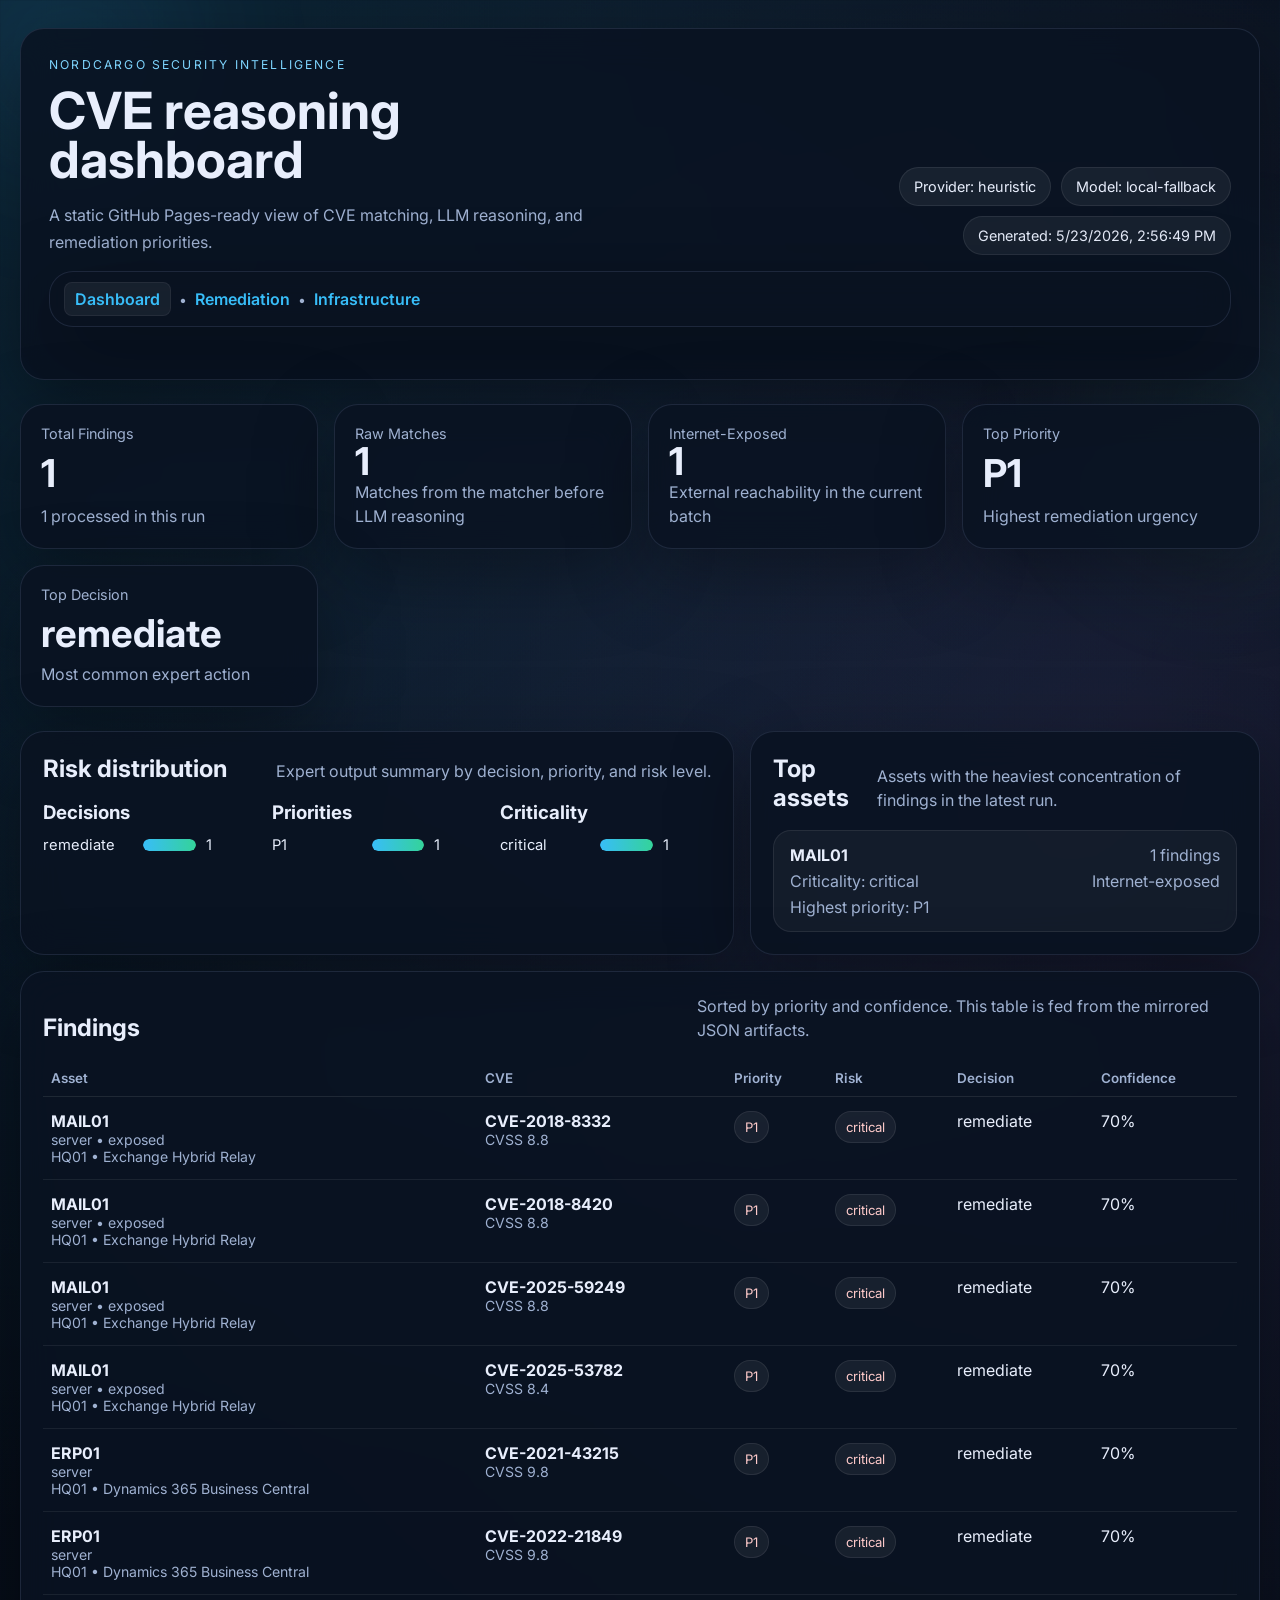
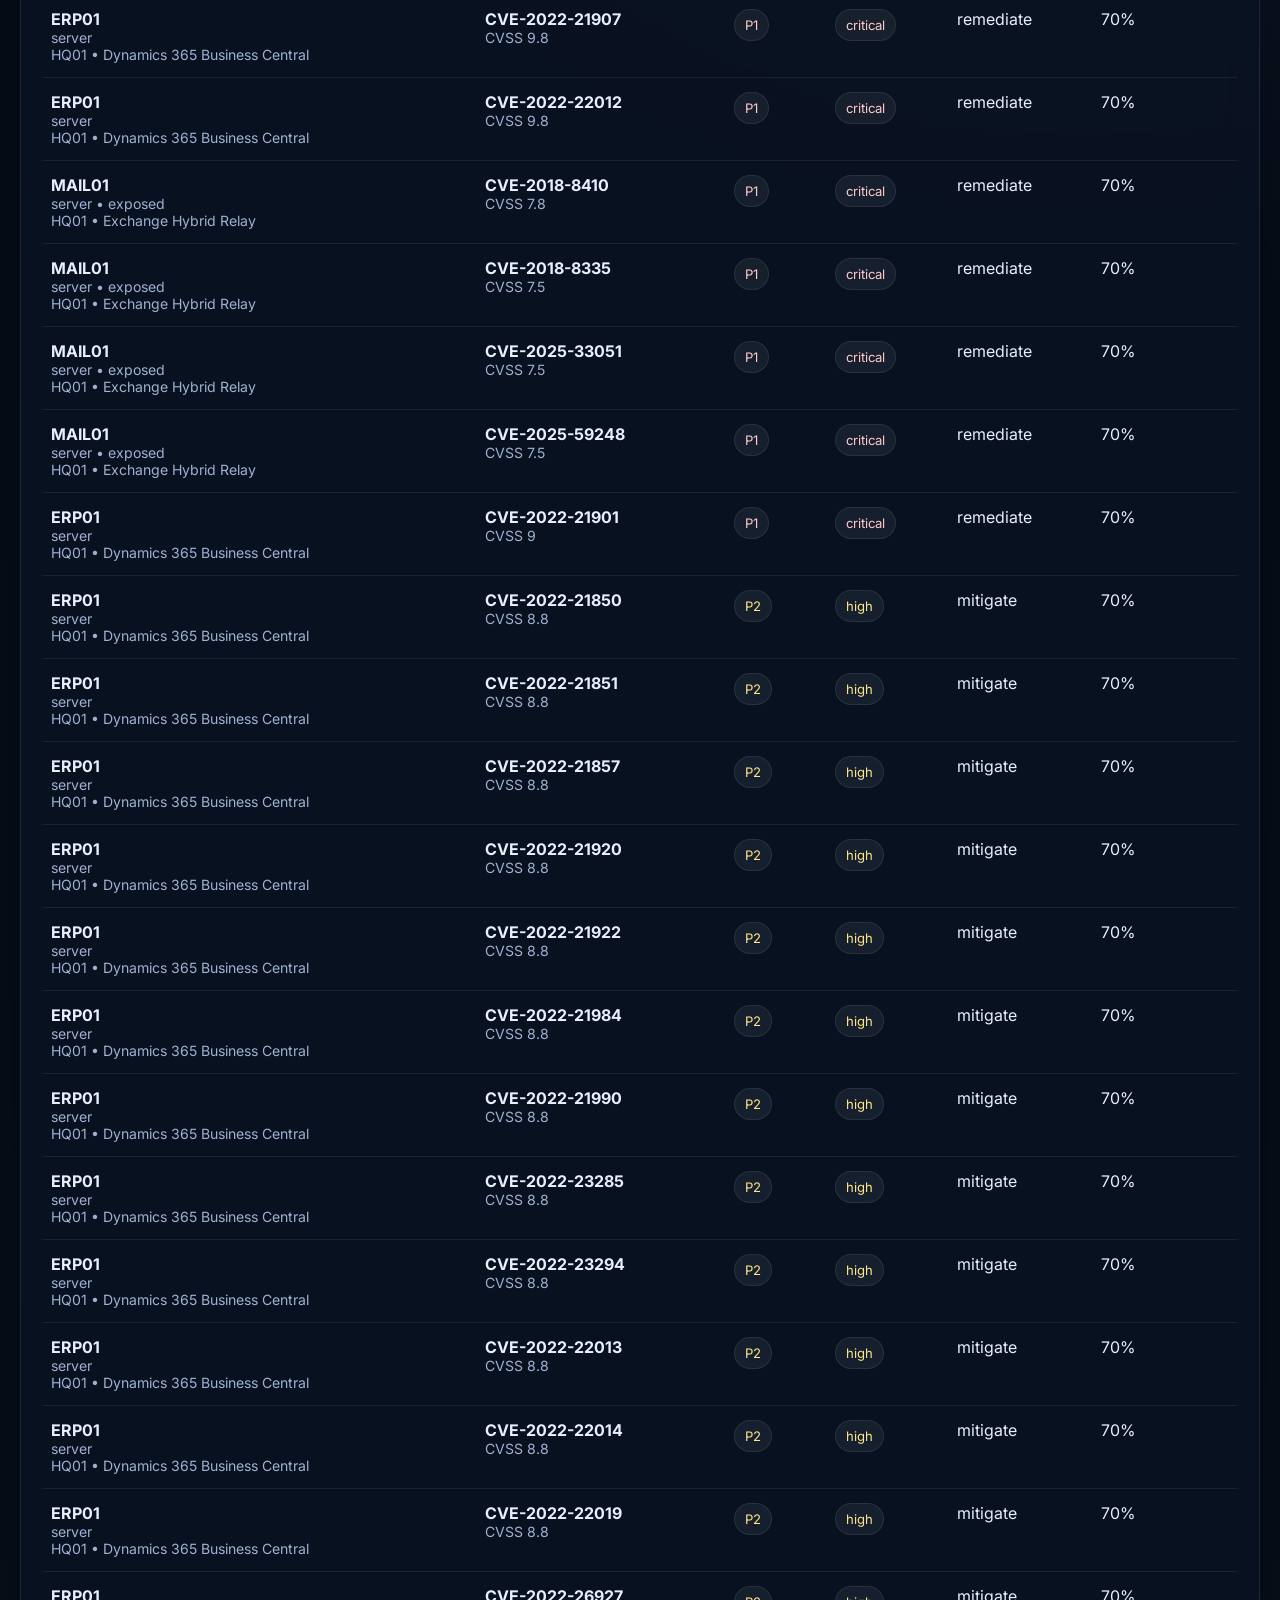
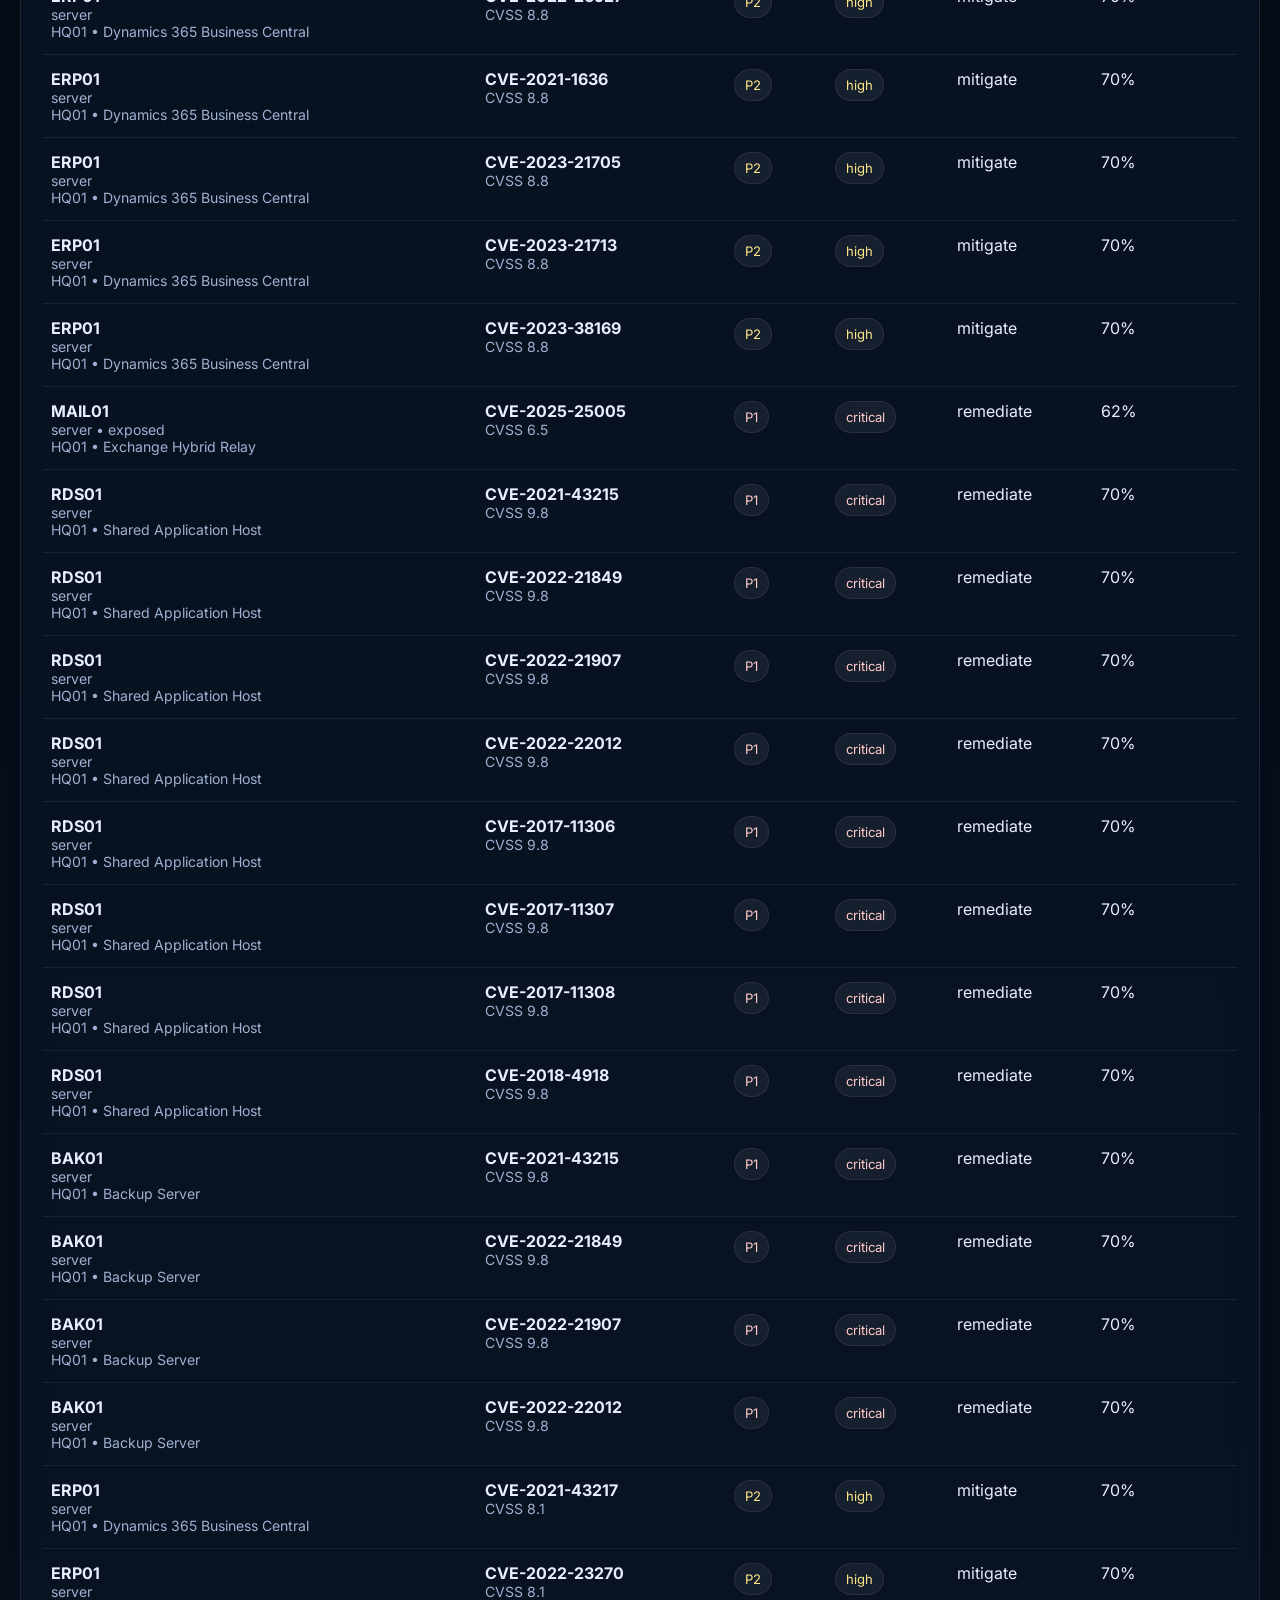
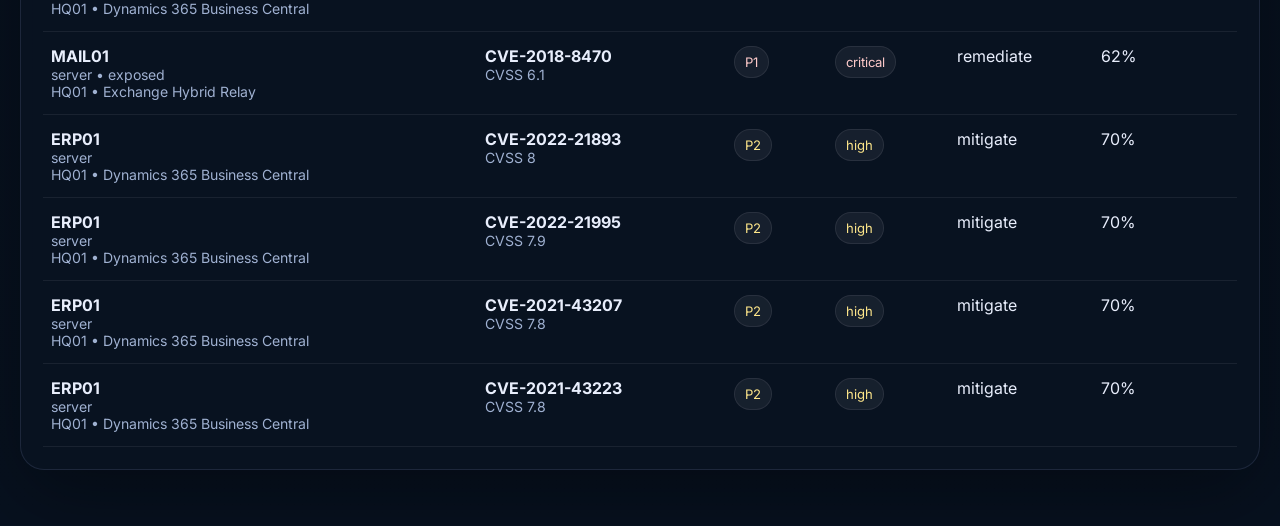
<file: frontend/public/index.html>
<!doctype html>
<html lang="en">
<head>
  <meta charset="utf-8" />
  <meta name="viewport" content="width=device-width, initial-scale=1" />
  <meta name="color-scheme" content="dark light" />
  <title>NordCargo Security Intelligence</title>
  <link rel="preconnect" href="https://fonts.googleapis.com">
  <link rel="preconnect" href="https://fonts.gstatic.com" crossorigin>
  <link href="https://fonts.googleapis.com/css2?family=Inter:wght@400;500;600;700;800&display=swap" rel="stylesheet">
  <link rel="stylesheet" href="styles.css" />
  <script defer src="app.js"></script>
</head>
<body>
  <div class="background-orb background-orb-a"></div>
  <div class="background-orb background-orb-b"></div>

  <main class="shell">
    <header class="hero card">
      <div class="eyebrow">NordCargo Security Intelligence</div>
      <div class="hero-grid">
        <div>
          <h1>CVE reasoning dashboard</h1>
          <p class="lead">
            A static GitHub Pages-ready view of CVE matching, LLM reasoning, and remediation priorities.
          </p>
        </div>
        <div class="hero-meta">
          <div class="meta-chip" id="providerChip">Loading provider…</div>
          <div class="meta-chip" id="modelChip">Loading model…</div>
          <div class="meta-chip" id="timestampChip">Loading timestamp…</div>
        </div>
      </div>
      <nav class="site-nav card">
        <a class="nav-link" href="index.html">Dashboard</a>
        <span class="muted">•</span>
        <a class="nav-link" href="remediation.html">Remediation</a>
        <span class="muted">•</span>
        <a class="nav-link" href="infrastructure.html">Infrastructure</a>
      </nav>
    </header>

    <section class="stats-grid" id="statsGrid">
      <article class="card stat">
        <span class="stat-label">Total Findings</span>
        <strong id="totalFindings">—</strong>
        <span class="stat-note" id="processedFindings">—</span>
      </article>
      <article class="card stat">
        <span class="stat-label">Raw Matches</span>
        <strong id="rawMatches">—</strong>
        <span class="stat-note">Matches from the matcher before LLM reasoning</span>
      </article>
      <article class="card stat">
        <span class="stat-label">Internet-Exposed</span>
        <strong id="internetExposed">—</strong>
        <span class="stat-note">External reachability in the current batch</span>
      </article>
      <article class="card stat">
        <span class="stat-label">Top Priority</span>
        <strong id="topPriority">—</strong>
        <span class="stat-note">Highest remediation urgency</span>
      </article>
      <article class="card stat">
        <span class="stat-label">Top Decision</span>
        <strong id="topDecision">—</strong>
        <span class="stat-note">Most common expert action</span>
      </article>
    </section>

    <section class="layout">
      <article class="card panel">
        <div class="panel-head">
          <h2>Risk distribution</h2>
          <p>Expert output summary by decision, priority, and risk level.</p>
        </div>
        <div class="chart-grid">
          <div>
            <h3>Decisions</h3>
            <div id="decisionBars" class="bars"></div>
          </div>
          <div>
            <h3>Priorities</h3>
            <div id="priorityBars" class="bars"></div>
          </div>
          <div>
            <h3>Criticality</h3>
            <div id="criticalityBars" class="bars"></div>
          </div>
        </div>
      </article>

      <article class="card panel">
        <div class="panel-head">
          <h2>Top assets</h2>
          <p>Assets with the heaviest concentration of findings in the latest run.</p>
        </div>
        <div id="topAssets" class="stack-list"></div>
      </article>
    </section>

    <section class="card panel">
      <div class="panel-head">
        <h2>Findings</h2>
        <p>Sorted by priority and confidence. This table is fed from the mirrored JSON artifacts.</p>
      </div>
      <div class="table-wrap">
        <table>
          <thead>
            <tr>
              <th>Asset</th>
              <th>CVE</th>
              <th>Priority</th>
              <th>Risk</th>
              <th>Decision</th>
              <th>Confidence</th>
            </tr>
          </thead>
          <tbody id="findingsTable"></tbody>
        </table>
      </div>
    </section>
  </main>
  <script>
    (function(){
      const links = document.querySelectorAll('.site-nav .nav-link');
      const path = window.location.pathname.split('/').pop() || 'index.html';
      links.forEach(a => {
        if (a.getAttribute('href') === path) a.classList.add('active');
      });
    })();
  </script>
</body>
</html>
</file>
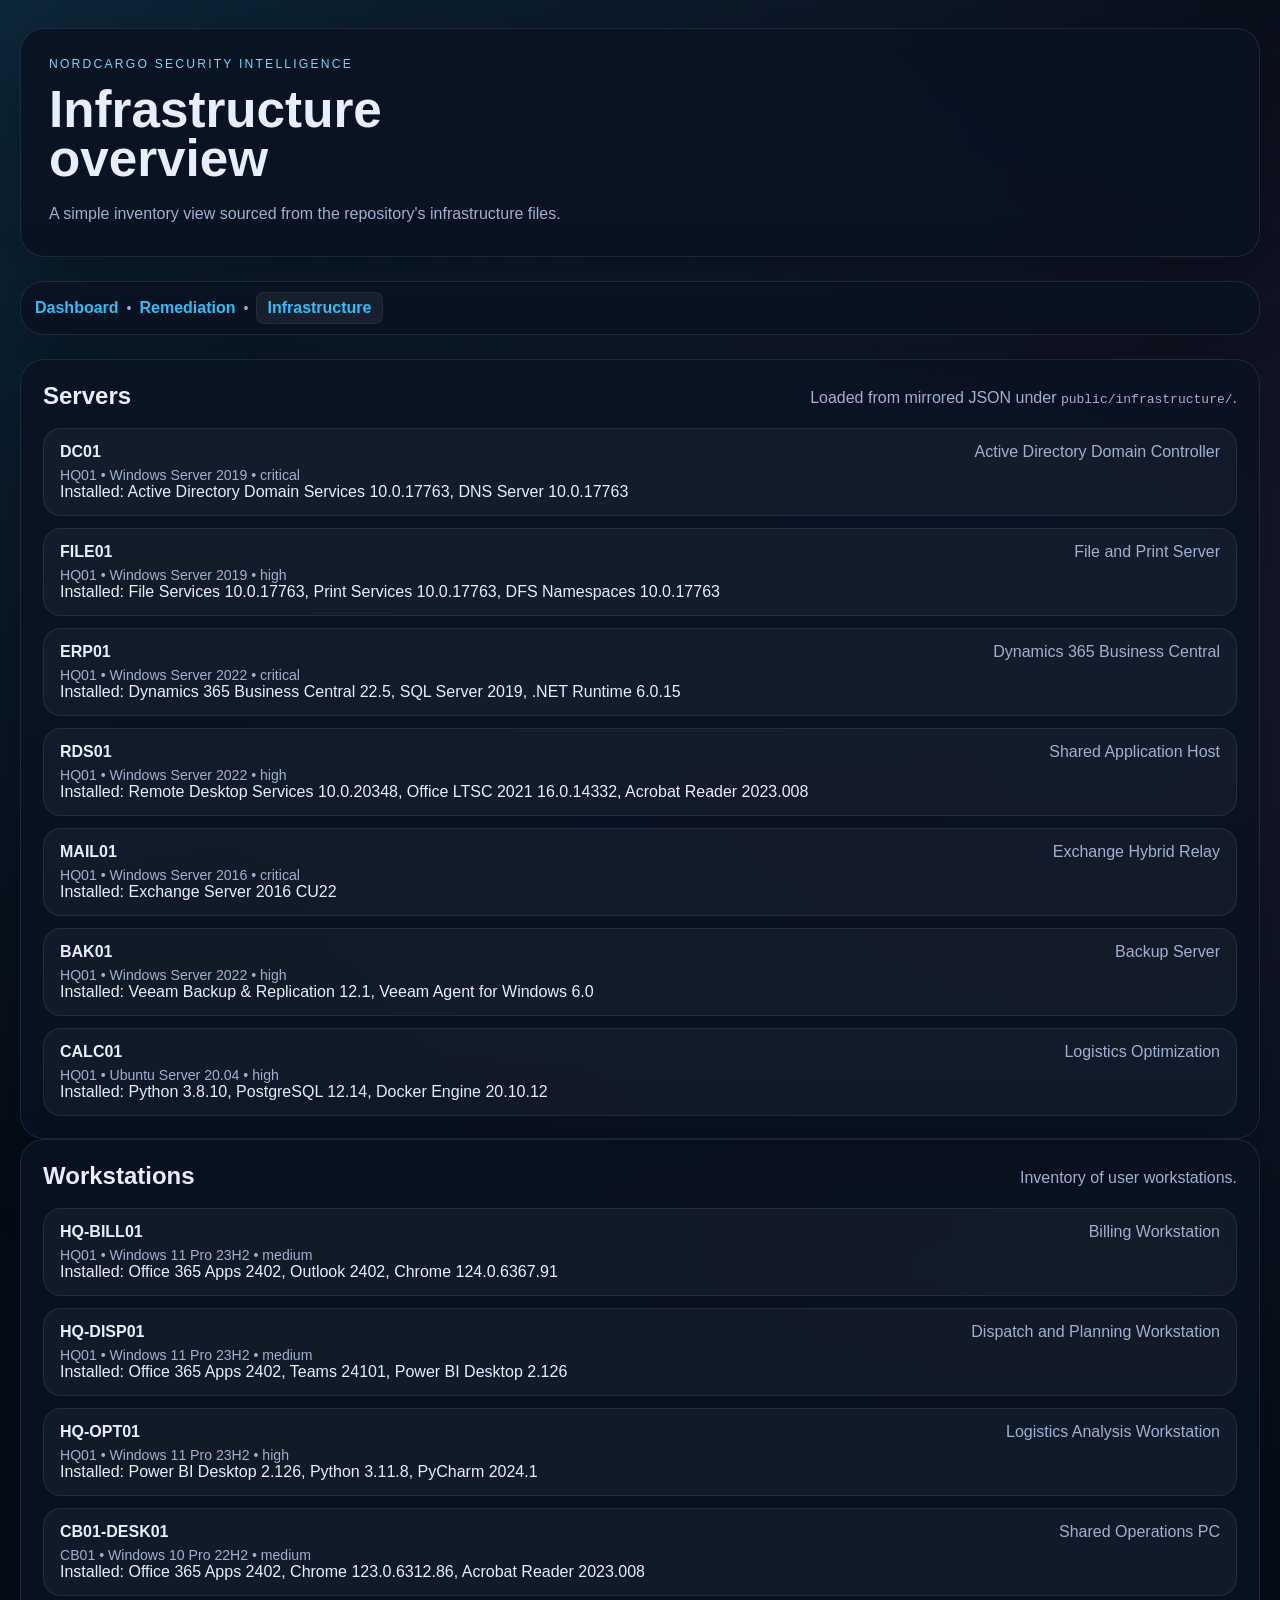
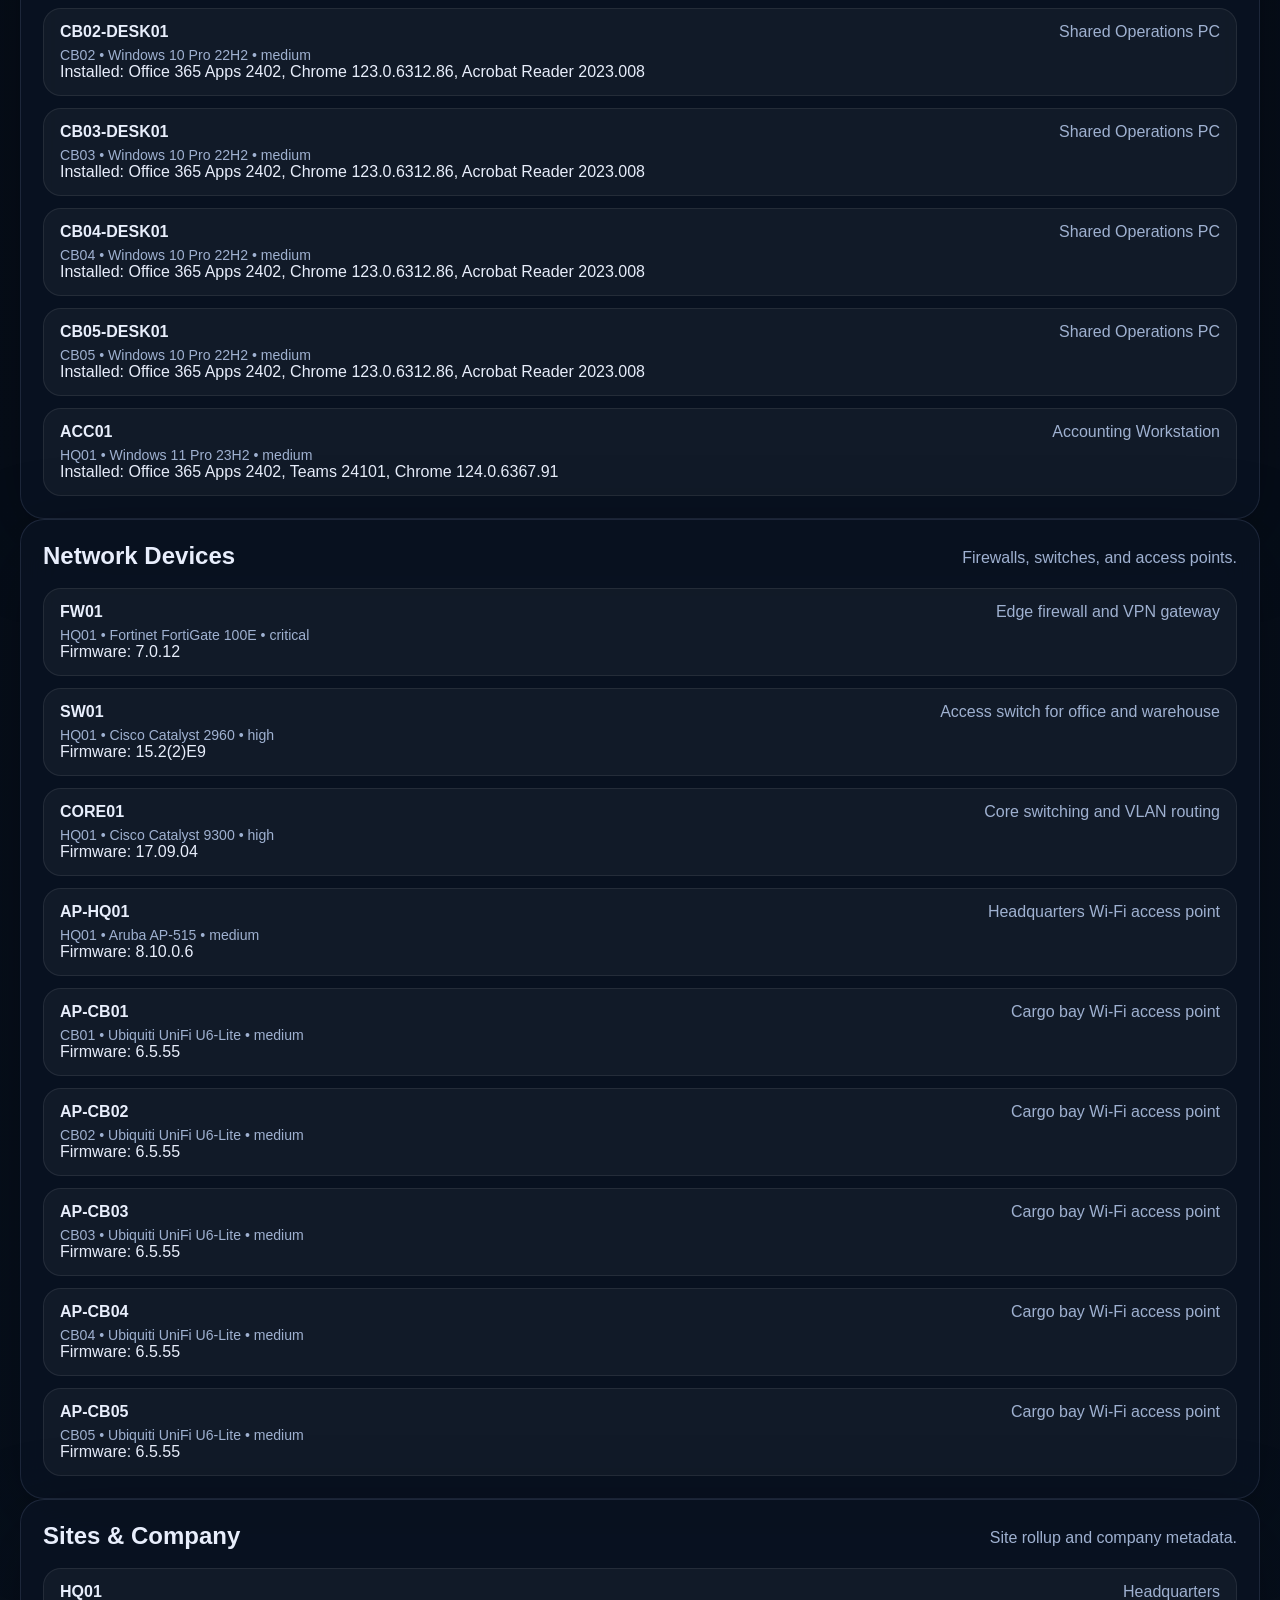
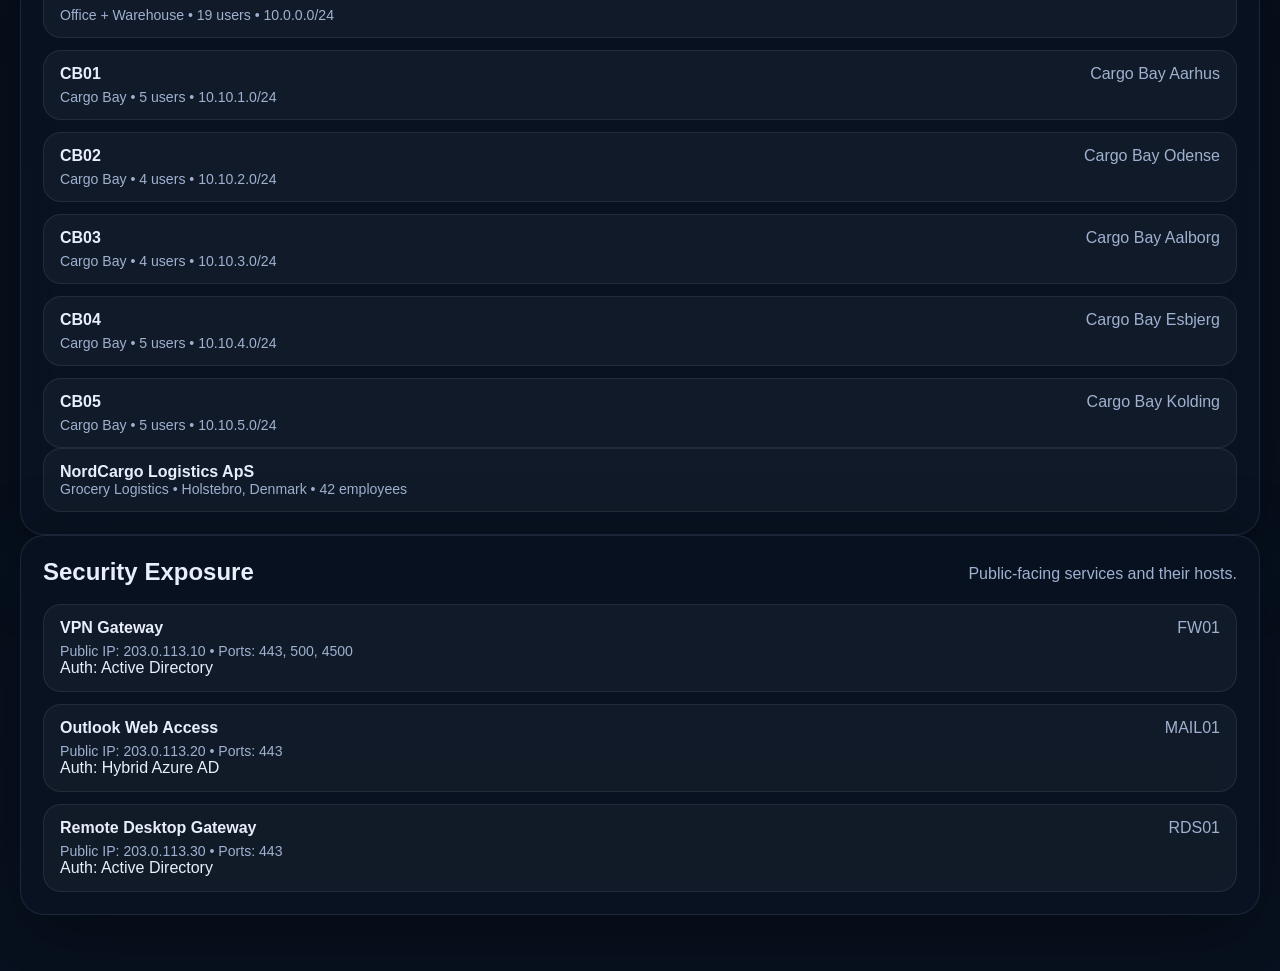
<file: frontend/infrastructure.html>
<!doctype html>
<html lang="en">
<head>
  <meta charset="utf-8" />
  <meta name="viewport" content="width=device-width, initial-scale=1" />
  <title>Infrastructure — NordCargo Security Intelligence</title>
  <link rel="stylesheet" href="styles.css" />
</head>
<body>
  <main class="shell">
    <header class="hero card">
      <div class="eyebrow">NordCargo Security Intelligence</div>
      <div class="hero-grid">
        <div>
          <h1>Infrastructure overview</h1>
          <p class="lead">A simple inventory view sourced from the repository's infrastructure files.</p>
        </div>
      </div>
    </header>

    <nav class="site-nav card">
      <a class="nav-link" href="index.html">Dashboard</a>
      <span class="muted">•</span>
      <a class="nav-link" href="remediation.html">Remediation</a>
      <span class="muted">•</span>
      <a class="nav-link" href="infrastructure.html">Infrastructure</a>
    </nav>

    <section class="card panel">
      <div class="panel-head">
        <h2>Servers</h2>
        <p>Loaded from mirrored JSON under <code>public/infrastructure/</code>.</p>
      </div>
      <div id="serversList" class="stack-list"></div>
    </section>

    <section class="card panel">
      <div class="panel-head">
        <h2>Workstations</h2>
        <p>Inventory of user workstations.</p>
      </div>
      <div id="workstationsList" class="stack-list"></div>
    </section>

    <section class="card panel">
      <div class="panel-head">
        <h2>Network Devices</h2>
        <p>Firewalls, switches, and access points.</p>
      </div>
      <div id="networkList" class="stack-list"></div>
    </section>

    <section class="card panel">
      <div class="panel-head">
        <h2>Sites & Company</h2>
        <p>Site rollup and company metadata.</p>
      </div>
      <div id="sitesList" class="stack-list"></div>
      <div id="companyMeta" class="stack-list"></div>
    </section>

    <section class="card panel">
      <div class="panel-head">
        <h2>Security Exposure</h2>
        <p>Public-facing services and their hosts.</p>
      </div>
      <div id="exposureList" class="stack-list"></div>
    </section>
  </main>

  <script>
    async function loadInfrastructure() {
      const base = 'public/infrastructure';
      async function fetchJson(path) {
        const resp = await fetch(path, { cache: 'no-store' });
        if (!resp.ok) return null;
        return resp.json();
      }

      const [servers, workstations, network, sites, company, departments, exposure] = await Promise.all([
        fetchJson(`${base}/servers.json`),
        fetchJson(`${base}/workstations.json`),
        fetchJson(`${base}/network.json`),
        fetchJson(`${base}/sites.json`),
        fetchJson(`${base}/company.json`),
        fetchJson(`${base}/departments.json`),
        fetchJson(`${base}/exposure.json`),
      ]);

      const rootServers = document.getElementById('serversList');
      if (servers && servers.servers) {
        rootServers.innerHTML = '';
        servers.servers.forEach(s => {
          const el = document.createElement('div');
          el.className = 'stack-item';
          el.innerHTML = `
            <div class="stack-item-top"><strong>${s.hostname}</strong><span>${s.role}</span></div>
            <div class="muted">${s.site} • ${s.os?.name || ''} ${s.os?.version || ''} • ${s.criticality}</div>
            <div>Installed: ${(s.installed_software || []).map(i => `${i.product} ${i.version}`).join(', ')}</div>
          `;
          rootServers.appendChild(el);
        });
      } else {
        rootServers.innerHTML = '<div class="stack-item">No servers data available.</div>';
      }

      const rootWork = document.getElementById('workstationsList');
      if (workstations && workstations.workstations) {
        rootWork.innerHTML = '';
        workstations.workstations.forEach(w => {
          const el = document.createElement('div');
          el.className = 'stack-item';
          el.innerHTML = `
            <div class="stack-item-top"><strong>${w.hostname}</strong><span>${w.type}</span></div>
            <div class="muted">${w.site} • ${w.os?.name || ''} ${w.os?.version || ''} • ${w.criticality}</div>
            <div>Installed: ${(w.installed_software || []).map(i => `${i.product} ${i.version}`).join(', ')}</div>
          `;
          rootWork.appendChild(el);
        });
      } else {
        rootWork.innerHTML = '<div class="stack-item">No workstations data available.</div>';
      }

      const rootNet = document.getElementById('networkList');
      if (network && network.network_devices) {
        rootNet.innerHTML = '';
        network.network_devices.forEach(n => {
          const el = document.createElement('div');
          el.className = 'stack-item';
          el.innerHTML = `
            <div class="stack-item-top"><strong>${n.hostname}</strong><span>${n.role || n.product}</span></div>
            <div class="muted">${n.site || ''} • ${n.vendor} ${n.product} • ${n.criticality}</div>
            <div>Firmware: ${n.firmware_version || 'n/a'}</div>
          `;
          rootNet.appendChild(el);
        });
      } else {
        rootNet.innerHTML = '<div class="stack-item">No network data available.</div>';
      }

      const rootSites = document.getElementById('sitesList');
      const rootCompany = document.getElementById('companyMeta');
      if (sites && sites.sites) {
        rootSites.innerHTML = '';
        sites.sites.forEach(s => {
          const el = document.createElement('div');
          el.className = 'stack-item';
          el.innerHTML = `
            <div class="stack-item-top"><strong>${s.site_id}</strong><span>${s.name}</span></div>
            <div class="muted">${s.type} • ${s.users} users • ${s.subnet}</div>
          `;
          rootSites.appendChild(el);
        });
      } else {
        rootSites.innerHTML = '<div class="stack-item">No sites data available.</div>';
      }

      if (company) {
        rootCompany.innerHTML = `<div class="stack-item"><strong>${company.company_name}</strong><div class="muted">${company.industry} • ${company.headquarters} • ${company.employee_count} employees</div></div>`;
      } else {
        rootCompany.innerHTML = '<div class="stack-item">No company metadata available.</div>';
      }

      const rootExp = document.getElementById('exposureList');
      if (exposure && exposure.external_services) {
        rootExp.innerHTML = '';
        exposure.external_services.forEach(e => {
          const el = document.createElement('div');
          el.className = 'stack-item';
          el.innerHTML = `
            <div class="stack-item-top"><strong>${e.service}</strong><span>${e.host}</span></div>
            <div class="muted">Public IP: ${e.public_ip} • Ports: ${e.ports.join(', ')}</div>
            <div>Auth: ${e.authentication}</div>
          `;
          rootExp.appendChild(el);
        });
      } else {
        rootExp.innerHTML = '<div class="stack-item">No exposure data available.</div>';
      }
    }
    loadInfrastructure();

    // Mark active nav link
    (function(){
      const links = document.querySelectorAll('.site-nav .nav-link');
      const path = window.location.pathname.split('/').pop() || 'index.html';
      links.forEach(a => { if (a.getAttribute('href') === path) a.classList.add('active'); });
    })();
  </script>
</body>
</html>
</file>
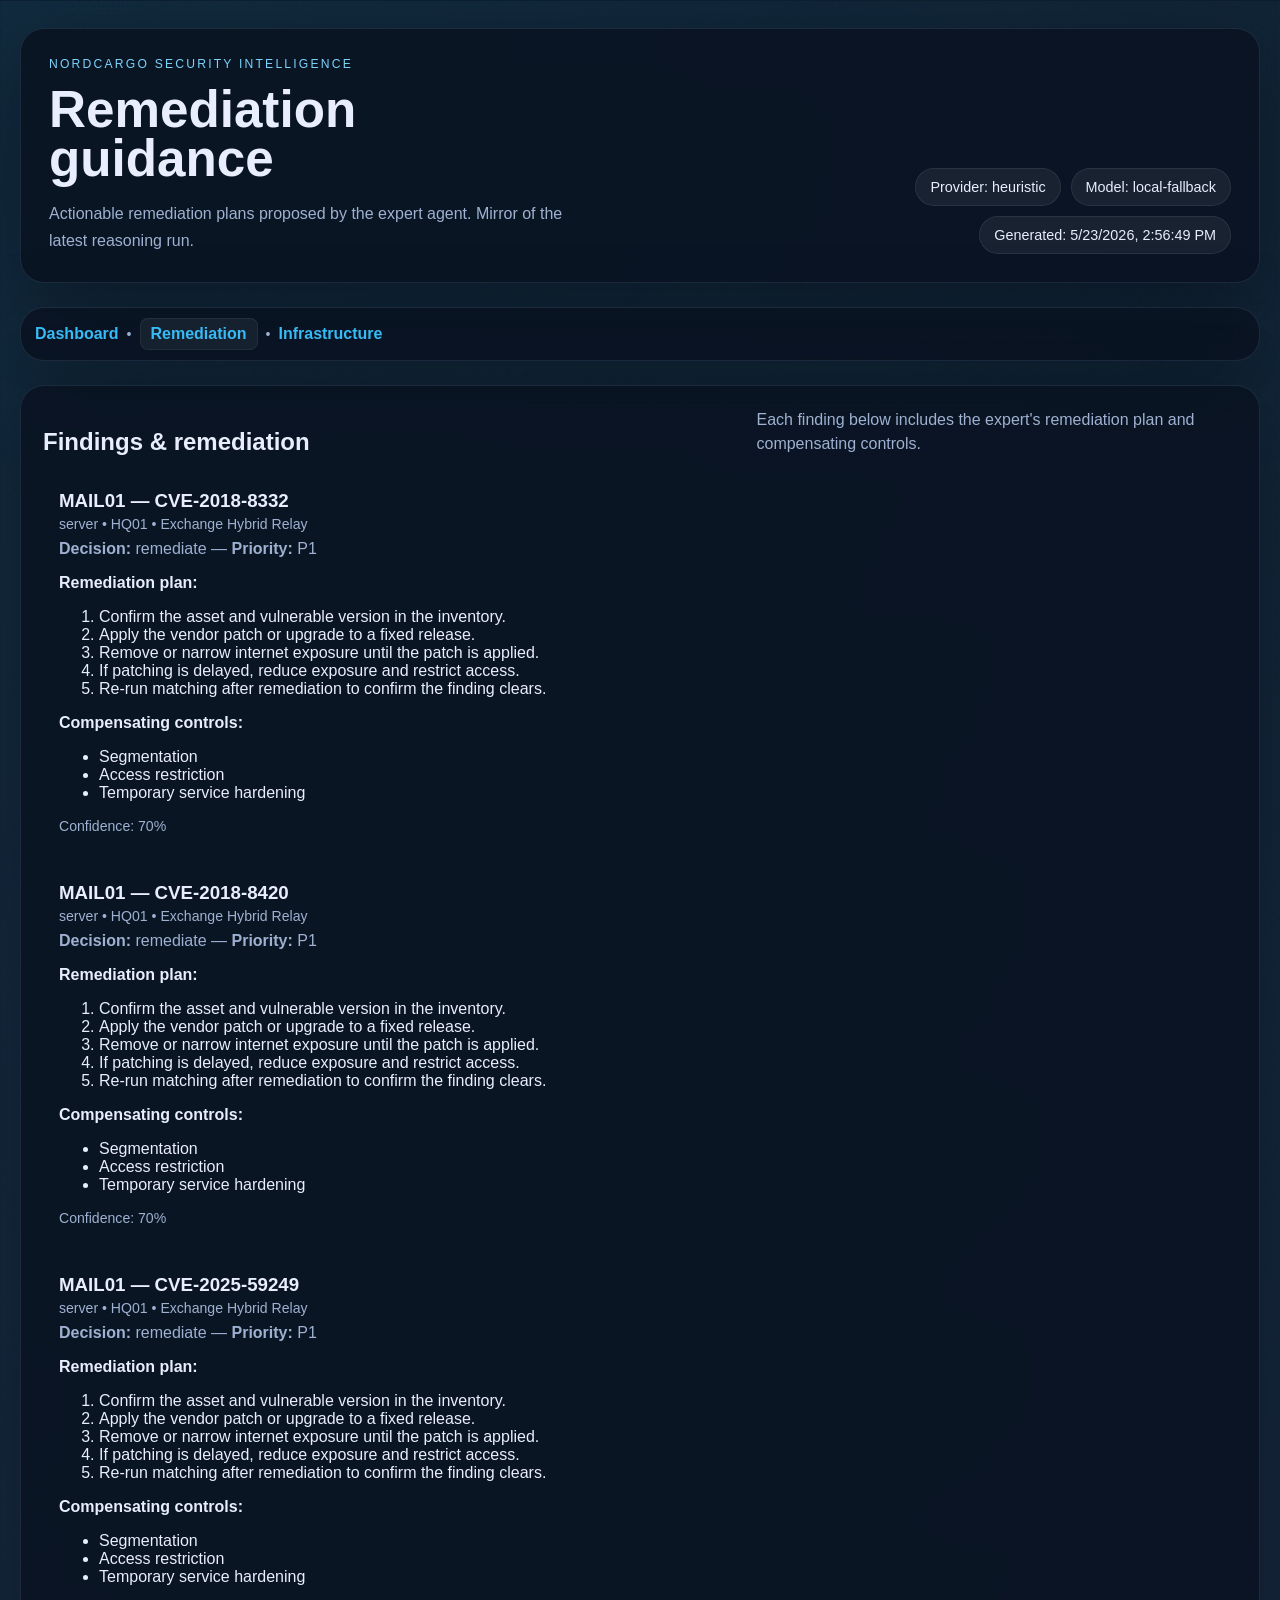
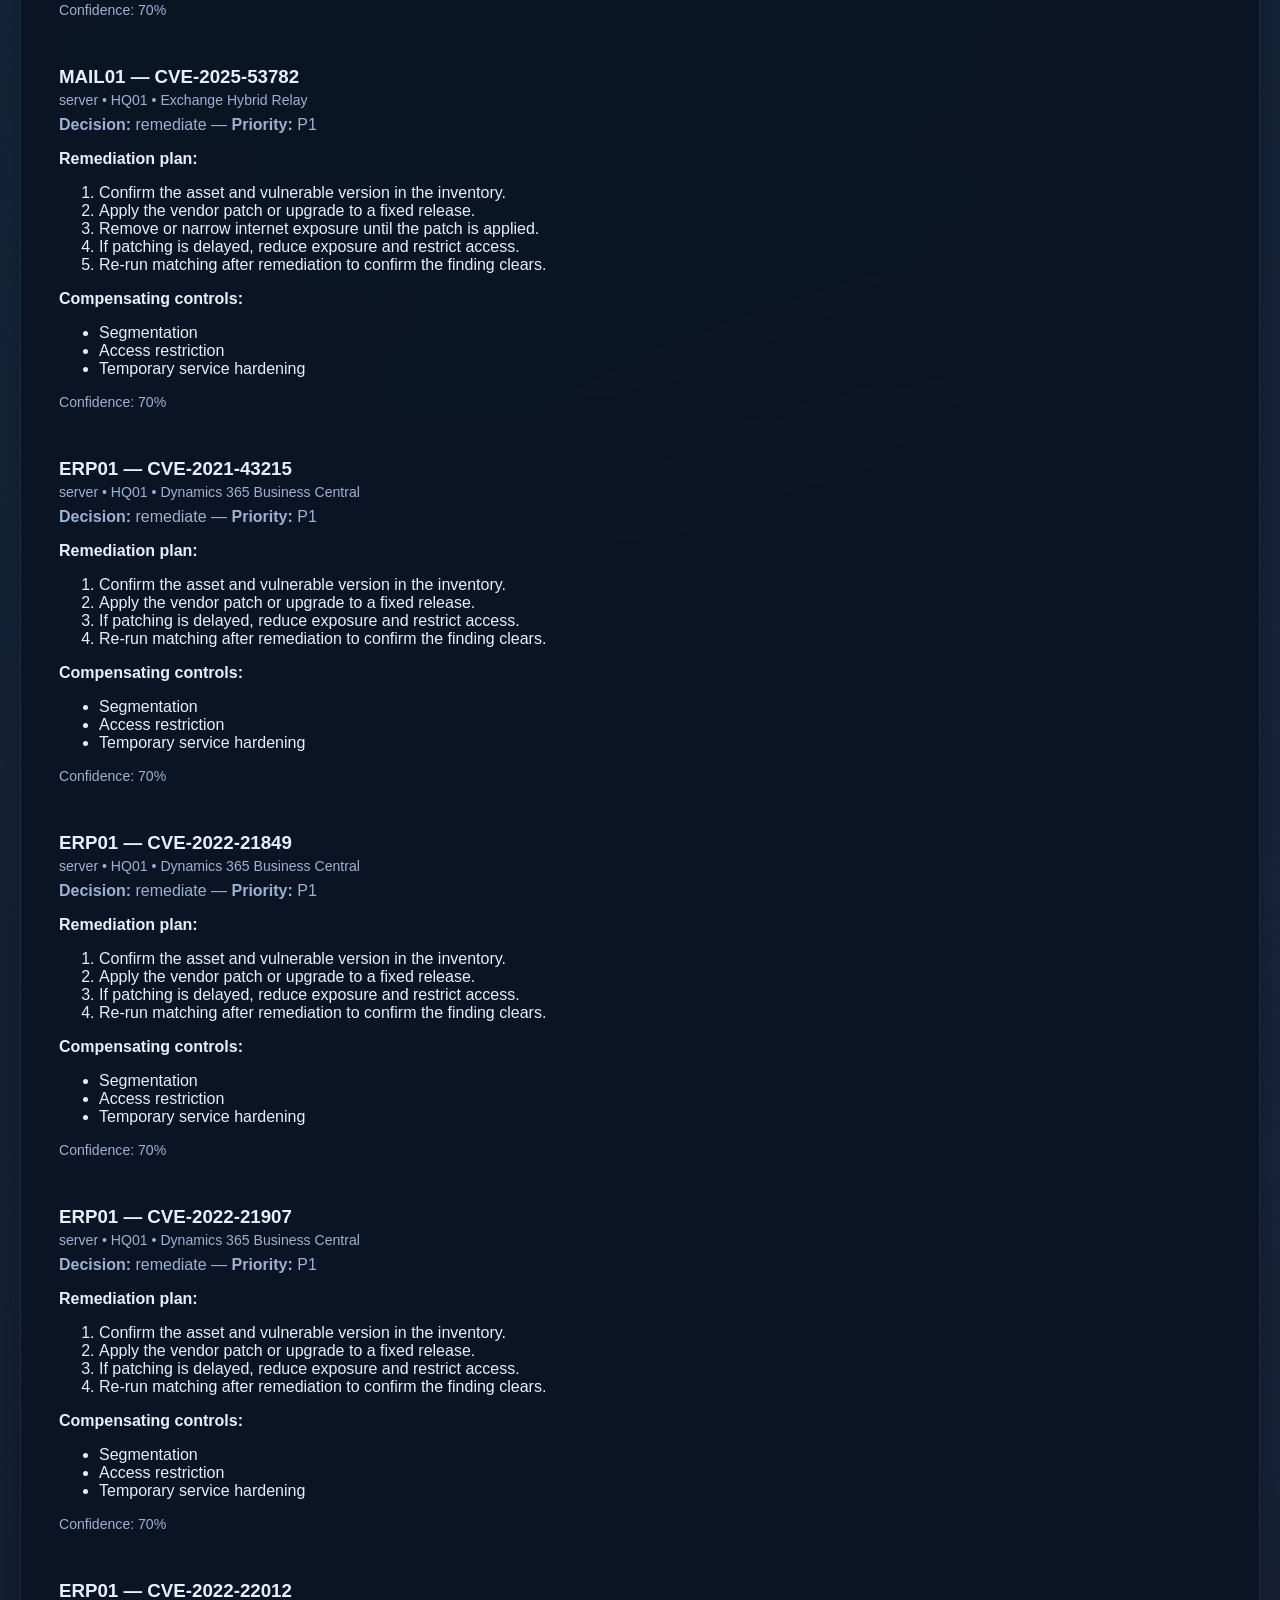
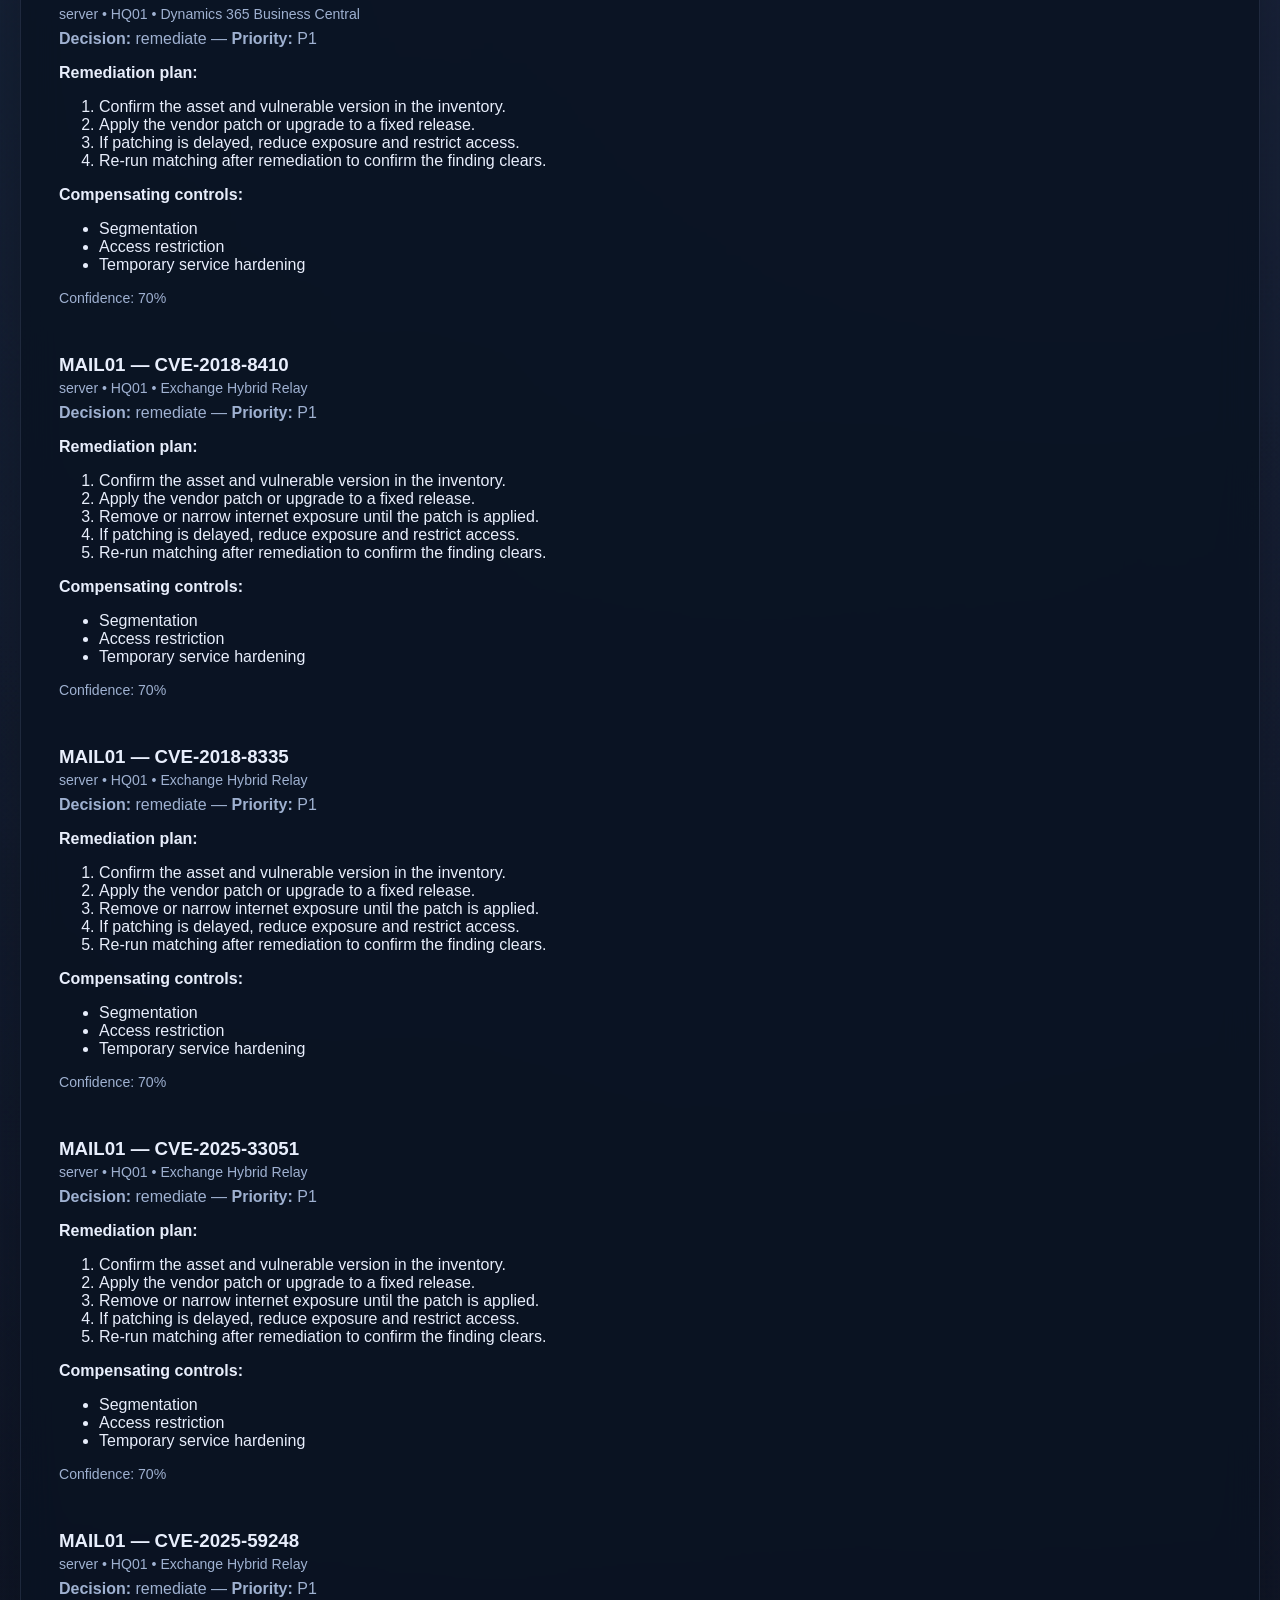
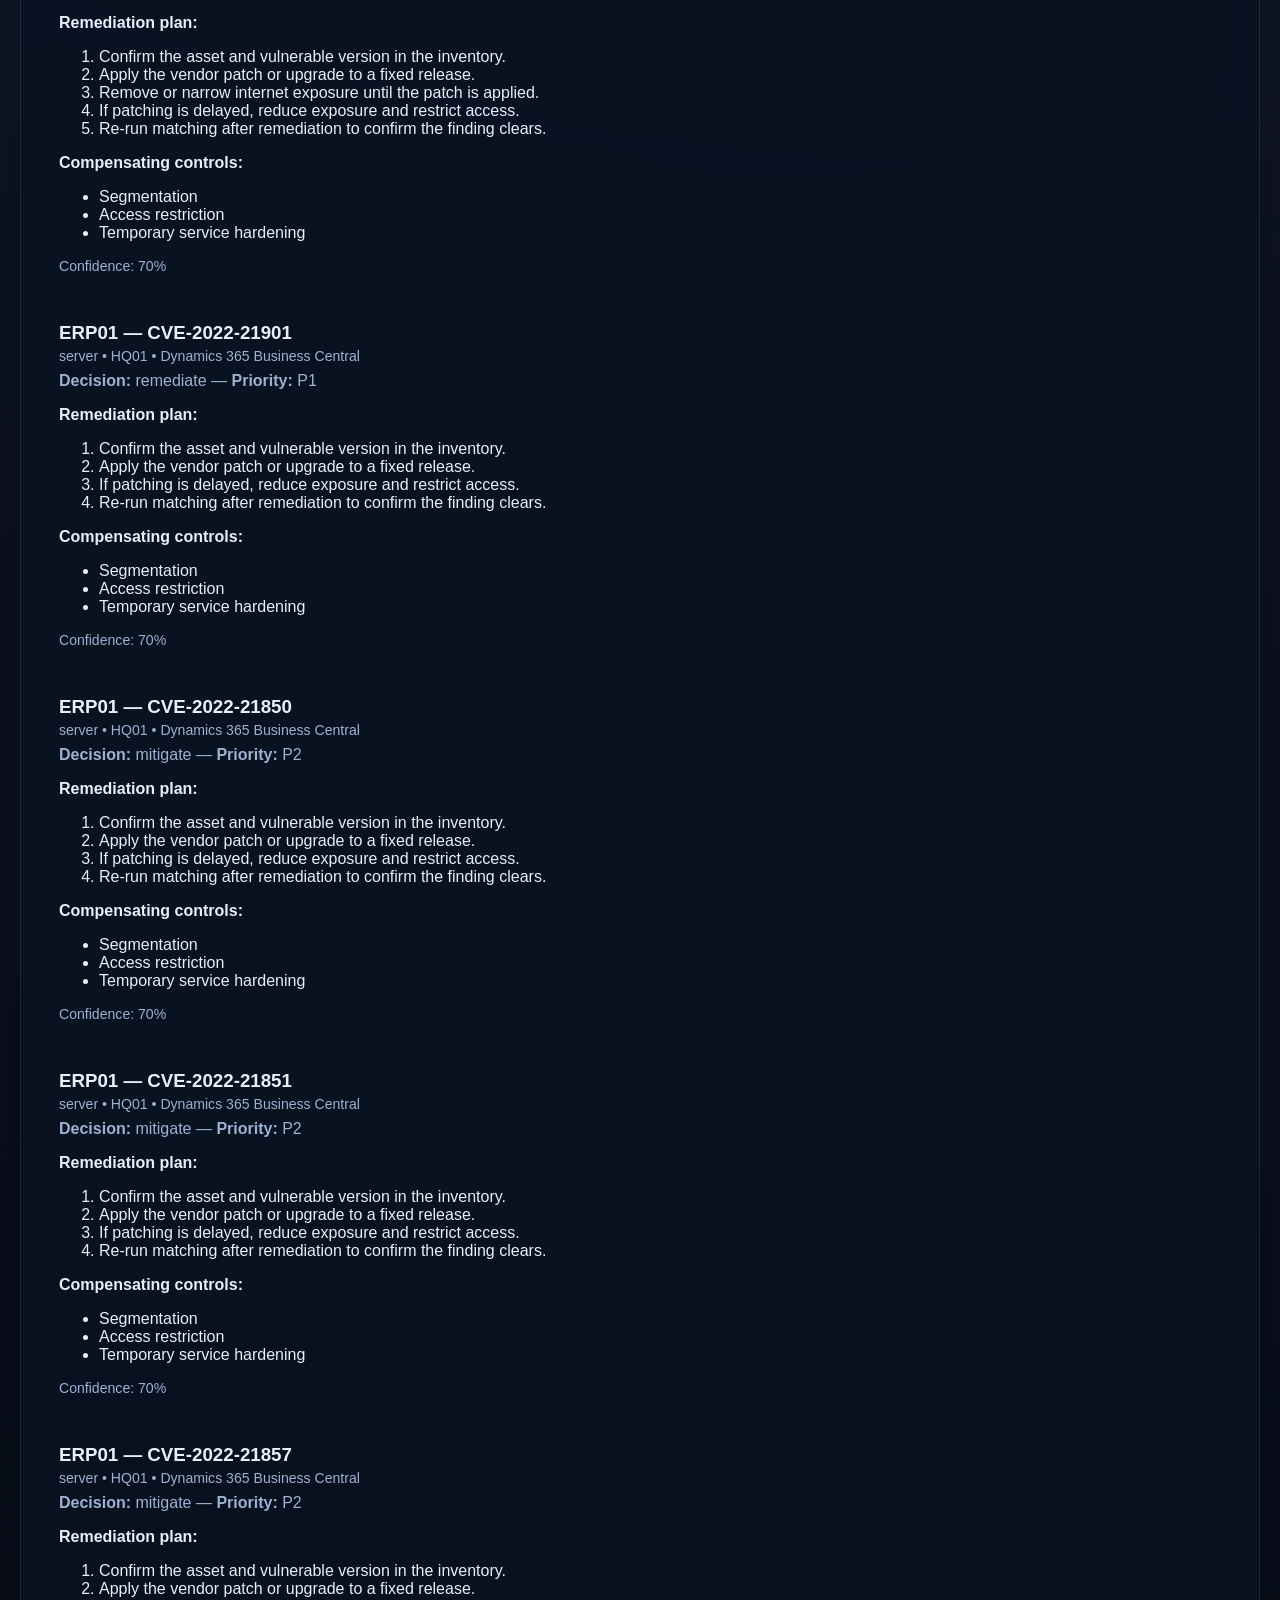
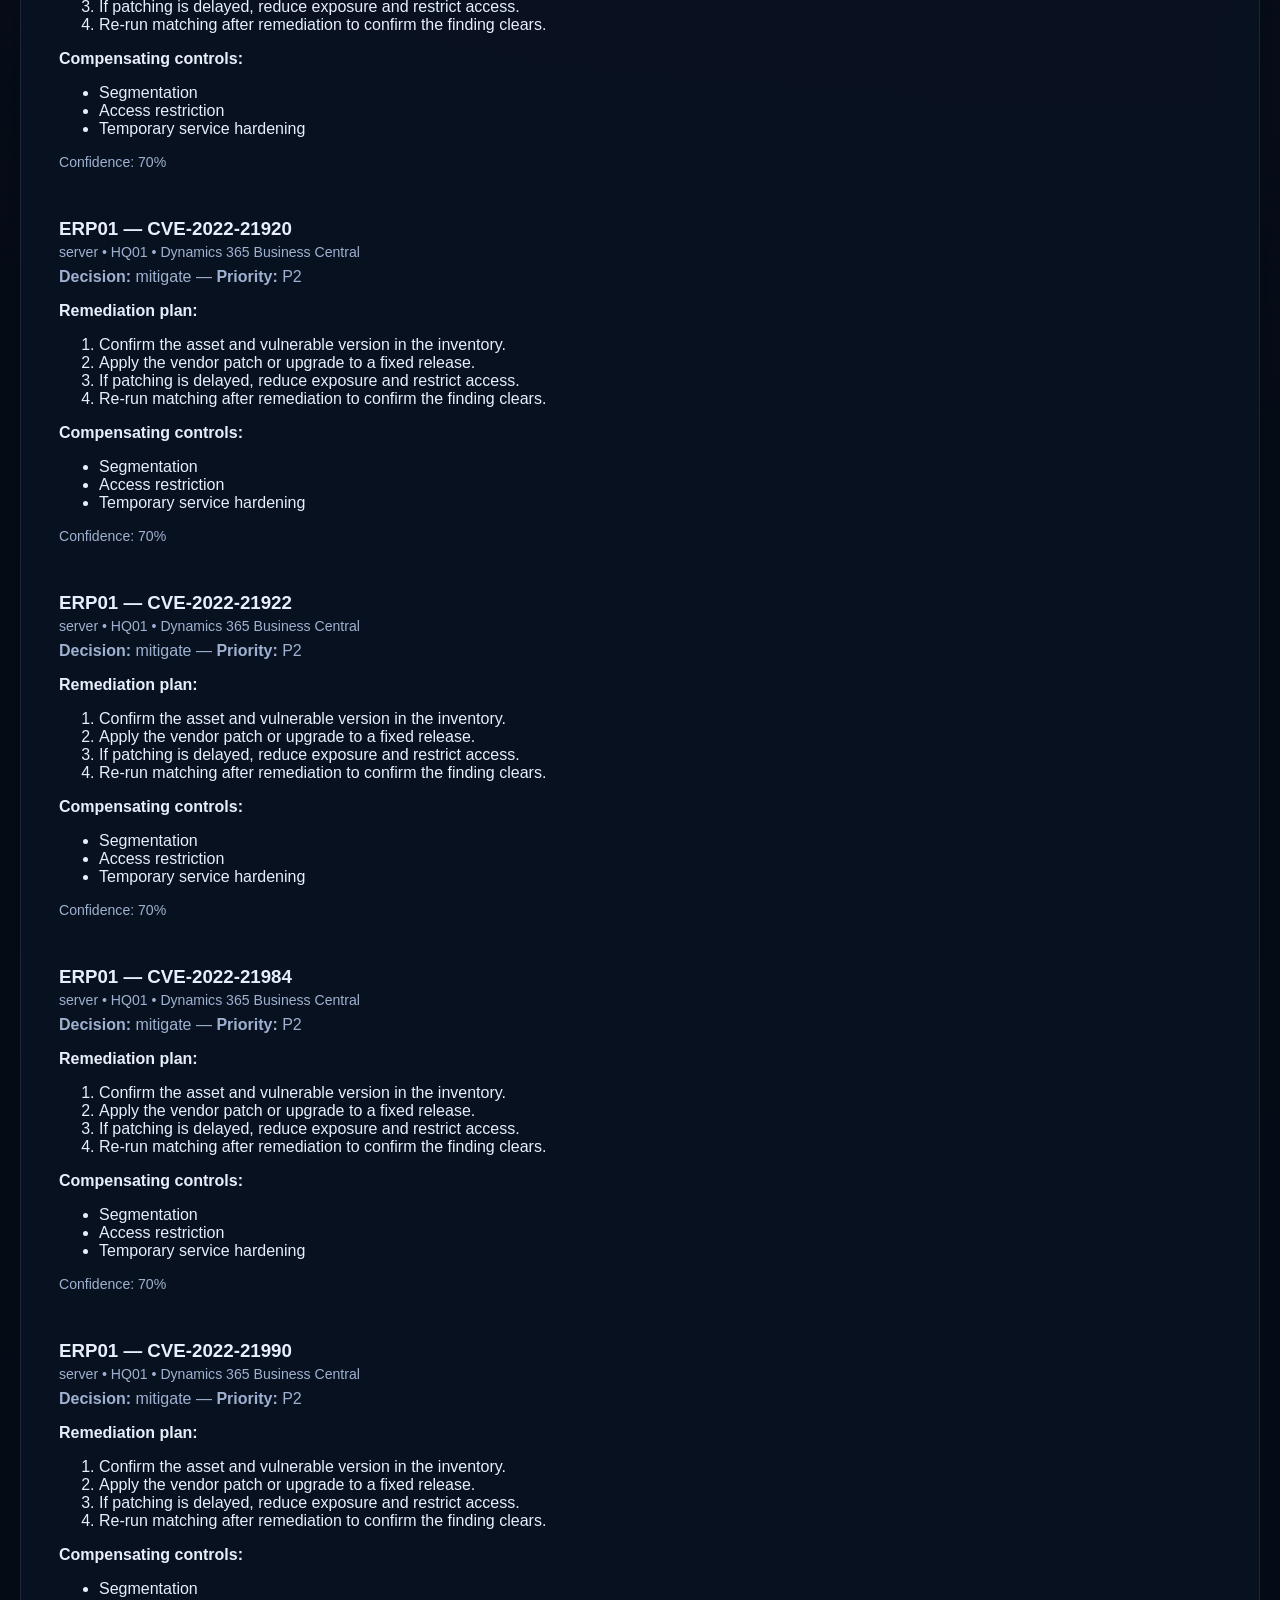
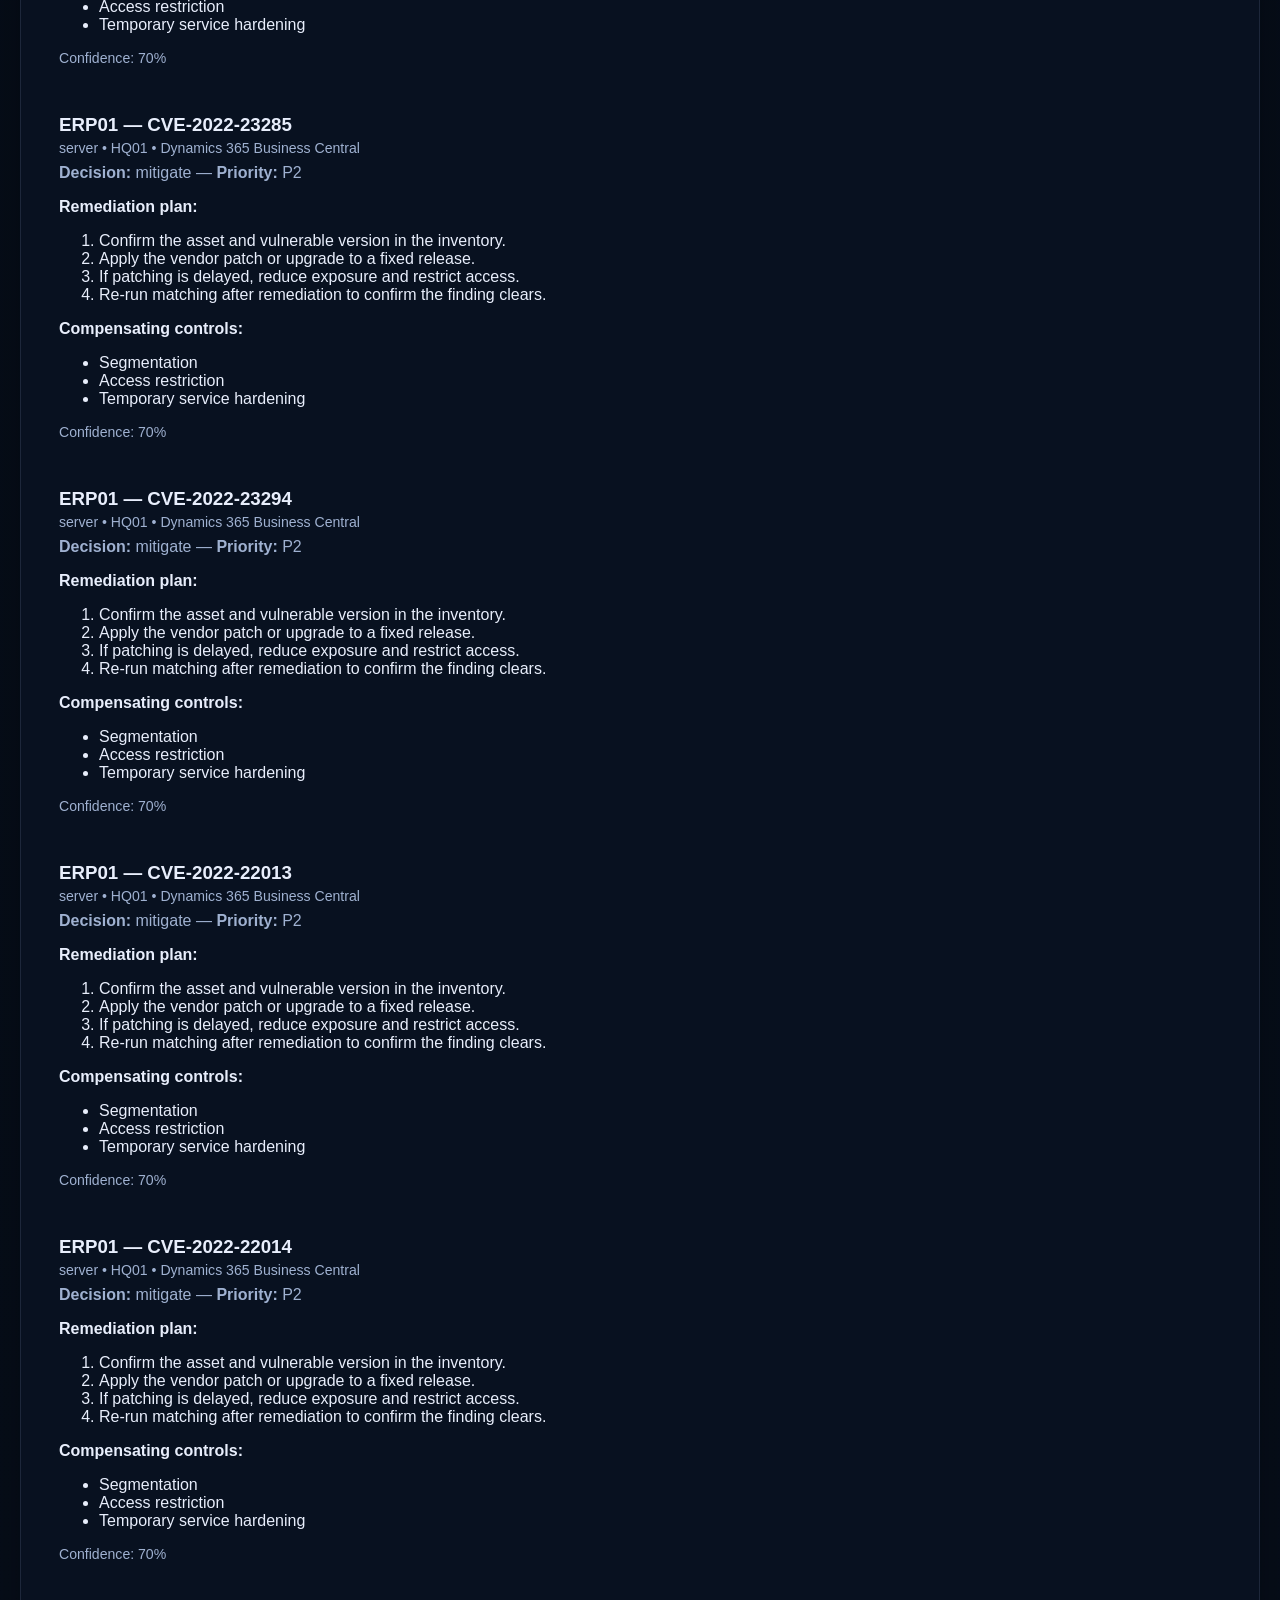
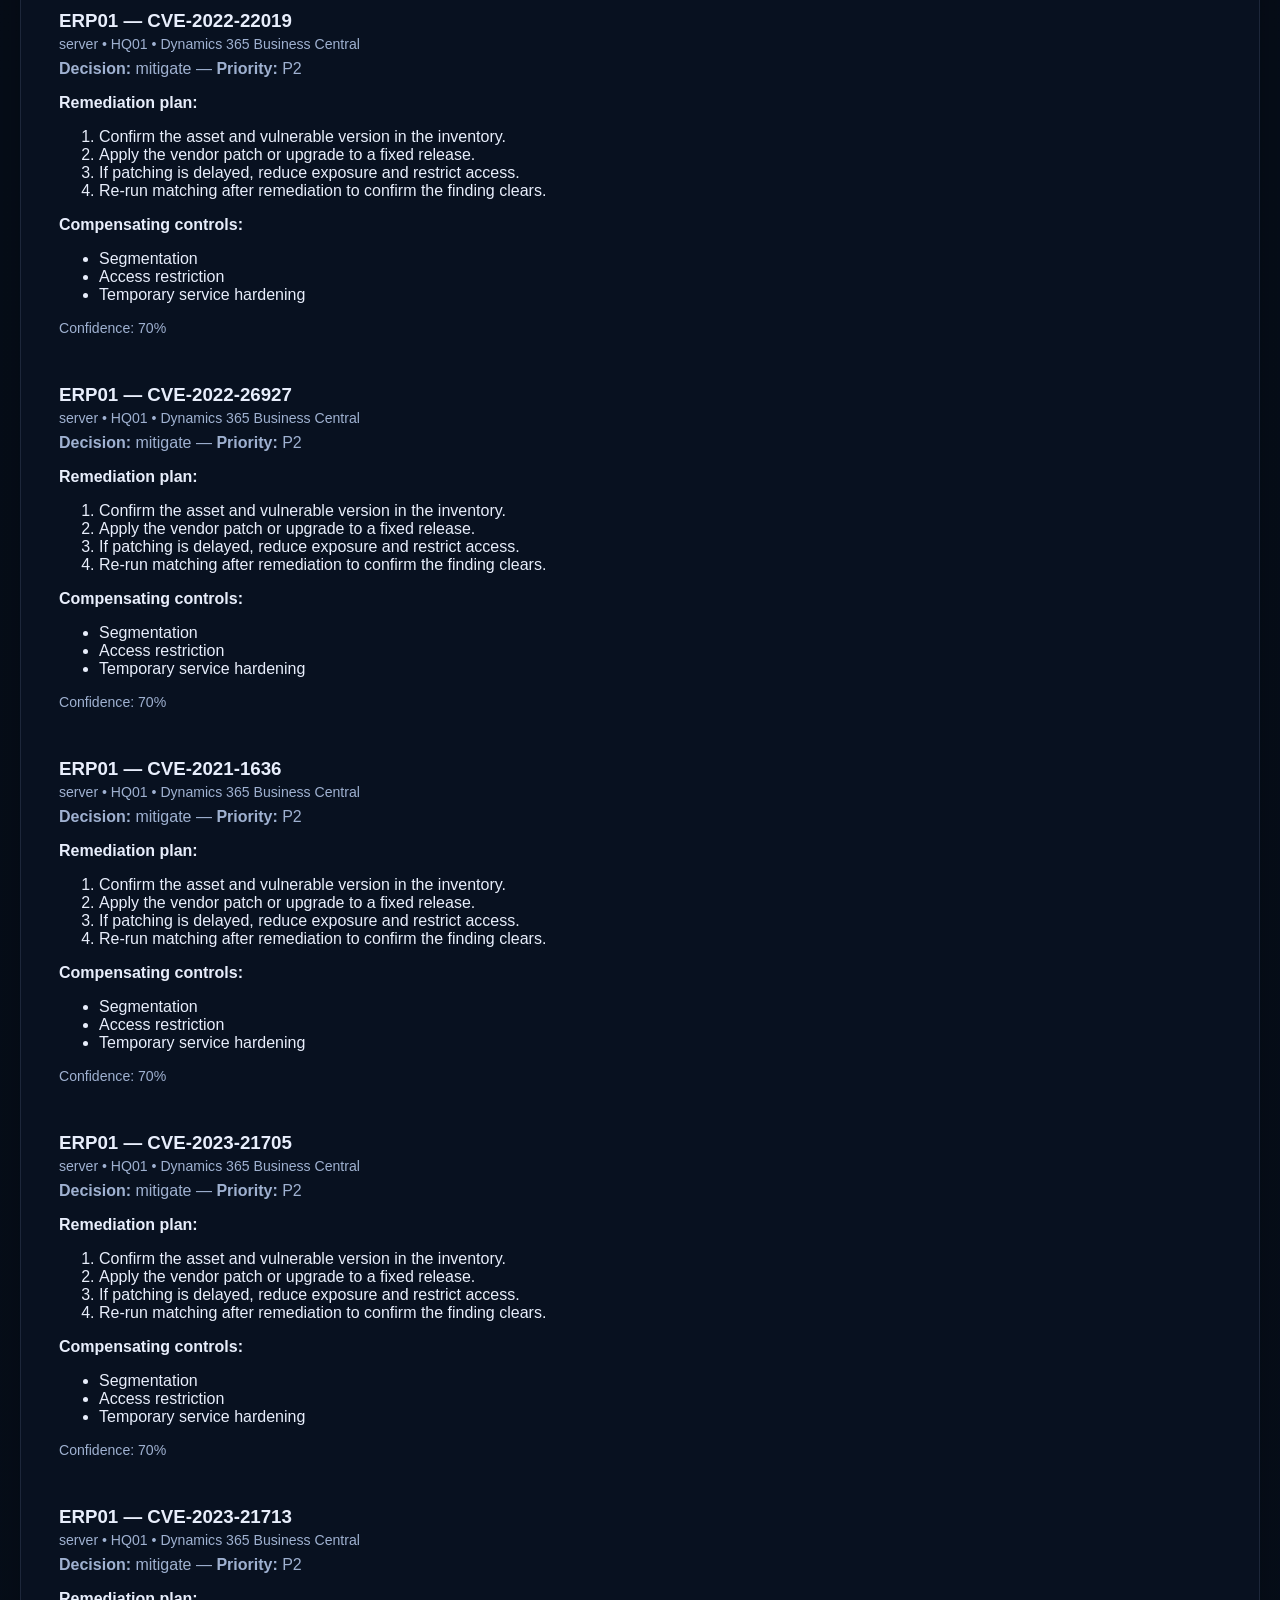
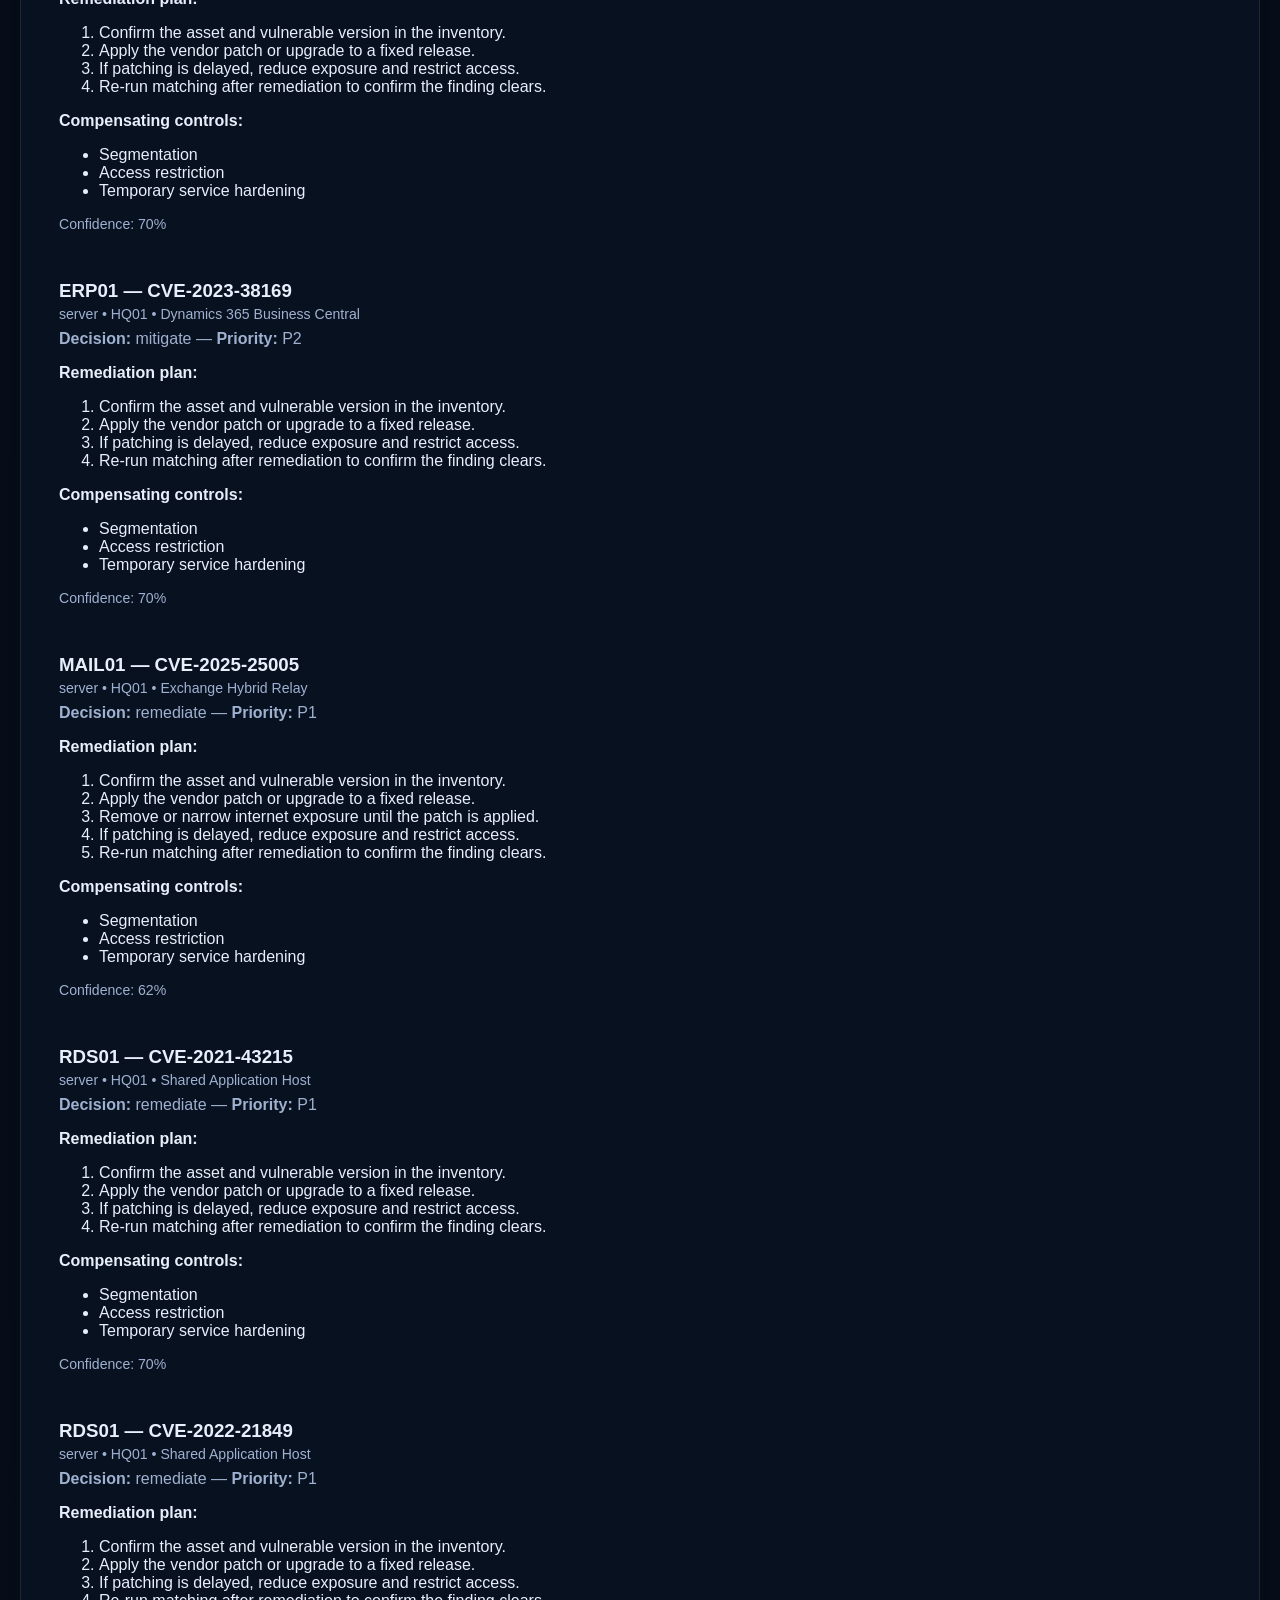
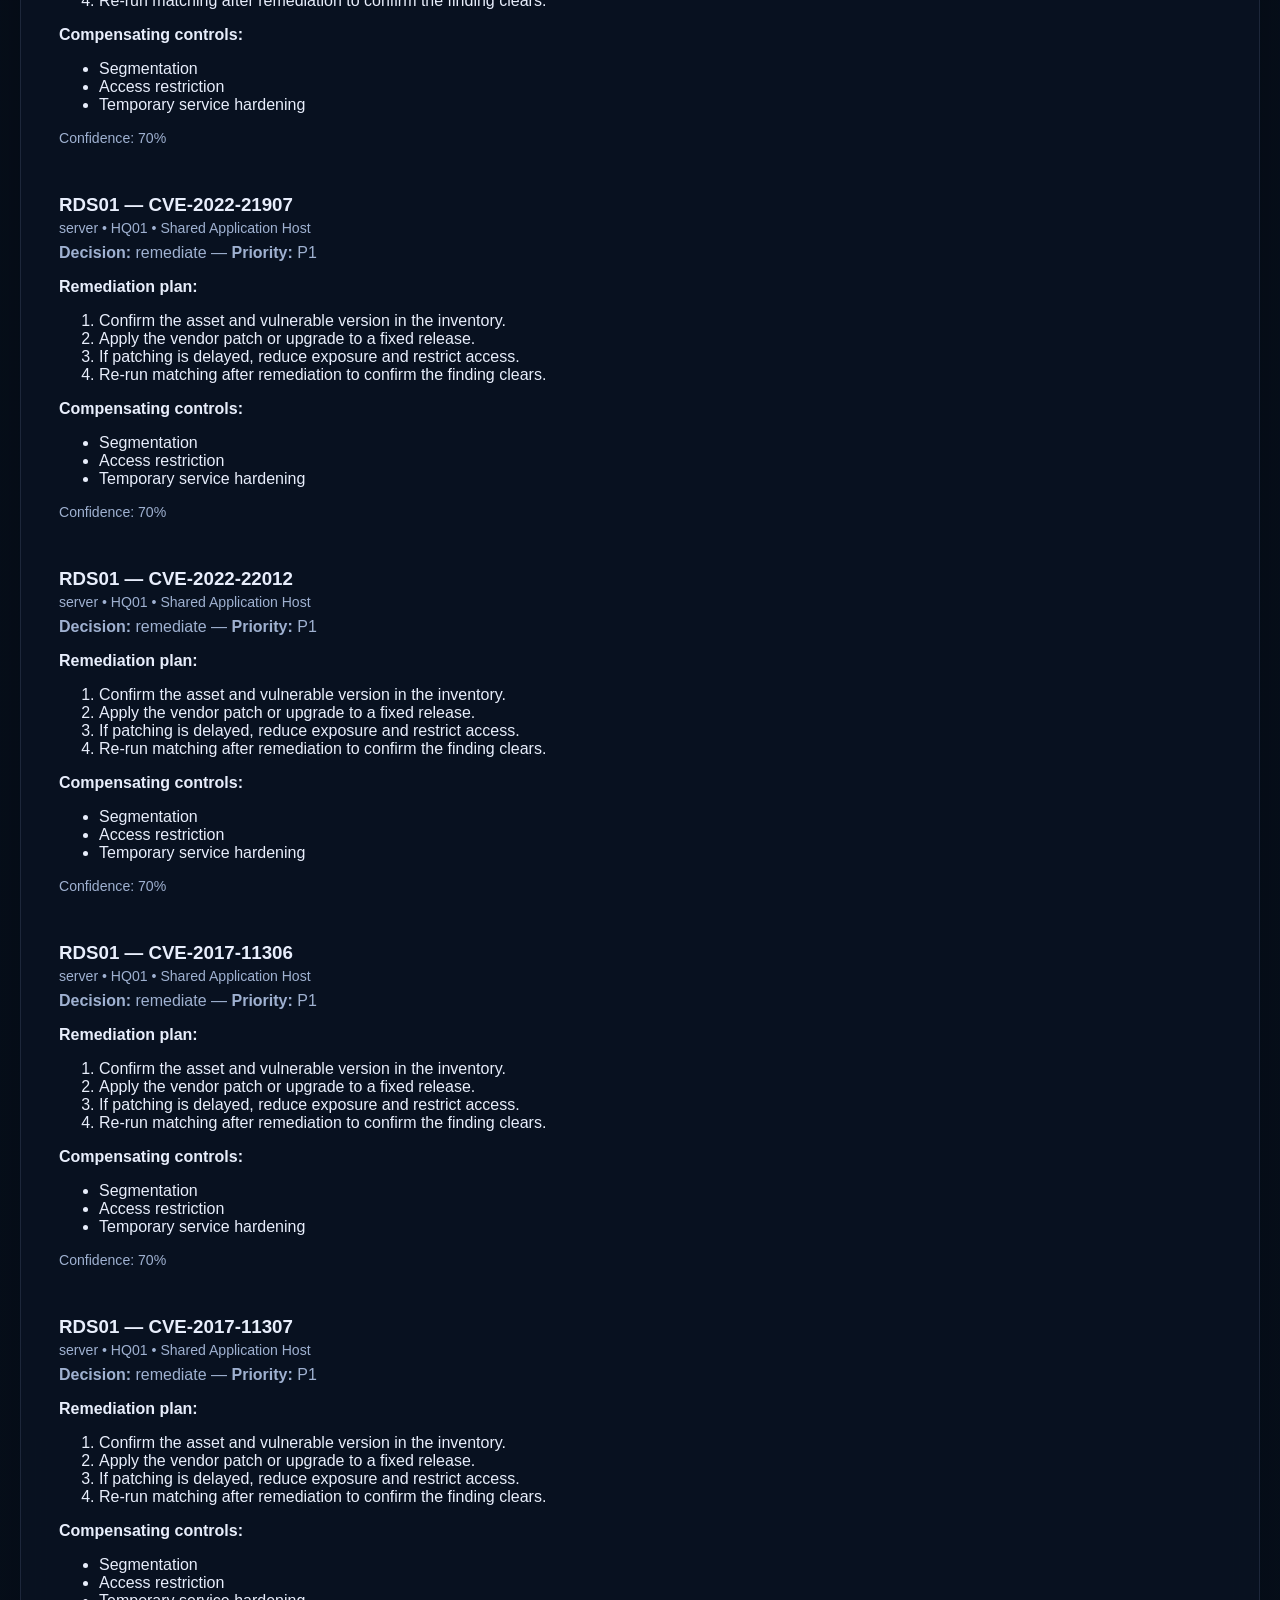
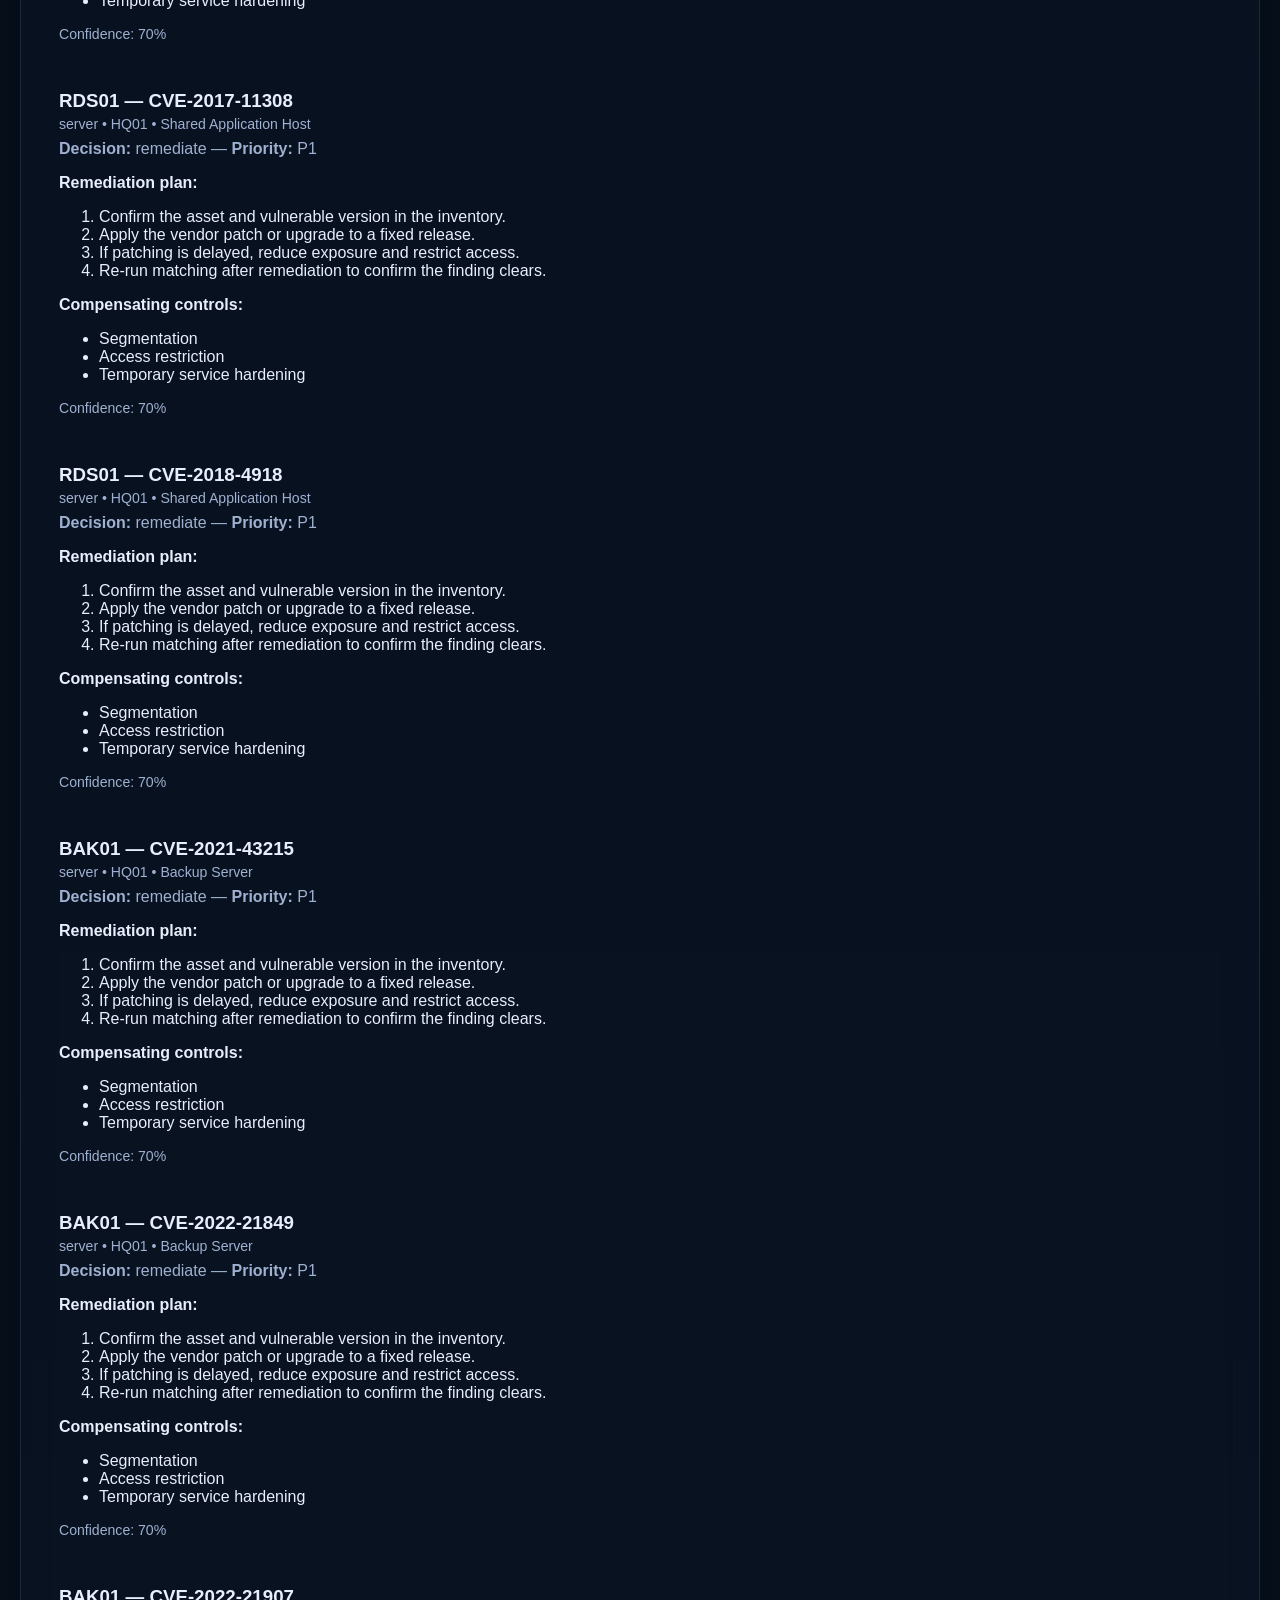
<file: frontend/remediation.html>
<!doctype html>
<html lang="en">
<head>
  <meta charset="utf-8" />
  <meta name="viewport" content="width=device-width, initial-scale=1" />
  <title>Remediation — NordCargo Security Intelligence</title>
  <link rel="stylesheet" href="styles.css" />
  <style>
    .remediation-list { display: grid; gap: 1rem; }
    .remediation-item { padding: 1rem; border-radius: 8px; background: var(--card-bg); }
    .remediation-list h3 { margin: 0 0 .25rem 0; }
    .remediation-sub { margin-top:.5rem; color:var(--muted); }
    .muted { color: var(--muted); }
  </style>
</head>
<body>
  <main class="shell">
    <header class="hero card">
      <div class="eyebrow">NordCargo Security Intelligence</div>
      <div class="hero-grid">
        <div>
          <h1>Remediation guidance</h1>
          <p class="lead">Actionable remediation plans proposed by the expert agent. Mirror of the latest reasoning run.</p>
        </div>
        <div class="hero-meta">
          <div class="meta-chip" id="providerChip">Loading provider…</div>
          <div class="meta-chip" id="modelChip">Loading model…</div>
          <div class="meta-chip" id="timestampChip">Loading timestamp…</div>
        </div>
      </div>
    </header>

    <nav class="site-nav card">
      <a class="nav-link" href="index.html">Dashboard</a>
      <span class="muted">•</span>
      <a class="nav-link" href="remediation.html">Remediation</a>
      <span class="muted">•</span>
      <a class="nav-link" href="infrastructure.html">Infrastructure</a>
    </nav>

    <section class="card panel">
      <div class="panel-head">
        <h2>Findings & remediation</h2>
        <p>Each finding below includes the expert's remediation plan and compensating controls.</p>
      </div>
      <div id="remediationList" class="remediation-list"></div>
    </section>
  </main>

  <script>
    const REPORT_URL = 'public/reasoning/latest_reasoning.json';

    function setText(id, value) { const el = document.getElementById(id); if (el) el.textContent = value; }

    function renderRemediation(records) {
      const root = document.getElementById('remediationList');
      root.innerHTML = '';
      (records || []).forEach((r) => {
        const item = document.createElement('div');
        item.className = 'remediation-item';
        const asset = r.input.asset || {};
        const cve = r.input.cve || {};
        const expert = r.expert || {};

        item.innerHTML = `
          <h3>${asset.asset_id || 'Unknown asset'} — ${cve.cve_id || 'Unknown CVE'}</h3>
          <div class="muted">${asset.asset_type || ''} • ${asset.site || ''} ${asset.role ? '• ' + asset.role : ''}</div>
          <p class="remediation-sub"><strong>Decision:</strong> ${expert.decision || 'n/a'} — <strong>Priority:</strong> ${expert.priority || 'n/a'}</p>
          <div><strong>Remediation plan:</strong></div>
          <ol>${(expert.remediation_plan || []).map(step => `<li>${step}</li>`).join('') || '<li>No remediation suggested.</li>'}</ol>
          <div><strong>Compensating controls:</strong></div>
          <ul>${(expert.compensating_controls || []).map(c => `<li>${c}</li>`).join('') || '<li>None suggested.</li>'}</ul>
          <div class="muted">Confidence: ${Math.round((r.expert?.confidence || 0) * 100)}%</div>
        `;
        root.appendChild(item);
      });

      if (!(records || []).length) root.innerHTML = '<div class="remediation-item">No remediation records available.</div>';
    }

    async function load() {
      const resp = await fetch(REPORT_URL, { cache: 'no-store' });
      if (!resp.ok) {
        document.getElementById('remediationList').innerHTML = '<div class="remediation-item">No reasoning output available. Run the reasoning pipeline first.</div>';
        return;
      }
      const report = await resp.json();
      setText('providerChip', `Provider: ${report.provider}`);
      setText('modelChip', `Model: ${report.model}`);
      setText('timestampChip', `Generated: ${new Date(report.generated_at).toLocaleString()}`);
      renderRemediation(report.records || []);
    }

    load().catch((e)=>{
      console.error(e);
      document.getElementById('remediationList').innerHTML = '<div class="remediation-item">Failed to load remediation data.</div>';
    });

    // Mark active nav link
    (function(){
      const links = document.querySelectorAll('.site-nav .nav-link');
      const path = window.location.pathname.split('/').pop() || 'index.html';
      links.forEach(a => { if (a.getAttribute('href') === path) a.classList.add('active'); });
    })();
  </script>
</body>
</html>
</file>
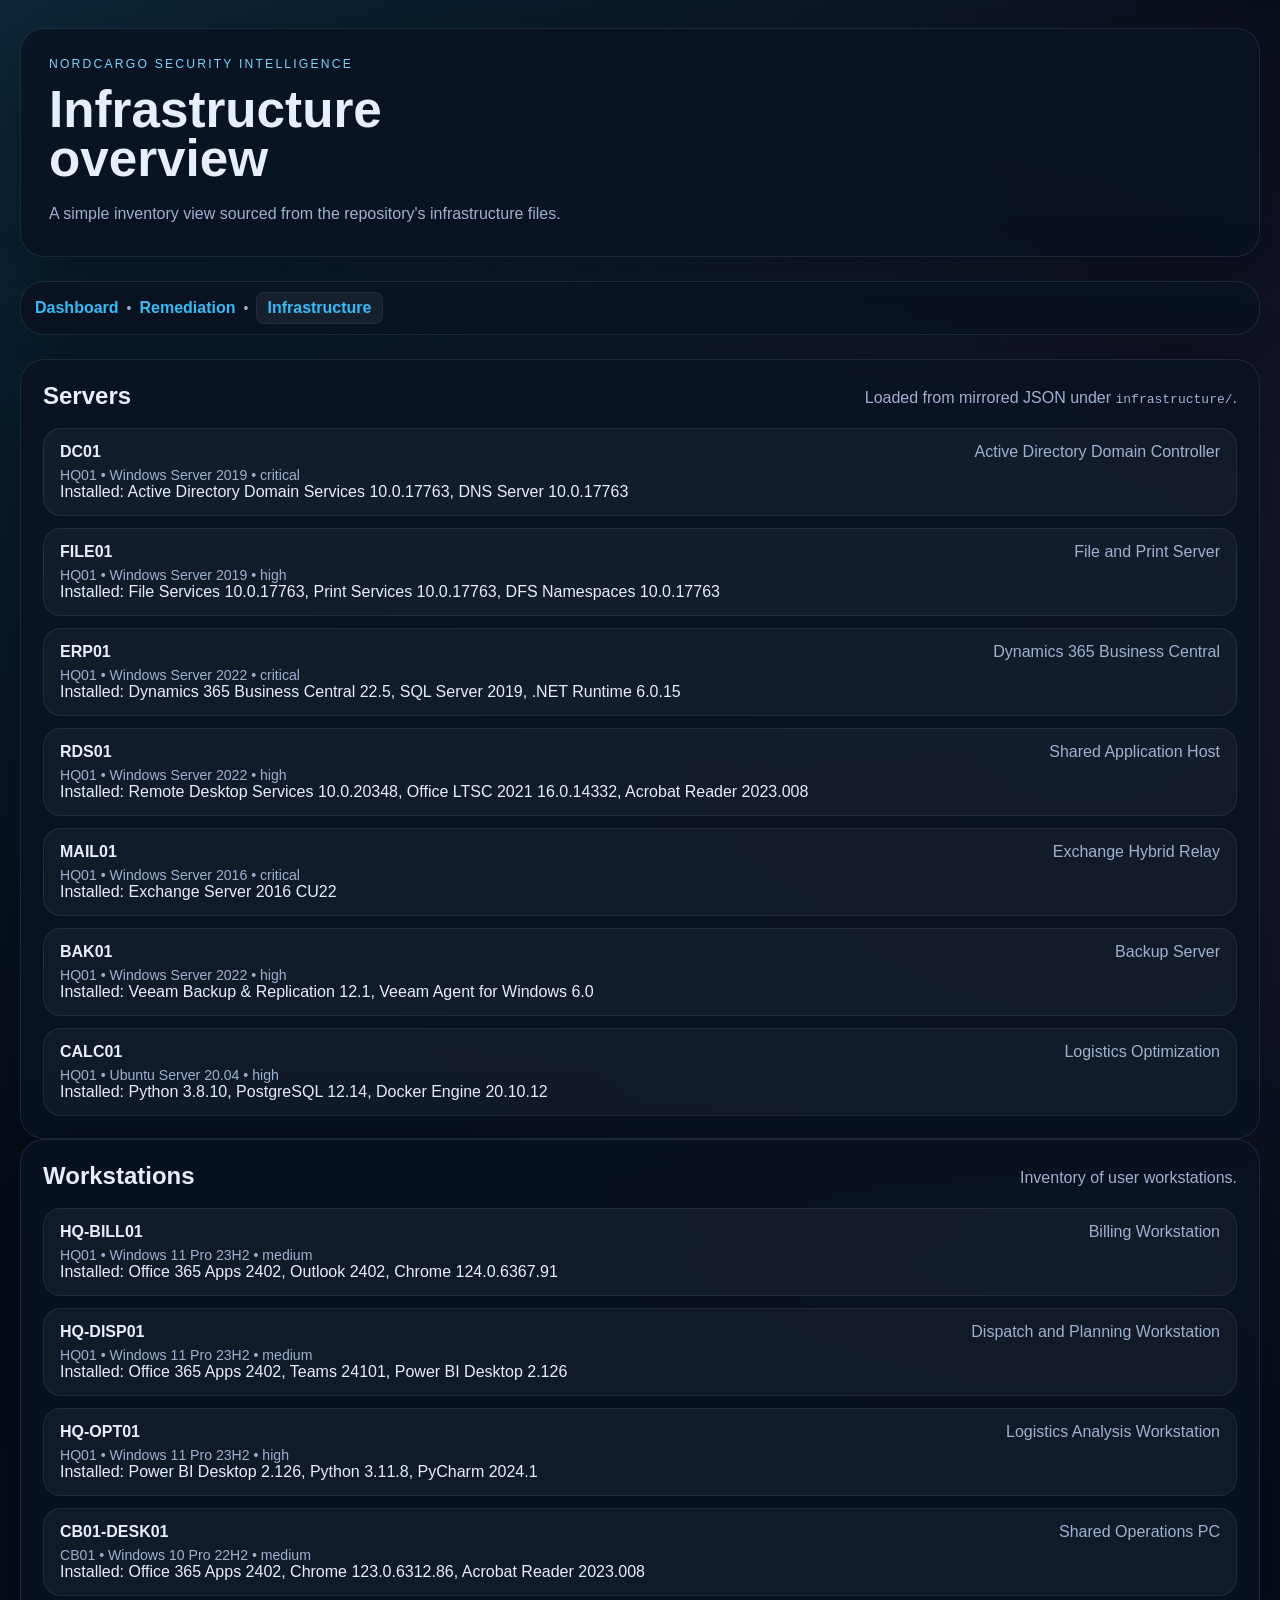
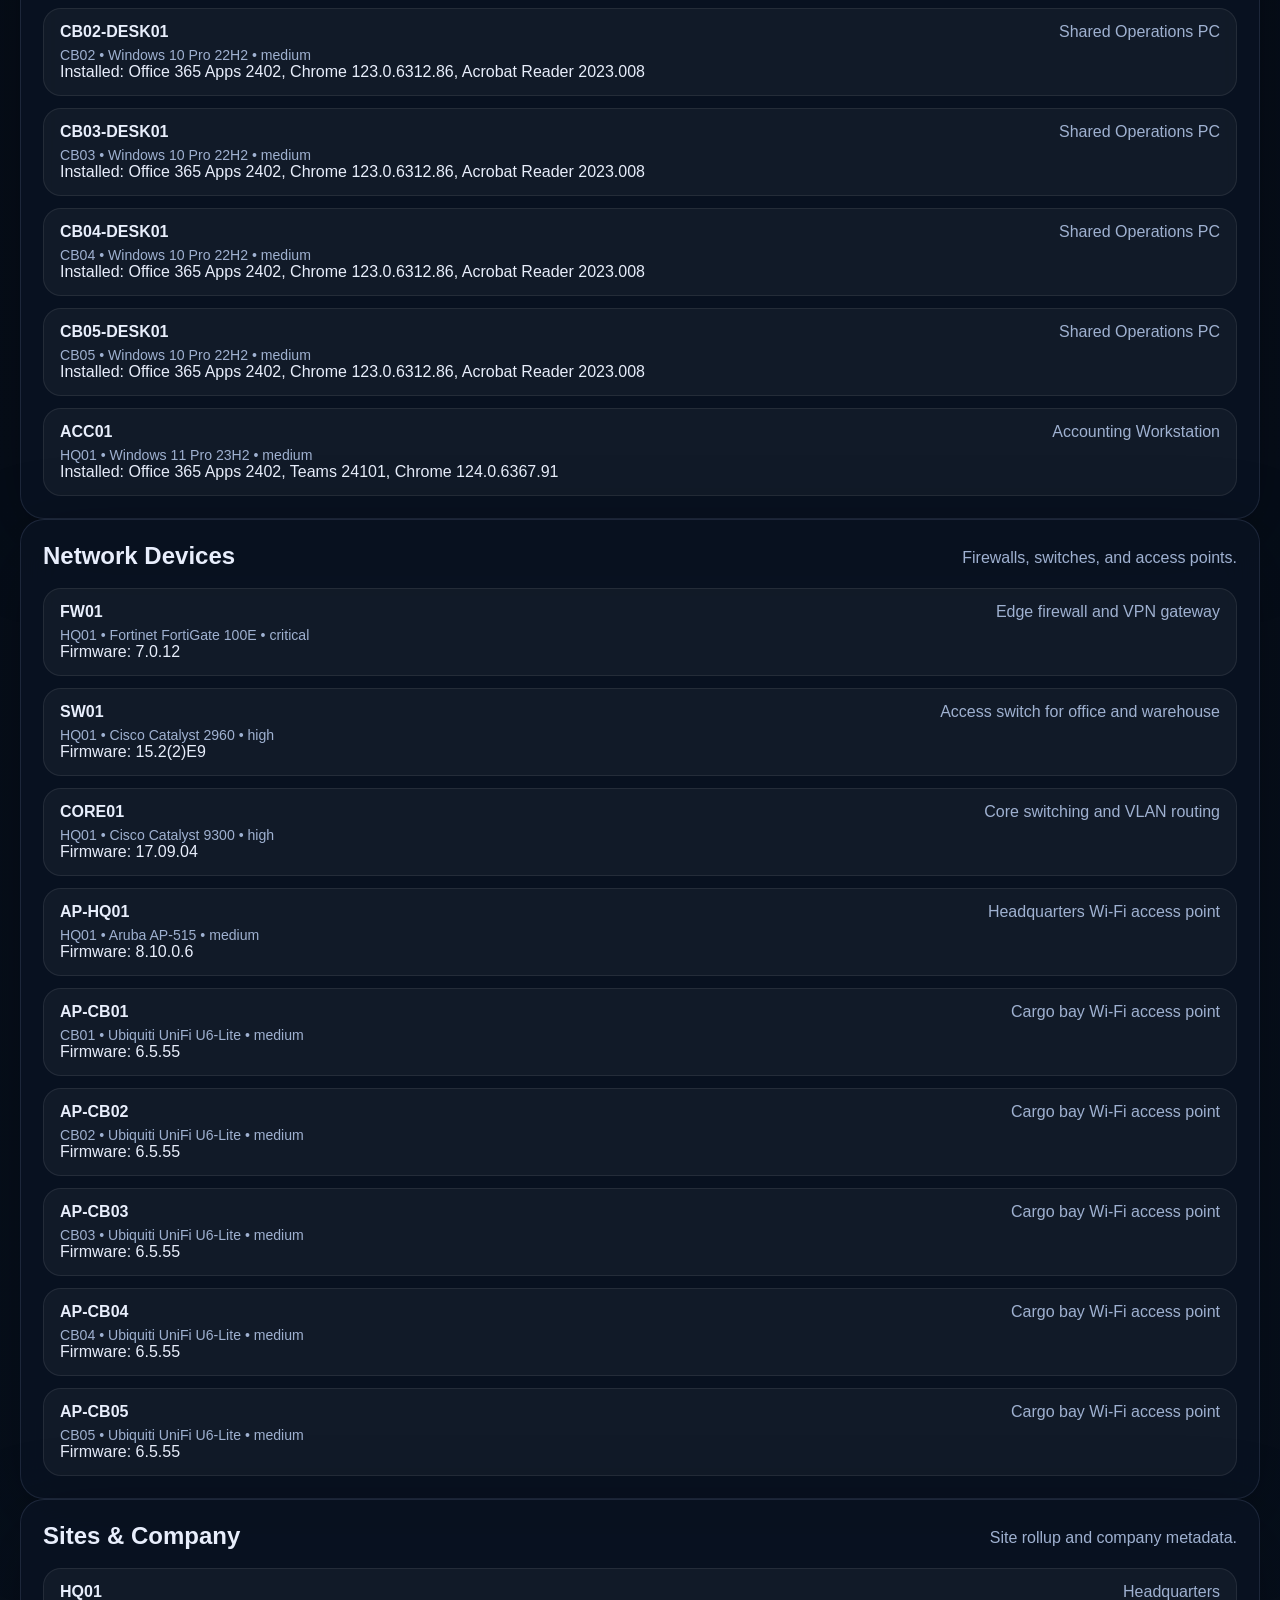
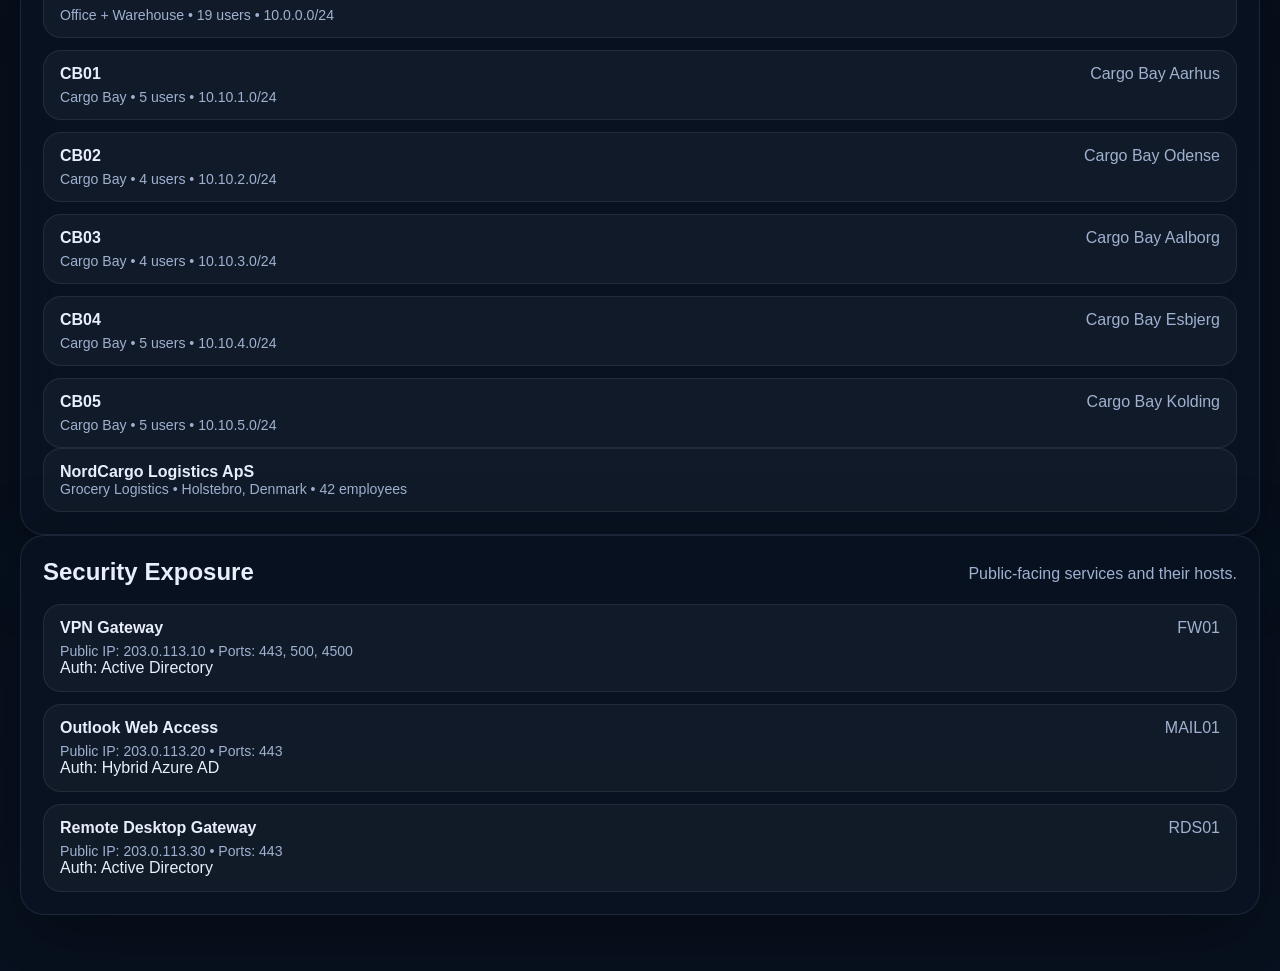
<file: frontend/public/infrastructure.html>
<!doctype html>
<html lang="en">
<head>
  <meta charset="utf-8" />
  <meta name="viewport" content="width=device-width, initial-scale=1" />
  <title>Infrastructure — NordCargo Security Intelligence</title>
  <link rel="stylesheet" href="styles.css" />
</head>
<body>
  <main class="shell">
    <header class="hero card">
      <div class="eyebrow">NordCargo Security Intelligence</div>
      <div class="hero-grid">
        <div>
          <h1>Infrastructure overview</h1>
          <p class="lead">A simple inventory view sourced from the repository's infrastructure files.</p>
        </div>
      </div>
    </header>

    <nav class="site-nav card">
      <a class="nav-link" href="index.html">Dashboard</a>
      <span class="muted">•</span>
      <a class="nav-link" href="remediation.html">Remediation</a>
      <span class="muted">•</span>
      <a class="nav-link" href="infrastructure.html">Infrastructure</a>
    </nav>

    <section class="card panel">
      <div class="panel-head">
        <h2>Servers</h2>
        <p>Loaded from mirrored JSON under <code>infrastructure/</code>.</p>
      </div>
      <div id="serversList" class="stack-list"></div>
    </section>

    <section class="card panel">
      <div class="panel-head">
        <h2>Workstations</h2>
        <p>Inventory of user workstations.</p>
      </div>
      <div id="workstationsList" class="stack-list"></div>
    </section>

    <section class="card panel">
      <div class="panel-head">
        <h2>Network Devices</h2>
        <p>Firewalls, switches, and access points.</p>
      </div>
      <div id="networkList" class="stack-list"></div>
    </section>

    <section class="card panel">
      <div class="panel-head">
        <h2>Sites & Company</h2>
        <p>Site rollup and company metadata.</p>
      </div>
      <div id="sitesList" class="stack-list"></div>
      <div id="companyMeta" class="stack-list"></div>
    </section>

    <section class="card panel">
      <div class="panel-head">
        <h2>Security Exposure</h2>
        <p>Public-facing services and their hosts.</p>
      </div>
      <div id="exposureList" class="stack-list"></div>
    </section>
  </main>

  <script>
    async function loadInfrastructure() {
      const base = 'infrastructure';
      async function fetchJson(path) {
        const resp = await fetch(path, { cache: 'no-store' });
        if (!resp.ok) return null;
        return resp.json();
      }

      const [servers, workstations, network, sites, company, departments, exposure] = await Promise.all([
        fetchJson(`${base}/servers.json`),
        fetchJson(`${base}/workstations.json`),
        fetchJson(`${base}/network.json`),
        fetchJson(`${base}/sites.json`),
        fetchJson(`${base}/company.json`),
        fetchJson(`${base}/departments.json`),
        fetchJson(`${base}/exposure.json`),
      ]);

      const rootServers = document.getElementById('serversList');
      if (servers && servers.servers) {
        rootServers.innerHTML = '';
        servers.servers.forEach(s => {
          const el = document.createElement('div');
          el.className = 'stack-item';
          el.innerHTML = `
            <div class="stack-item-top"><strong>${s.hostname}</strong><span>${s.role}</span></div>
            <div class="muted">${s.site} • ${s.os?.name || ''} ${s.os?.version || ''} • ${s.criticality}</div>
            <div>Installed: ${(s.installed_software || []).map(i => `${i.product} ${i.version}`).join(', ')}</div>
          `;
          rootServers.appendChild(el);
        });
      } else {
        rootServers.innerHTML = '<div class="stack-item">No servers data available.</div>';
      }

      const rootWork = document.getElementById('workstationsList');
      if (workstations && workstations.workstations) {
        rootWork.innerHTML = '';
        workstations.workstations.forEach(w => {
          const el = document.createElement('div');
          el.className = 'stack-item';
          el.innerHTML = `
            <div class="stack-item-top"><strong>${w.hostname}</strong><span>${w.type}</span></div>
            <div class="muted">${w.site} • ${w.os?.name || ''} ${w.os?.version || ''} • ${w.criticality}</div>
            <div>Installed: ${(w.installed_software || []).map(i => `${i.product} ${i.version}`).join(', ')}</div>
          `;
          rootWork.appendChild(el);
        });
      } else {
        rootWork.innerHTML = '<div class="stack-item">No workstations data available.</div>';
      }

      const rootNet = document.getElementById('networkList');
      if (network && network.network_devices) {
        rootNet.innerHTML = '';
        network.network_devices.forEach(n => {
          const el = document.createElement('div');
          el.className = 'stack-item';
          el.innerHTML = `
            <div class="stack-item-top"><strong>${n.hostname}</strong><span>${n.role || n.product}</span></div>
            <div class="muted">${n.site || ''} • ${n.vendor} ${n.product} • ${n.criticality}</div>
            <div>Firmware: ${n.firmware_version || 'n/a'}</div>
          `;
          rootNet.appendChild(el);
        });
      } else {
        rootNet.innerHTML = '<div class="stack-item">No network data available.</div>';
      }

      const rootSites = document.getElementById('sitesList');
      const rootCompany = document.getElementById('companyMeta');
      if (sites && sites.sites) {
        rootSites.innerHTML = '';
        sites.sites.forEach(s => {
          const el = document.createElement('div');
          el.className = 'stack-item';
          el.innerHTML = `
            <div class="stack-item-top"><strong>${s.site_id}</strong><span>${s.name}</span></div>
            <div class="muted">${s.type} • ${s.users} users • ${s.subnet}</div>
          `;
          rootSites.appendChild(el);
        });
      } else {
        rootSites.innerHTML = '<div class="stack-item">No sites data available.</div>';
      }

      if (company) {
        rootCompany.innerHTML = `<div class="stack-item"><strong>${company.company_name}</strong><div class="muted">${company.industry} • ${company.headquarters} • ${company.employee_count} employees</div></div>`;
      } else {
        rootCompany.innerHTML = '<div class="stack-item">No company metadata available.</div>';
      }

      const rootExp = document.getElementById('exposureList');
      if (exposure && exposure.external_services) {
        rootExp.innerHTML = '';
        exposure.external_services.forEach(e => {
          const el = document.createElement('div');
          el.className = 'stack-item';
          el.innerHTML = `
            <div class="stack-item-top"><strong>${e.service}</strong><span>${e.host}</span></div>
            <div class="muted">Public IP: ${e.public_ip} • Ports: ${e.ports.join(', ')}</div>
            <div>Auth: ${e.authentication}</div>
          `;
          rootExp.appendChild(el);
        });
      } else {
        rootExp.innerHTML = '<div class="stack-item">No exposure data available.</div>';
      }
    }
    loadInfrastructure();

    // Mark active nav link
    (function(){
      const links = document.querySelectorAll('.site-nav .nav-link');
      const path = window.location.pathname.split('/').pop() || 'index.html';
      links.forEach(a => { if (a.getAttribute('href') === path) a.classList.add('active'); });
    })();
  </script>
</body>
</html>
</file>
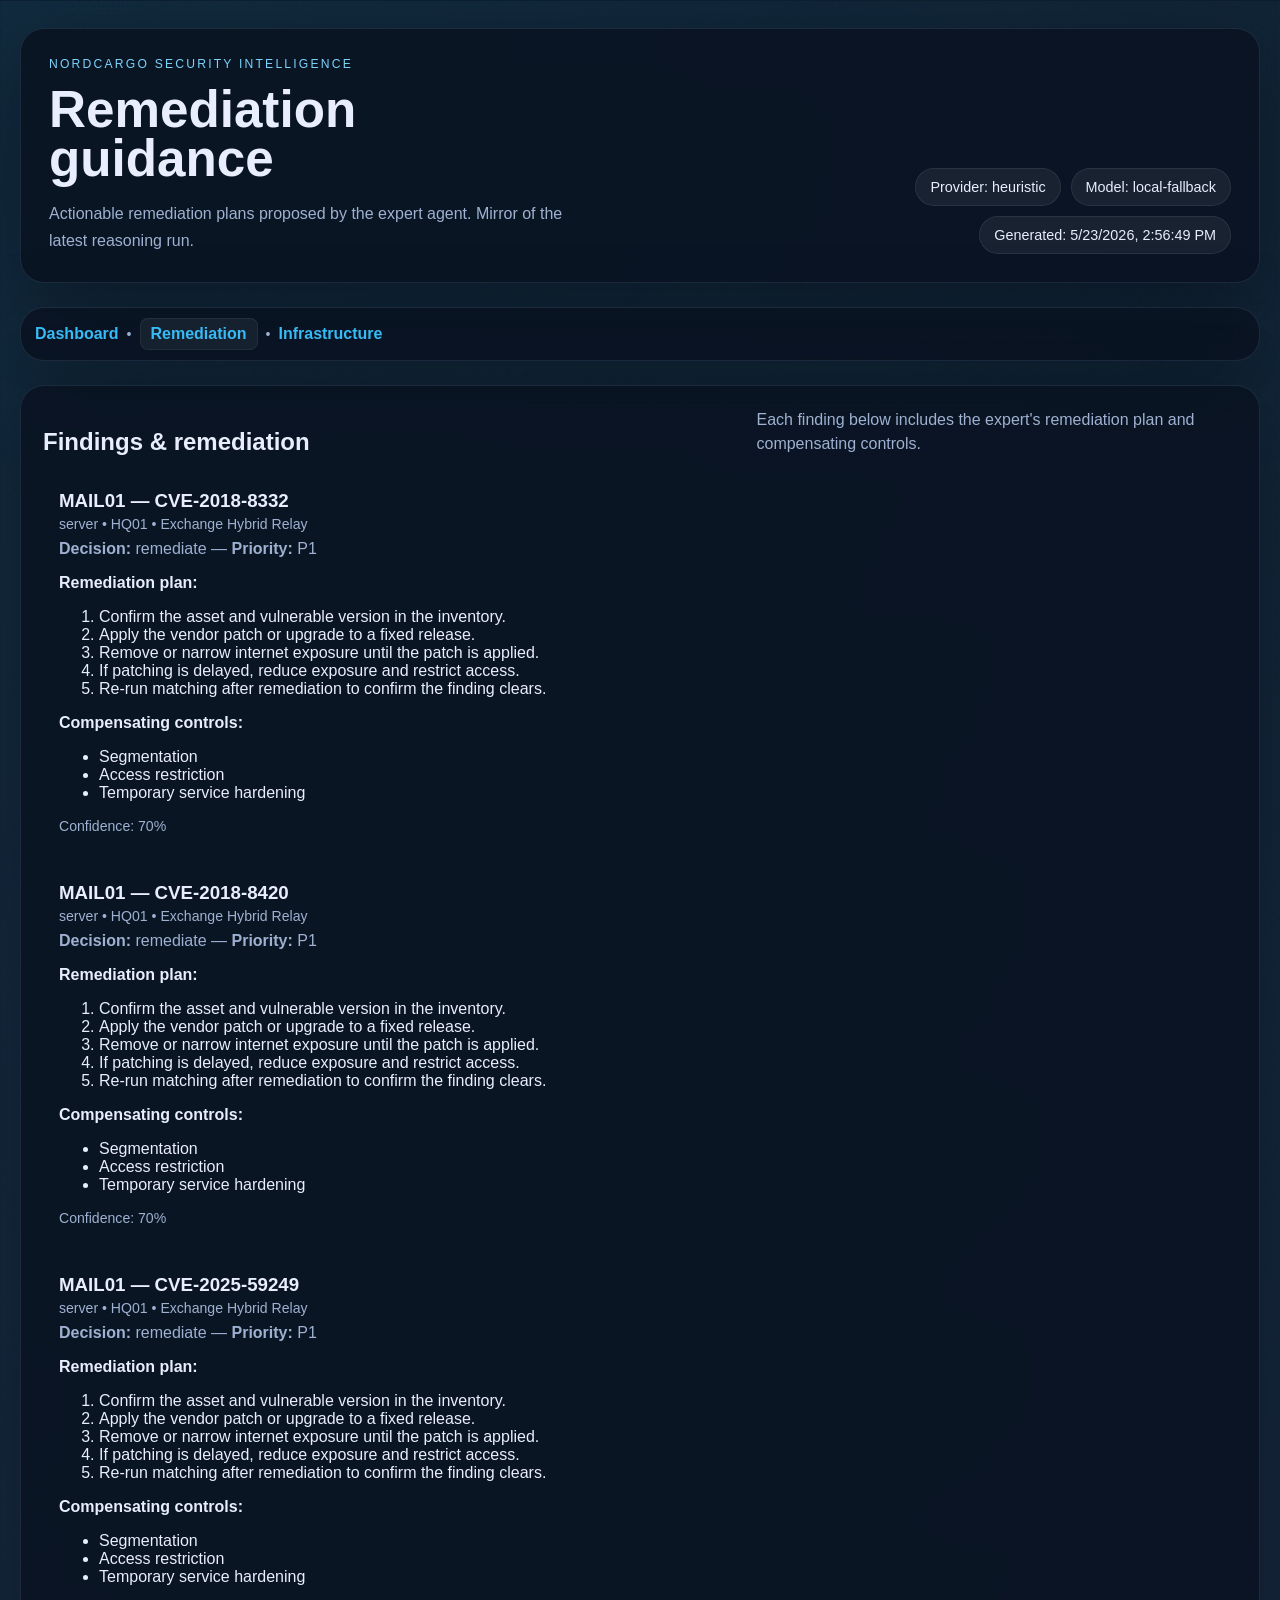
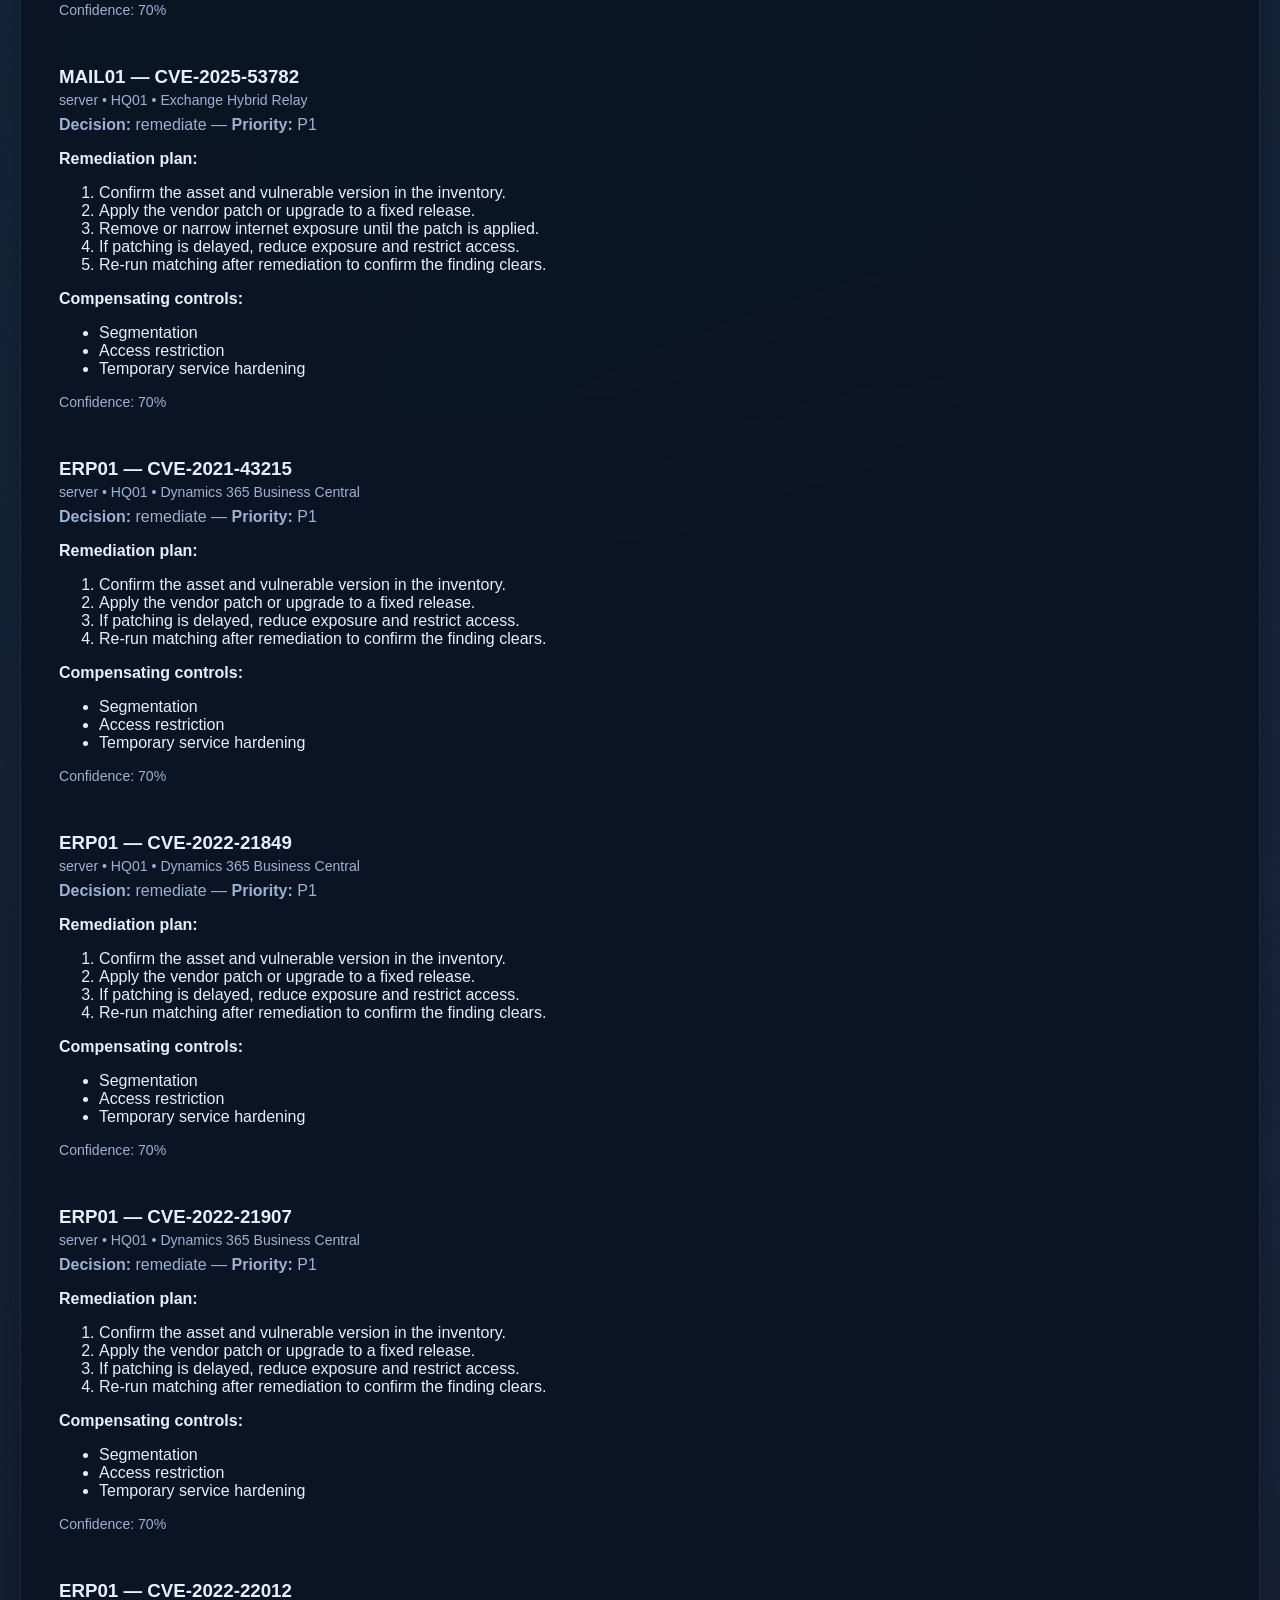
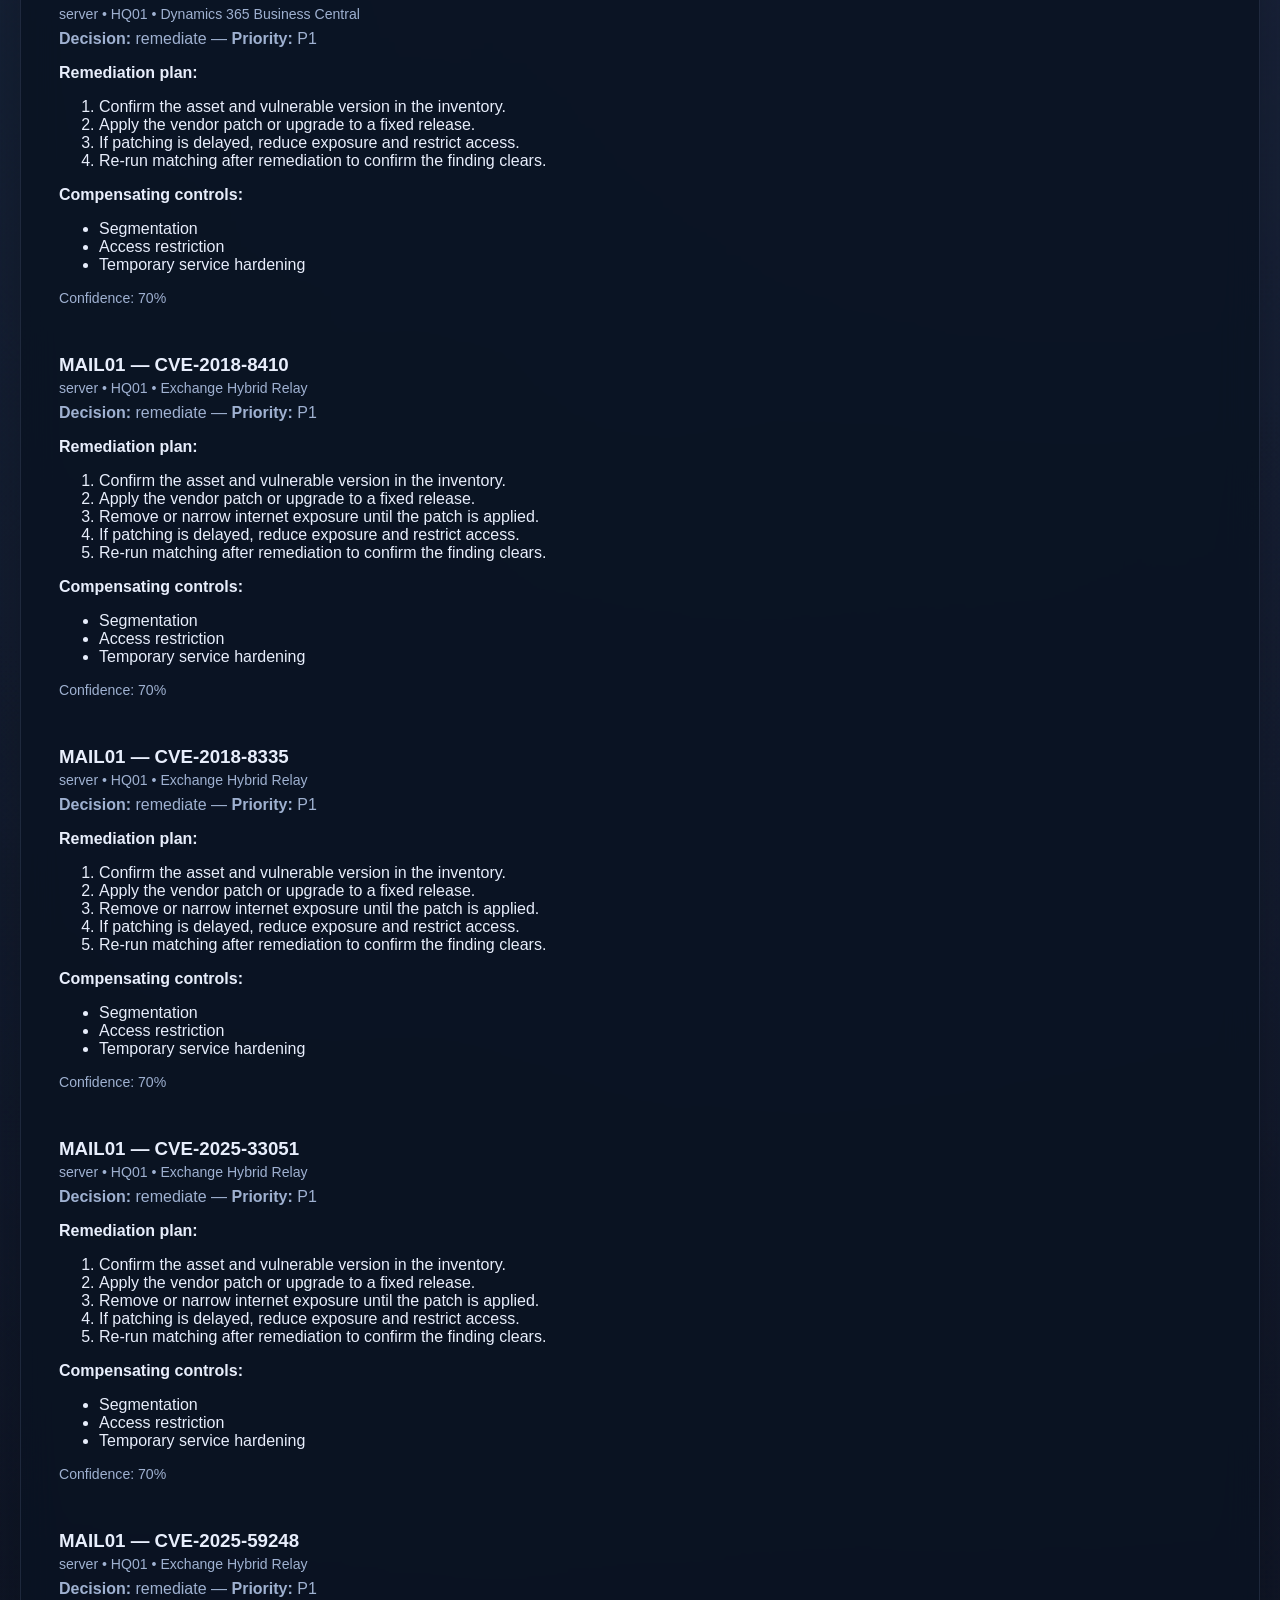
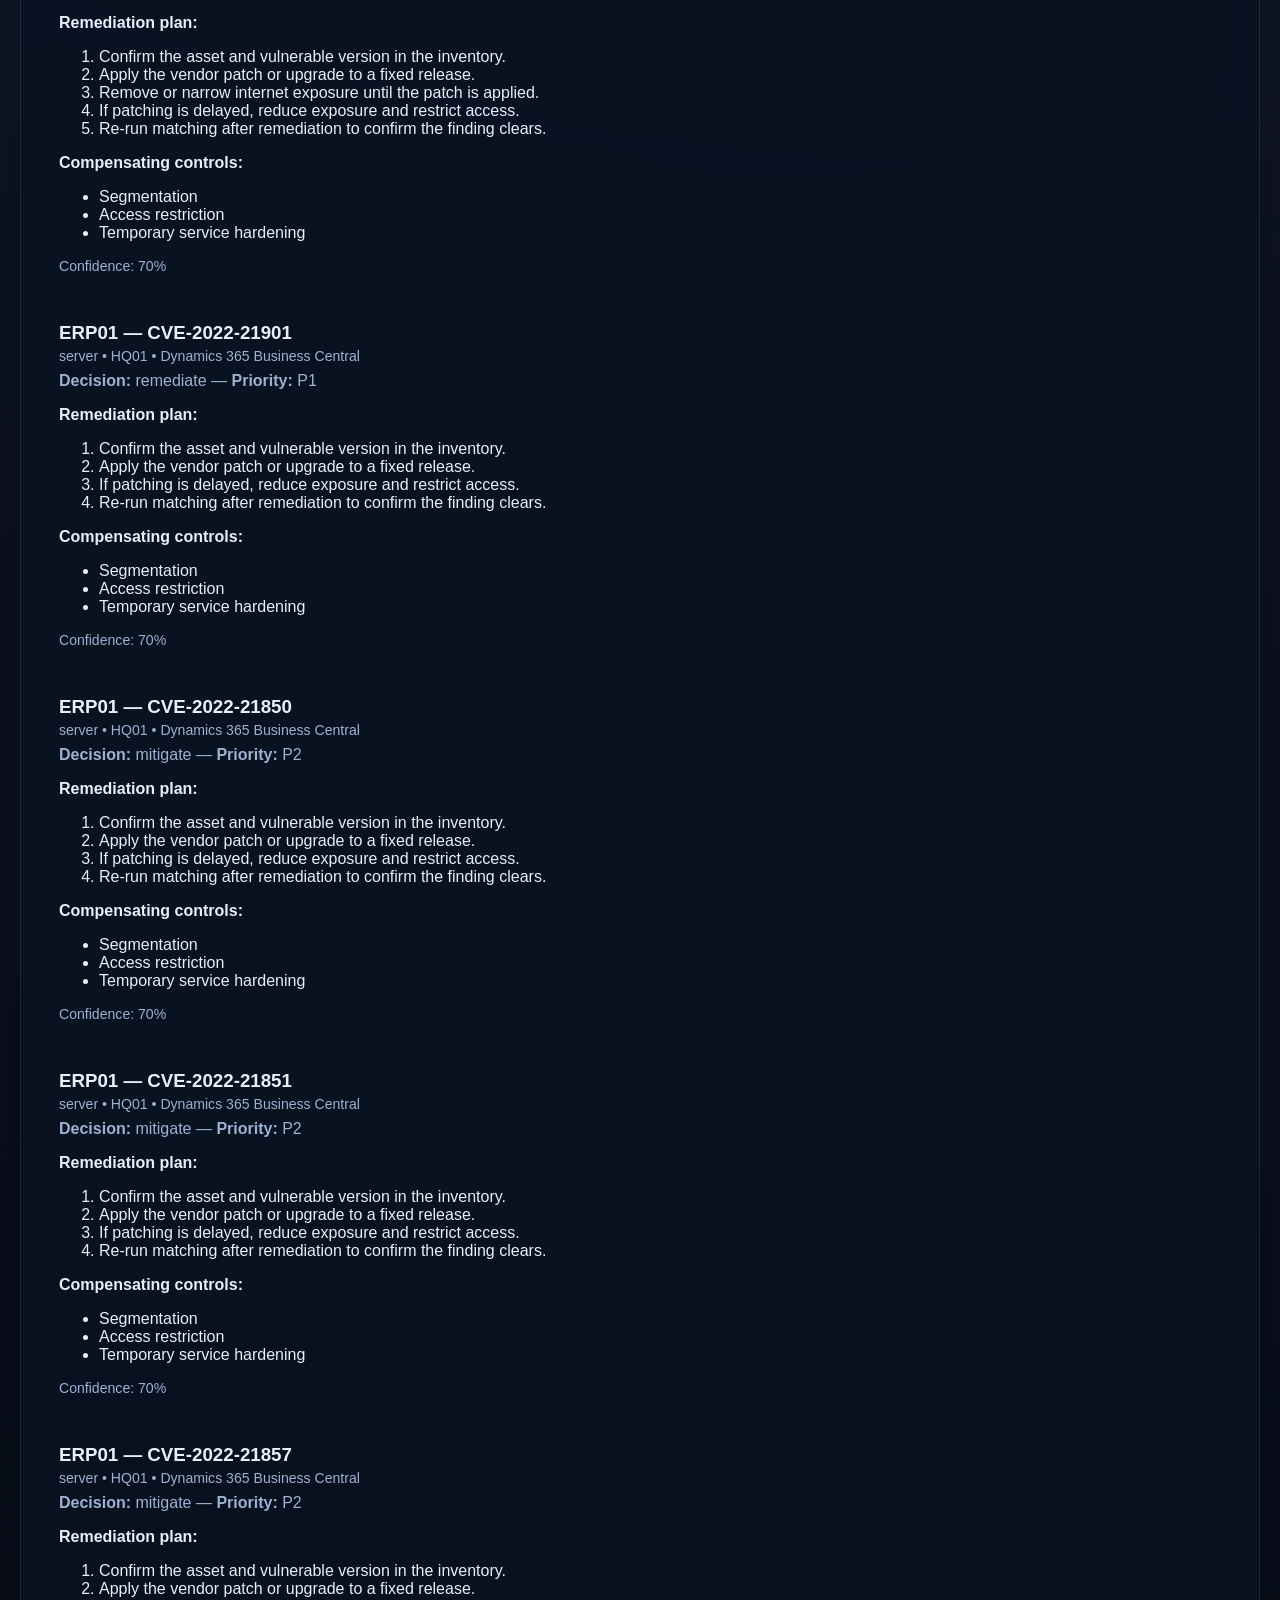
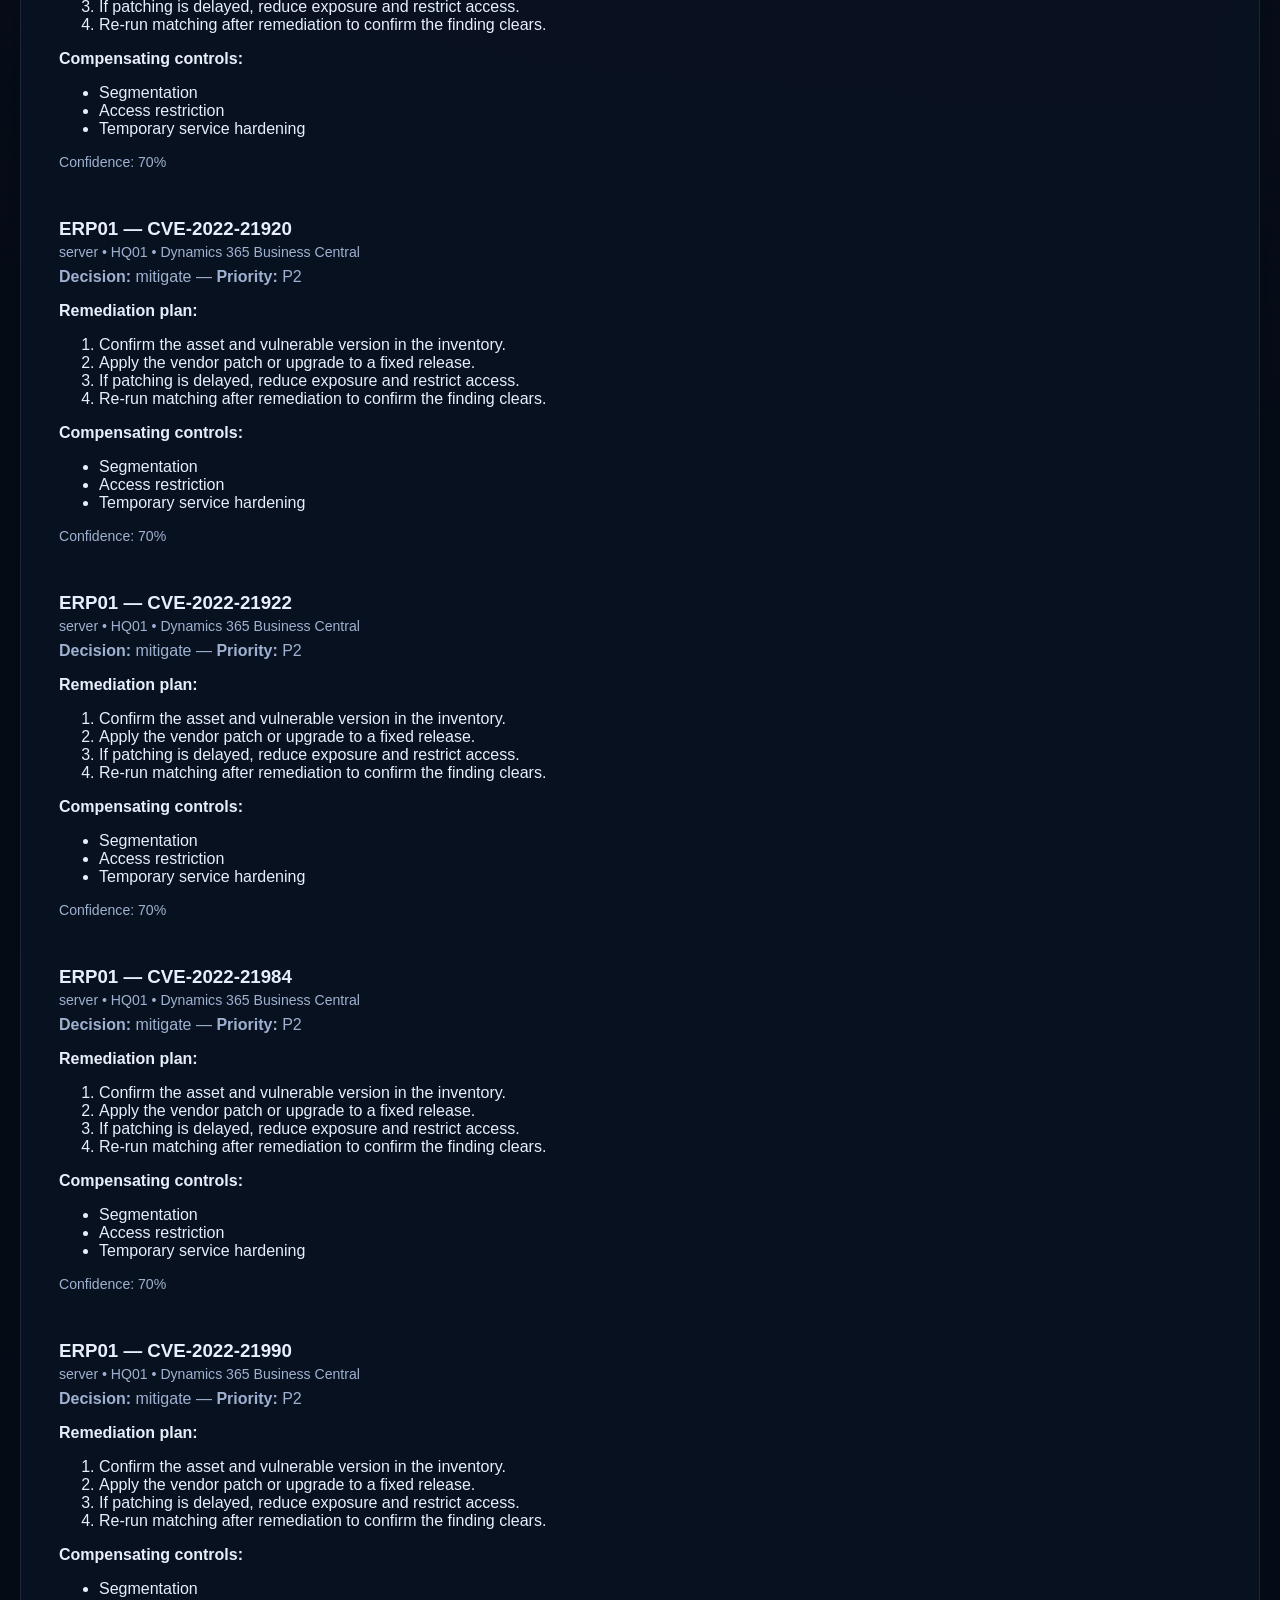
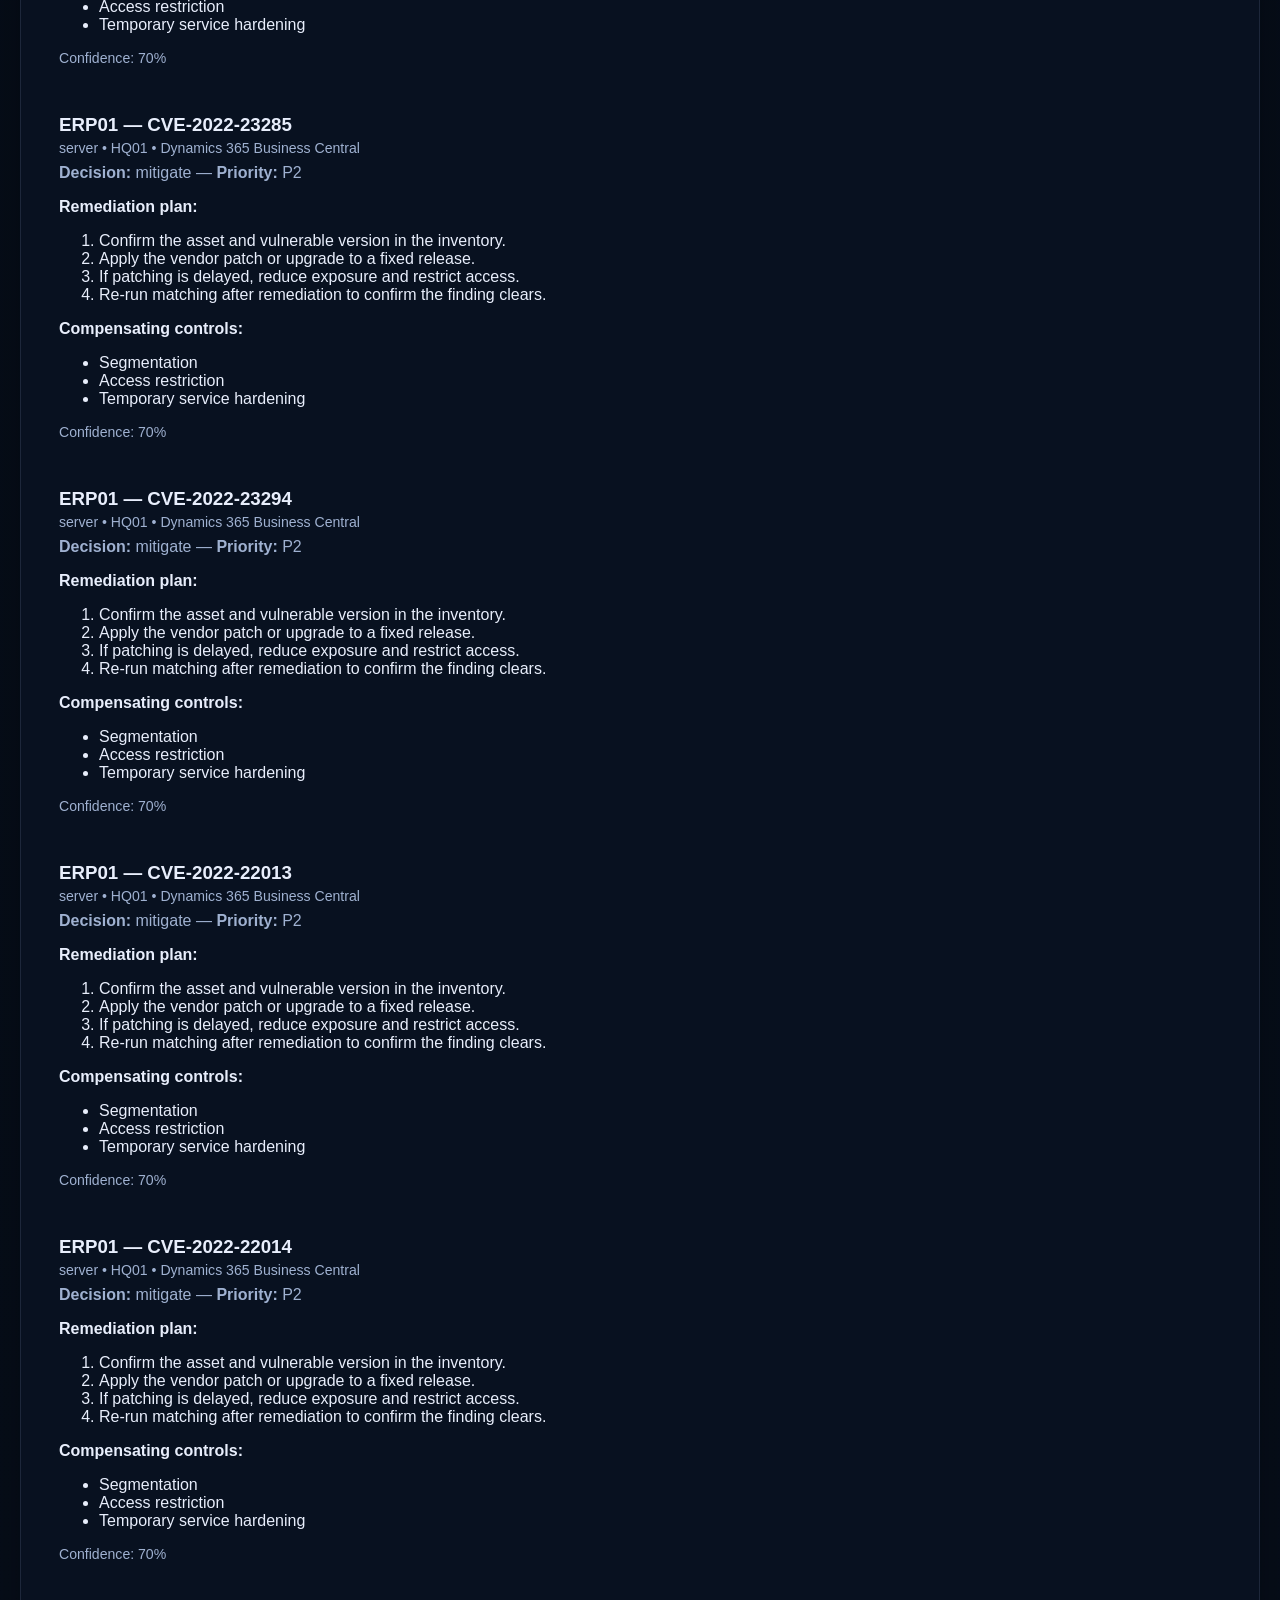
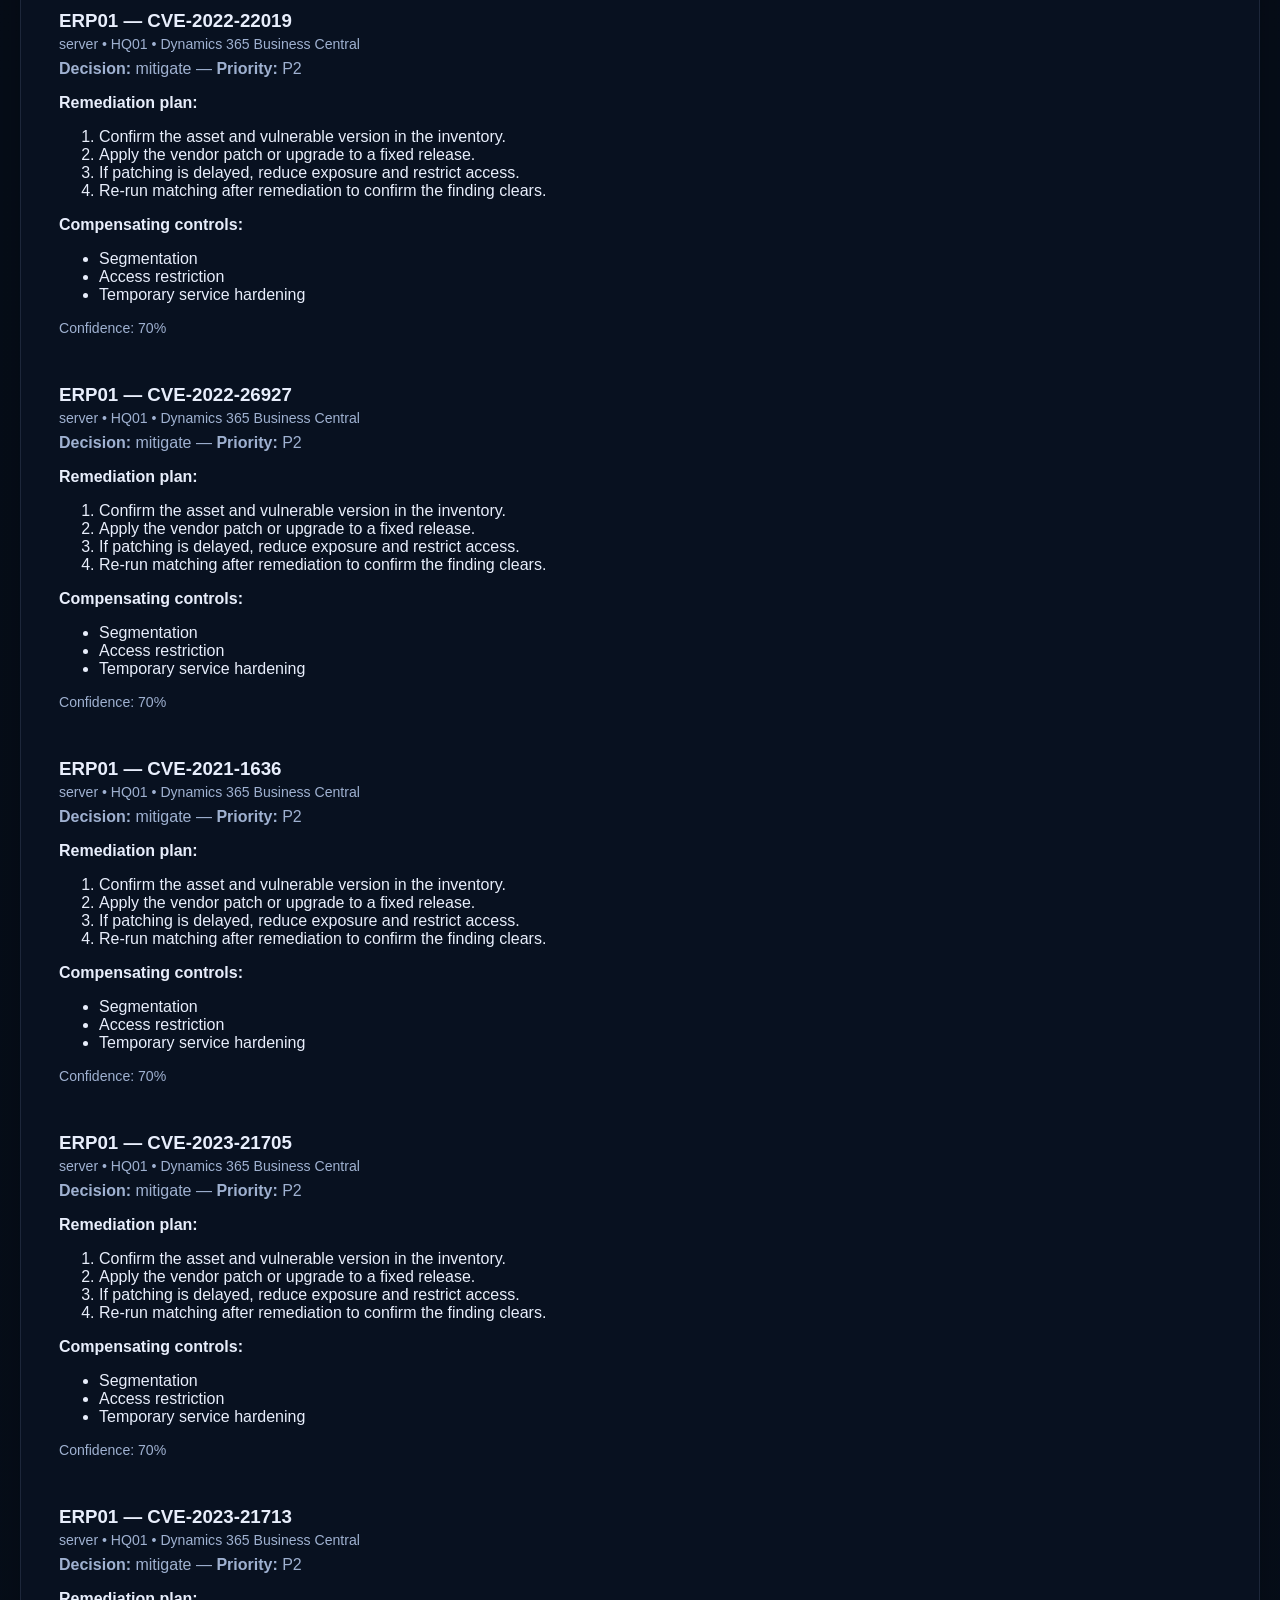
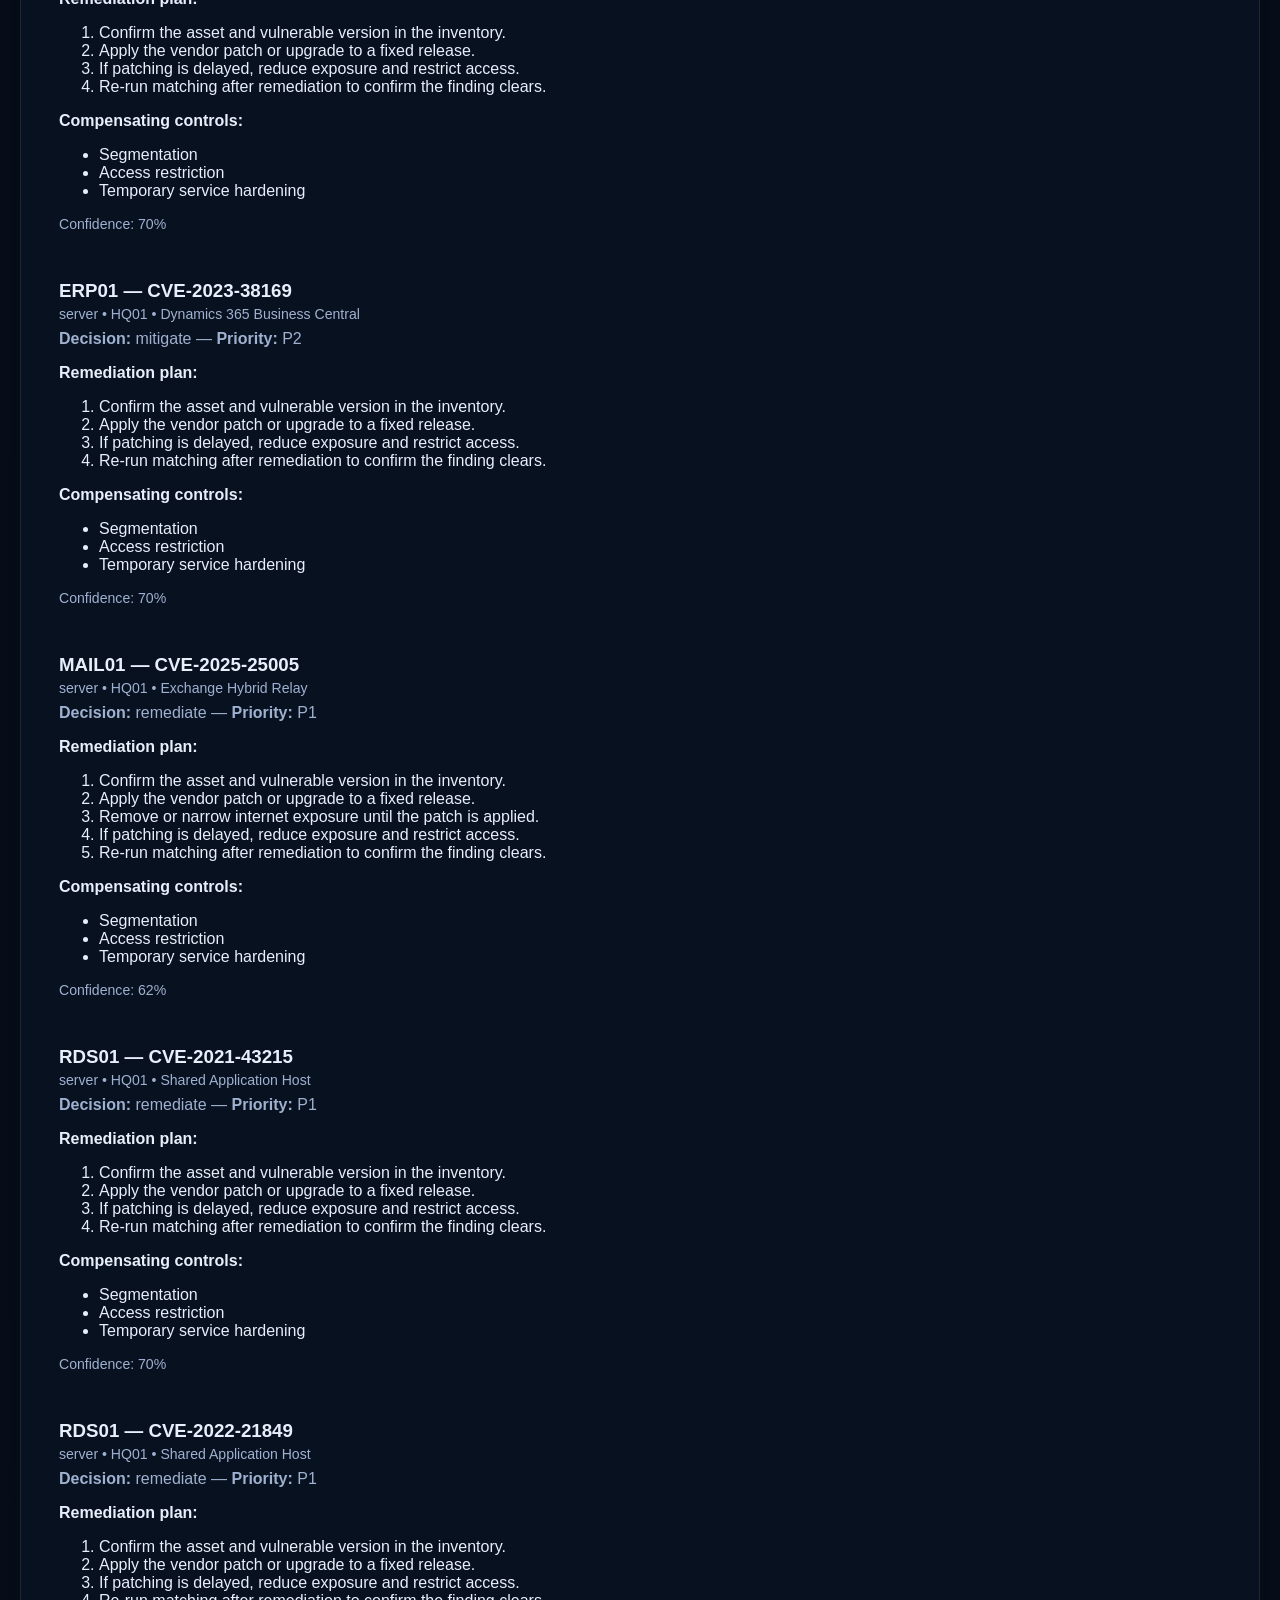
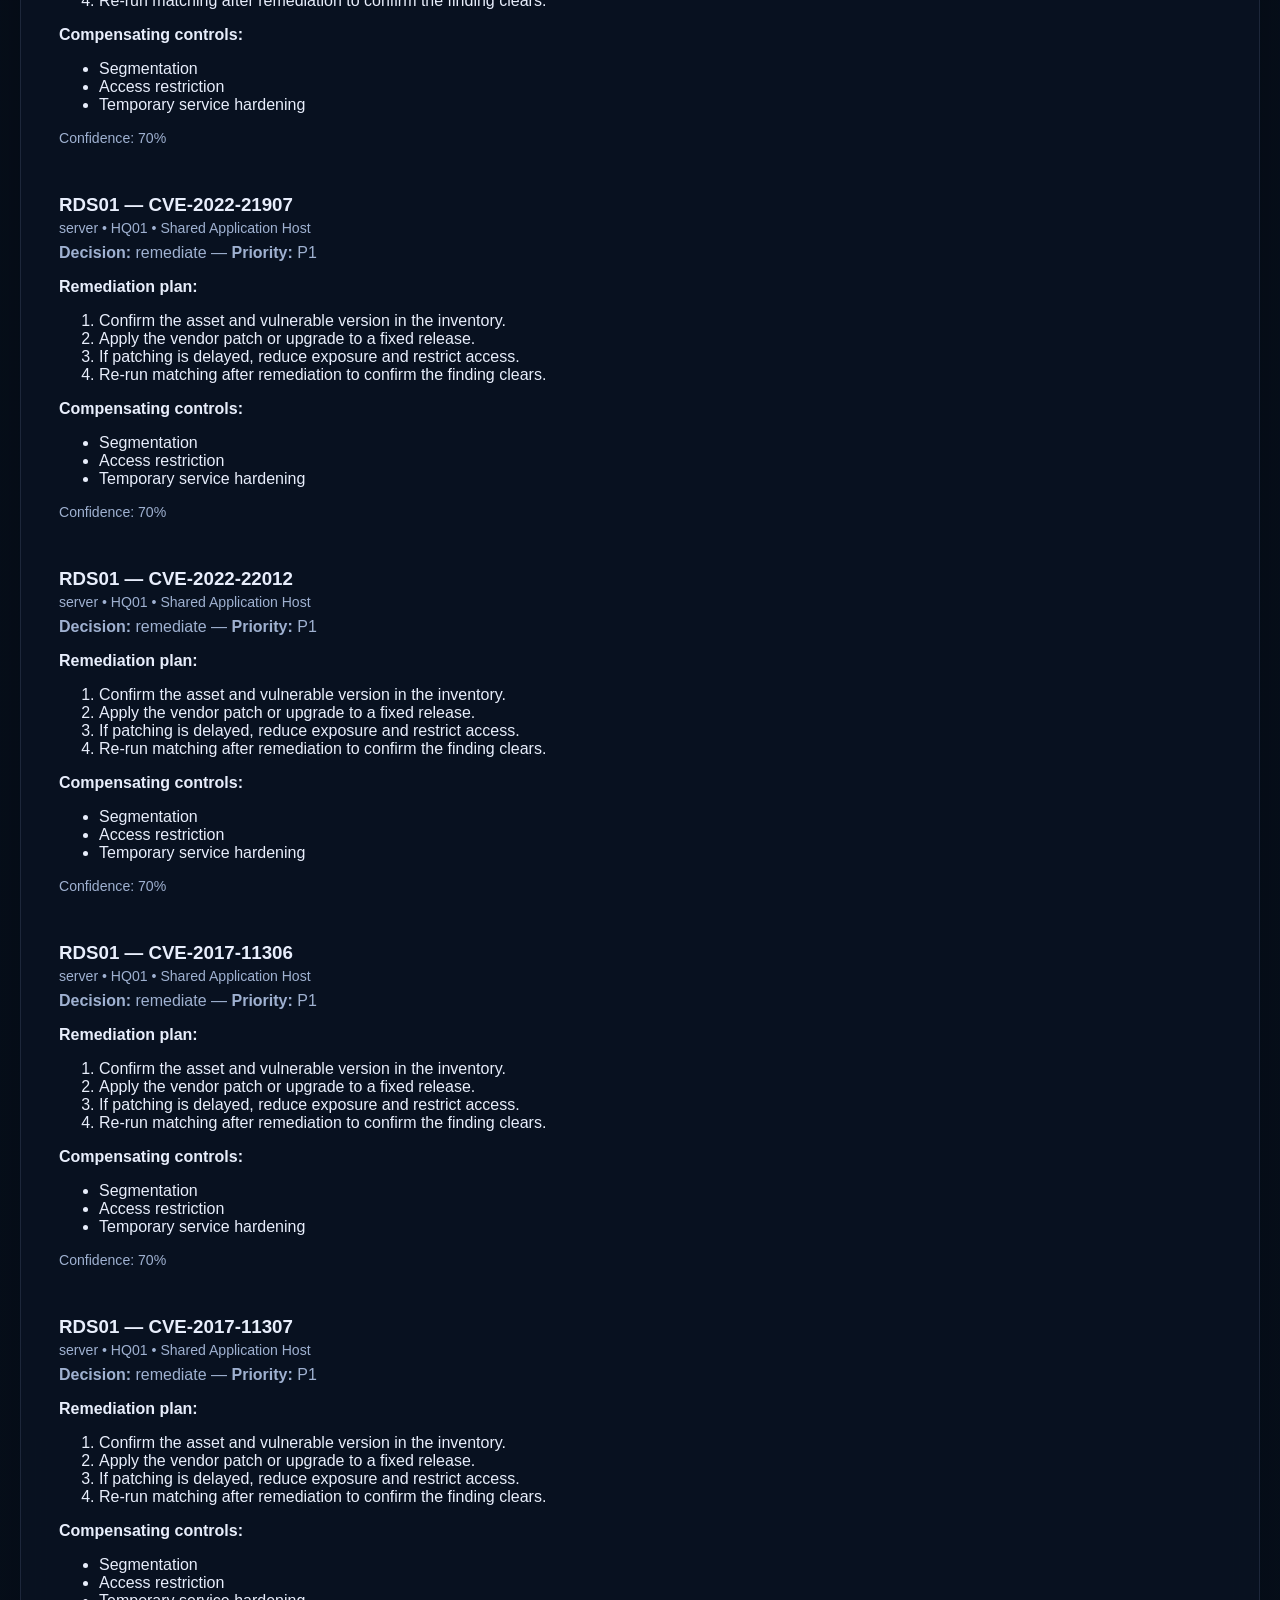
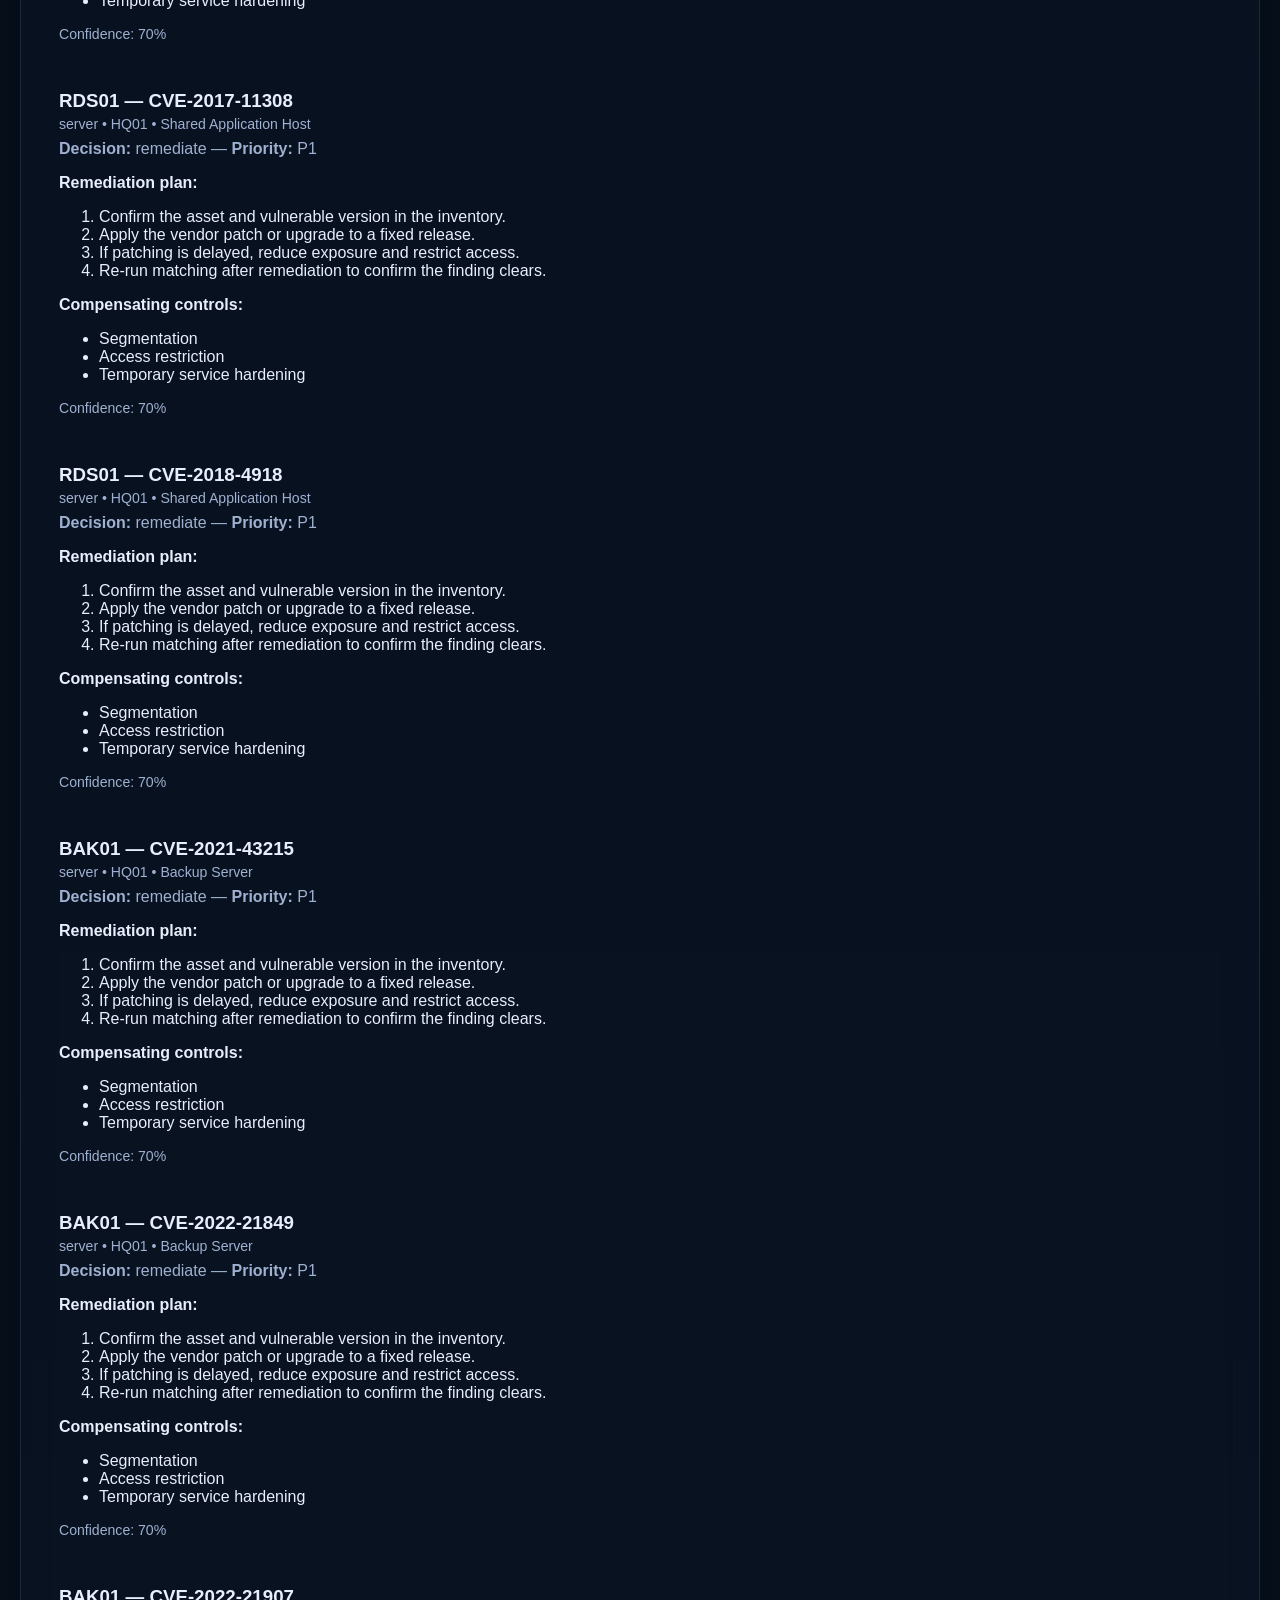
<file: frontend/public/remediation.html>
<!doctype html>
<html lang="en">
<head>
  <meta charset="utf-8" />
  <meta name="viewport" content="width=device-width, initial-scale=1" />
  <title>Remediation — NordCargo Security Intelligence</title>
  <link rel="stylesheet" href="styles.css" />
  <style>
    .remediation-list { display: grid; gap: 1rem; }
    .remediation-item { padding: 1rem; border-radius: 8px; background: var(--card-bg); }
    .remediation-list h3 { margin: 0 0 .25rem 0; }
    .remediation-sub { margin-top:.5rem; color:var(--muted); }
    .muted { color: var(--muted); }
  </style>
</head>
<body>
  <main class="shell">
    <header class="hero card">
      <div class="eyebrow">NordCargo Security Intelligence</div>
      <div class="hero-grid">
        <div>
          <h1>Remediation guidance</h1>
          <p class="lead">Actionable remediation plans proposed by the expert agent. Mirror of the latest reasoning run.</p>
        </div>
        <div class="hero-meta">
          <div class="meta-chip" id="providerChip">Loading provider…</div>
          <div class="meta-chip" id="modelChip">Loading model…</div>
          <div class="meta-chip" id="timestampChip">Loading timestamp…</div>
        </div>
      </div>
    </header>

    <nav class="site-nav card">
      <a class="nav-link" href="index.html">Dashboard</a>
      <span class="muted">•</span>
      <a class="nav-link" href="remediation.html">Remediation</a>
      <span class="muted">•</span>
      <a class="nav-link" href="infrastructure.html">Infrastructure</a>
    </nav>

    <section class="card panel">
      <div class="panel-head">
        <h2>Findings & remediation</h2>
        <p>Each finding below includes the expert's remediation plan and compensating controls.</p>
      </div>
      <div id="remediationList" class="remediation-list"></div>
    </section>
  </main>

  <script>
    const REPORT_URL = 'reasoning/latest_reasoning.json';

    function setText(id, value) { const el = document.getElementById(id); if (el) el.textContent = value; }

    function renderRemediation(records) {
      const root = document.getElementById('remediationList');
      root.innerHTML = '';
      (records || []).forEach((r) => {
        const item = document.createElement('div');
        item.className = 'remediation-item';
        const asset = r.input.asset || {};
        const cve = r.input.cve || {};
        const expert = r.expert || {};

        item.innerHTML = `
          <h3>${asset.asset_id || 'Unknown asset'} — ${cve.cve_id || 'Unknown CVE'}</h3>
          <div class="muted">${asset.asset_type || ''} • ${asset.site || ''} ${asset.role ? '• ' + asset.role : ''}</div>
          <p class="remediation-sub"><strong>Decision:</strong> ${expert.decision || 'n/a'} — <strong>Priority:</strong> ${expert.priority || 'n/a'}</p>
          <div><strong>Remediation plan:</strong></div>
          <ol>${(expert.remediation_plan || []).map(step => `<li>${step}</li>`).join('') || '<li>No remediation suggested.</li>'}</ol>
          <div><strong>Compensating controls:</strong></div>
          <ul>${(expert.compensating_controls || []).map(c => `<li>${c}</li>`).join('') || '<li>None suggested.</li>'}</ul>
          <div class="muted">Confidence: ${Math.round((r.expert?.confidence || 0) * 100)}%</div>
        `;
        root.appendChild(item);
      });

      if (!(records || []).length) root.innerHTML = '<div class="remediation-item">No remediation records available.</div>';
    }

    async function load() {
      const resp = await fetch(REPORT_URL, { cache: 'no-store' });
      if (!resp.ok) {
        document.getElementById('remediationList').innerHTML = '<div class="remediation-item">No reasoning output available. Run the reasoning pipeline first.</div>';
        return;
      }
      const report = await resp.json();
      setText('providerChip', `Provider: ${report.provider}`);
      setText('modelChip', `Model: ${report.model}`);
      setText('timestampChip', `Generated: ${new Date(report.generated_at).toLocaleString()}`);
      renderRemediation(report.records || []);
    }

    load().catch((e)=>{
      console.error(e);
      document.getElementById('remediationList').innerHTML = '<div class="remediation-item">Failed to load remediation data.</div>';
    });

    // Mark active nav link
    (function(){
      const links = document.querySelectorAll('.site-nav .nav-link');
      const path = window.location.pathname.split('/').pop() || 'index.html';
      links.forEach(a => { if (a.getAttribute('href') === path) a.classList.add('active'); });
    })();
  </script>
</body>
</html>
</file>
<file: frontend/public/styles.css>
:root {
  color-scheme: dark;
  --bg: #07111f;
  --bg-elevated: rgba(13, 23, 40, 0.86);
  --card: rgba(10, 19, 33, 0.88);
  --card-border: rgba(180, 199, 255, 0.12);
  --text: #e8eefc;
  --muted: #9fb1d1;
  --accent: #7dd3fc;
  --accent-strong: #38bdf8;
  --good: #34d399;
  --warn: #fbbf24;
  --danger: #f87171;
  --shadow: 0 24px 80px rgba(0, 0, 0, 0.35);
  font-family: Inter, sans-serif;
}

* {
  box-sizing: border-box;
}

html, body {
  margin: 0;
  min-height: 100%;
  background:
    radial-gradient(circle at top left, rgba(56, 189, 248, 0.16), transparent 28%),
    radial-gradient(circle at 85% 15%, rgba(167, 139, 250, 0.12), transparent 24%),
    linear-gradient(180deg, #050b15 0%, #07111f 100%);
  color: var(--text);
}

body {
  position: relative;
  overflow-x: hidden;
}

.background-orb {
  position: fixed;
  border-radius: 50%;
  filter: blur(72px);
  opacity: 0.35;
  pointer-events: none;
}

.background-orb-a {
  top: -80px;
  left: -60px;
  width: 260px;
  height: 260px;
  background: rgba(56, 189, 248, 0.25);
}

.background-orb-b {
  right: -100px;
  top: 30vh;
  width: 300px;
  height: 300px;
  background: rgba(52, 211, 153, 0.2);
}

.shell {
  width: min(1240px, calc(100% - 32px));
  margin: 0 auto;
  padding: 28px 0 56px;
}

.card {
  background: var(--card);
  border: 1px solid var(--card-border);
  backdrop-filter: blur(18px);
  box-shadow: var(--shadow);
  border-radius: 24px;
}

.hero {
  padding: 28px;
  margin-bottom: 24px;
}

.eyebrow {
  text-transform: uppercase;
  letter-spacing: 0.18em;
  color: var(--accent);
  font-size: 0.76rem;
  margin-bottom: 14px;
}

.hero-grid {
  display: grid;
  grid-template-columns: 1.4fr 1fr;
  gap: 18px;
  align-items: end;
}

h1, h2, h3 {
  margin: 0;
}

h1 {
  font-size: clamp(2.3rem, 4vw, 4.6rem);
  line-height: 0.96;
  max-width: 12ch;
}

.lead {
  margin: 18px 0 0;
  color: var(--muted);
  max-width: 62ch;
  line-height: 1.65;
}

.hero-meta {
  display: flex;
  flex-wrap: wrap;
  gap: 10px;
  justify-content: flex-end;
}

.meta-chip {
  padding: 10px 14px;
  border-radius: 999px;
  background: rgba(255, 255, 255, 0.06);
  border: 1px solid rgba(255, 255, 255, 0.08);
  color: var(--text);
  font-size: 0.9rem;
}

.site-nav {
  margin: 16px 0 24px;
  padding: 10px 14px;
  display: flex;
  gap: 8px;
  align-items: center;
}

.site-nav .nav-link {
  color: var(--accent-strong);
  text-decoration: none;
  font-weight: 600;
}

.site-nav .nav-link.active {
  background: rgba(255,255,255,0.06);
  padding: 6px 10px;
  border-radius: 8px;
  border: 1px solid rgba(255,255,255,0.06);
}

.stats-grid {
  display: grid;
  grid-template-columns: repeat(4, minmax(0, 1fr));
  gap: 16px;
  margin-bottom: 24px;
}

.stat {
  padding: 20px;
  min-height: 142px;
  display: flex;
  flex-direction: column;
  justify-content: space-between;
}

.stat-label {
  color: var(--muted);
  font-size: 0.9rem;
}

.stat strong {
  font-size: clamp(1.8rem, 3vw, 2.8rem);
  line-height: 1;
}

.stat-note, .panel-head p {
  color: var(--muted);
  line-height: 1.5;
}

.layout {
  display: grid;
  grid-template-columns: 1.4fr 1fr;
  gap: 16px;
  margin-bottom: 16px;
}

.panel {
  padding: 22px;
}

.panel-head {
  display: flex;
  align-items: end;
  justify-content: space-between;
  gap: 12px;
  margin-bottom: 18px;
}

.panel-head p {
  margin: 0;
  max-width: 54ch;
}

.chart-grid {
  display: grid;
  grid-template-columns: repeat(3, 1fr);
  gap: 18px;
}

.bars {
  display: grid;
  gap: 10px;
  margin-top: 12px;
}

.bar-row {
  display: grid;
  grid-template-columns: 90px 1fr 48px;
  align-items: center;
  gap: 10px;
  font-size: 0.92rem;
}

.bar-track {
  height: 12px;
  background: rgba(255, 255, 255, 0.06);
  border-radius: 999px;
  overflow: hidden;
}

.bar-fill {
  height: 100%;
  border-radius: inherit;
  background: linear-gradient(90deg, var(--accent-strong), var(--good));
}

.stack-list {
  display: grid;
  gap: 12px;
}

.stack-item {
  padding: 14px 16px;
  border-radius: 18px;
  background: rgba(255, 255, 255, 0.04);
  border: 1px solid rgba(255, 255, 255, 0.08);
}

.stack-item-top {
  display: flex;
  justify-content: space-between;
  gap: 12px;
  margin-bottom: 6px;
}

.stack-item strong {
  font-size: 1rem;
}

.stack-item span {
  color: var(--muted);
}

.muted {
  color: var(--muted);
  font-size: 0.88rem;
}

.table-wrap {
  overflow: auto;
}

table {
  width: 100%;
  border-collapse: collapse;
  min-width: 760px;
}

thead th {
  color: var(--muted);
  text-align: left;
  font-size: 0.84rem;
  font-weight: 600;
  padding: 10px 8px;
  border-bottom: 1px solid rgba(255, 255, 255, 0.09);
}

tbody td {
  padding: 14px 8px;
  border-bottom: 1px solid rgba(255, 255, 255, 0.07);
  vertical-align: top;
}

.badge {
  display: inline-flex;
  align-items: center;
  gap: 6px;
  padding: 7px 10px;
  border-radius: 999px;
  background: rgba(255, 255, 255, 0.06);
  border: 1px solid rgba(255, 255, 255, 0.08);
  font-size: 0.82rem;
  white-space: nowrap;
}

.badge.p1, .badge.critical { color: #fecaca; }
.badge.p2, .badge.high { color: #fde68a; }
.badge.p3, .badge.medium { color: #bfdbfe; }
.badge.p4, .badge.low { color: #d9f99d; }
.badge.p5 { color: var(--muted); }

@media (max-width: 1100px) {
  .stats-grid,
  .layout,
  .chart-grid,
  .hero-grid {
    grid-template-columns: 1fr;
  }

  .hero-meta {
    justify-content: flex-start;
  }
}

@media (max-width: 720px) {
  .shell {
    width: min(100% - 20px, 1240px);
    padding-top: 14px;
  }

  .hero,
  .panel,
  .stat {
    padding: 18px;
  }

  h1 {
    max-width: none;
  }

  .panel-head {
    flex-direction: column;
    align-items: flex-start;
  }

  .bar-row {
    grid-template-columns: 74px 1fr 40px;
  }
}
</file>
<file: frontend/styles.css>
:root {
  color-scheme: dark;
  --bg: #07111f;
  --bg-elevated: rgba(13, 23, 40, 0.86);
  --card: rgba(10, 19, 33, 0.88);
  --card-border: rgba(180, 199, 255, 0.12);
  --text: #e8eefc;
  --muted: #9fb1d1;
  --accent: #7dd3fc;
  --accent-strong: #38bdf8;
  --good: #34d399;
  --warn: #fbbf24;
  --danger: #f87171;
  --shadow: 0 24px 80px rgba(0, 0, 0, 0.35);
  font-family: Inter, sans-serif;
}

* {
  box-sizing: border-box;
}

html, body {
  margin: 0;
  min-height: 100%;
  background:
    radial-gradient(circle at top left, rgba(56, 189, 248, 0.16), transparent 28%),
    radial-gradient(circle at 85% 15%, rgba(167, 139, 250, 0.12), transparent 24%),
    linear-gradient(180deg, #050b15 0%, #07111f 100%);
  color: var(--text);
}

body {
  position: relative;
  overflow-x: hidden;
}

.background-orb {
  position: fixed;
  border-radius: 50%;
  filter: blur(72px);
  opacity: 0.35;
  pointer-events: none;
}

.background-orb-a {
  top: -80px;
  left: -60px;
  width: 260px;
  height: 260px;
  background: rgba(56, 189, 248, 0.25);
}

.background-orb-b {
  right: -100px;
  top: 30vh;
  width: 300px;
  height: 300px;
  background: rgba(52, 211, 153, 0.2);
}

.shell {
  width: min(1240px, calc(100% - 32px));
  margin: 0 auto;
  padding: 28px 0 56px;
}

.card {
  background: var(--card);
  border: 1px solid var(--card-border);
  backdrop-filter: blur(18px);
  box-shadow: var(--shadow);
  border-radius: 24px;
}

.hero {
  padding: 28px;
  margin-bottom: 24px;
}

.eyebrow {
  text-transform: uppercase;
  letter-spacing: 0.18em;
  color: var(--accent);
  font-size: 0.76rem;
  margin-bottom: 14px;
}

.hero-grid {
  display: grid;
  grid-template-columns: 1.4fr 1fr;
  gap: 18px;
  align-items: end;
}

h1, h2, h3 {
  margin: 0;
}

h1 {
  font-size: clamp(2.3rem, 4vw, 4.6rem);
  line-height: 0.96;
  max-width: 12ch;
}

.lead {
  margin: 18px 0 0;
  color: var(--muted);
  max-width: 62ch;
  line-height: 1.65;
}

.hero-meta {
  display: flex;
  flex-wrap: wrap;
  gap: 10px;
  justify-content: flex-end;
}

.meta-chip {
  padding: 10px 14px;
  border-radius: 999px;
  background: rgba(255, 255, 255, 0.06);
  border: 1px solid rgba(255, 255, 255, 0.08);
  color: var(--text);
  font-size: 0.9rem;
}

.site-nav {
  margin: 16px 0 24px;
  padding: 10px 14px;
  display: flex;
  gap: 8px;
  align-items: center;
}

.site-nav .nav-link {
  color: var(--accent-strong);
  text-decoration: none;
  font-weight: 600;
}

.site-nav .nav-link.active {
  background: rgba(255,255,255,0.06);
  padding: 6px 10px;
  border-radius: 8px;
  border: 1px solid rgba(255,255,255,0.06);
}

.stats-grid {
  display: grid;
  grid-template-columns: repeat(4, minmax(0, 1fr));
  gap: 16px;
  margin-bottom: 24px;
}

.stat {
  padding: 20px;
  min-height: 142px;
  display: flex;
  flex-direction: column;
  justify-content: space-between;
}

.stat-label {
  color: var(--muted);
  font-size: 0.9rem;
}

.stat strong {
  font-size: clamp(1.8rem, 3vw, 2.8rem);
  line-height: 1;
}

.stat-note, .panel-head p {
  color: var(--muted);
  line-height: 1.5;
}

.layout {
  display: grid;
  grid-template-columns: 1.4fr 1fr;
  gap: 16px;
  margin-bottom: 16px;
}

.panel {
  padding: 22px;
}

.panel-head {
  display: flex;
  align-items: end;
  justify-content: space-between;
  gap: 12px;
  margin-bottom: 18px;
}

.panel-head p {
  margin: 0;
  max-width: 54ch;
}

.chart-grid {
  display: grid;
  grid-template-columns: repeat(3, 1fr);
  gap: 18px;
}

.bars {
  display: grid;
  gap: 10px;
  margin-top: 12px;
}

.bar-row {
  display: grid;
  grid-template-columns: 90px 1fr 48px;
  align-items: center;
  gap: 10px;
  font-size: 0.92rem;
}

.bar-track {
  height: 12px;
  background: rgba(255, 255, 255, 0.06);
  border-radius: 999px;
  overflow: hidden;
}

.bar-fill {
  height: 100%;
  border-radius: inherit;
  background: linear-gradient(90deg, var(--accent-strong), var(--good));
}

.stack-list {
  display: grid;
  gap: 12px;
}

.stack-item {
  padding: 14px 16px;
  border-radius: 18px;
  background: rgba(255, 255, 255, 0.04);
  border: 1px solid rgba(255, 255, 255, 0.08);
}

.stack-item-top {
  display: flex;
  justify-content: space-between;
  gap: 12px;
  margin-bottom: 6px;
}

.stack-item strong {
  font-size: 1rem;
}

.stack-item span {
  color: var(--muted);
}

.muted {
  color: var(--muted);
  font-size: 0.88rem;
}

.table-wrap {
  overflow: auto;
}

table {
  width: 100%;
  border-collapse: collapse;
  min-width: 760px;
}

thead th {
  color: var(--muted);
  text-align: left;
  font-size: 0.84rem;
  font-weight: 600;
  padding: 10px 8px;
  border-bottom: 1px solid rgba(255, 255, 255, 0.09);
}

tbody td {
  padding: 14px 8px;
  border-bottom: 1px solid rgba(255, 255, 255, 0.07);
  vertical-align: top;
}

.badge {
  display: inline-flex;
  align-items: center;
  gap: 6px;
  padding: 7px 10px;
  border-radius: 999px;
  background: rgba(255, 255, 255, 0.06);
  border: 1px solid rgba(255, 255, 255, 0.08);
  font-size: 0.82rem;
  white-space: nowrap;
}

.badge.p1, .badge.critical { color: #fecaca; }
.badge.p2, .badge.high { color: #fde68a; }
.badge.p3, .badge.medium { color: #bfdbfe; }
.badge.p4, .badge.low { color: #d9f99d; }
.badge.p5 { color: var(--muted); }

@media (max-width: 1100px) {
  .stats-grid,
  .layout,
  .chart-grid,
  .hero-grid {
    grid-template-columns: 1fr;
  }

  .hero-meta {
    justify-content: flex-start;
  }
}

@media (max-width: 720px) {
  .shell {
    width: min(100% - 20px, 1240px);
    padding-top: 14px;
  }

  .hero,
  .panel,
  .stat {
    padding: 18px;
  }

  h1 {
    max-width: none;
  }

  .panel-head {
    flex-direction: column;
    align-items: flex-start;
  }

  .bar-row {
    grid-template-columns: 74px 1fr 40px;
  }
}
</file>
